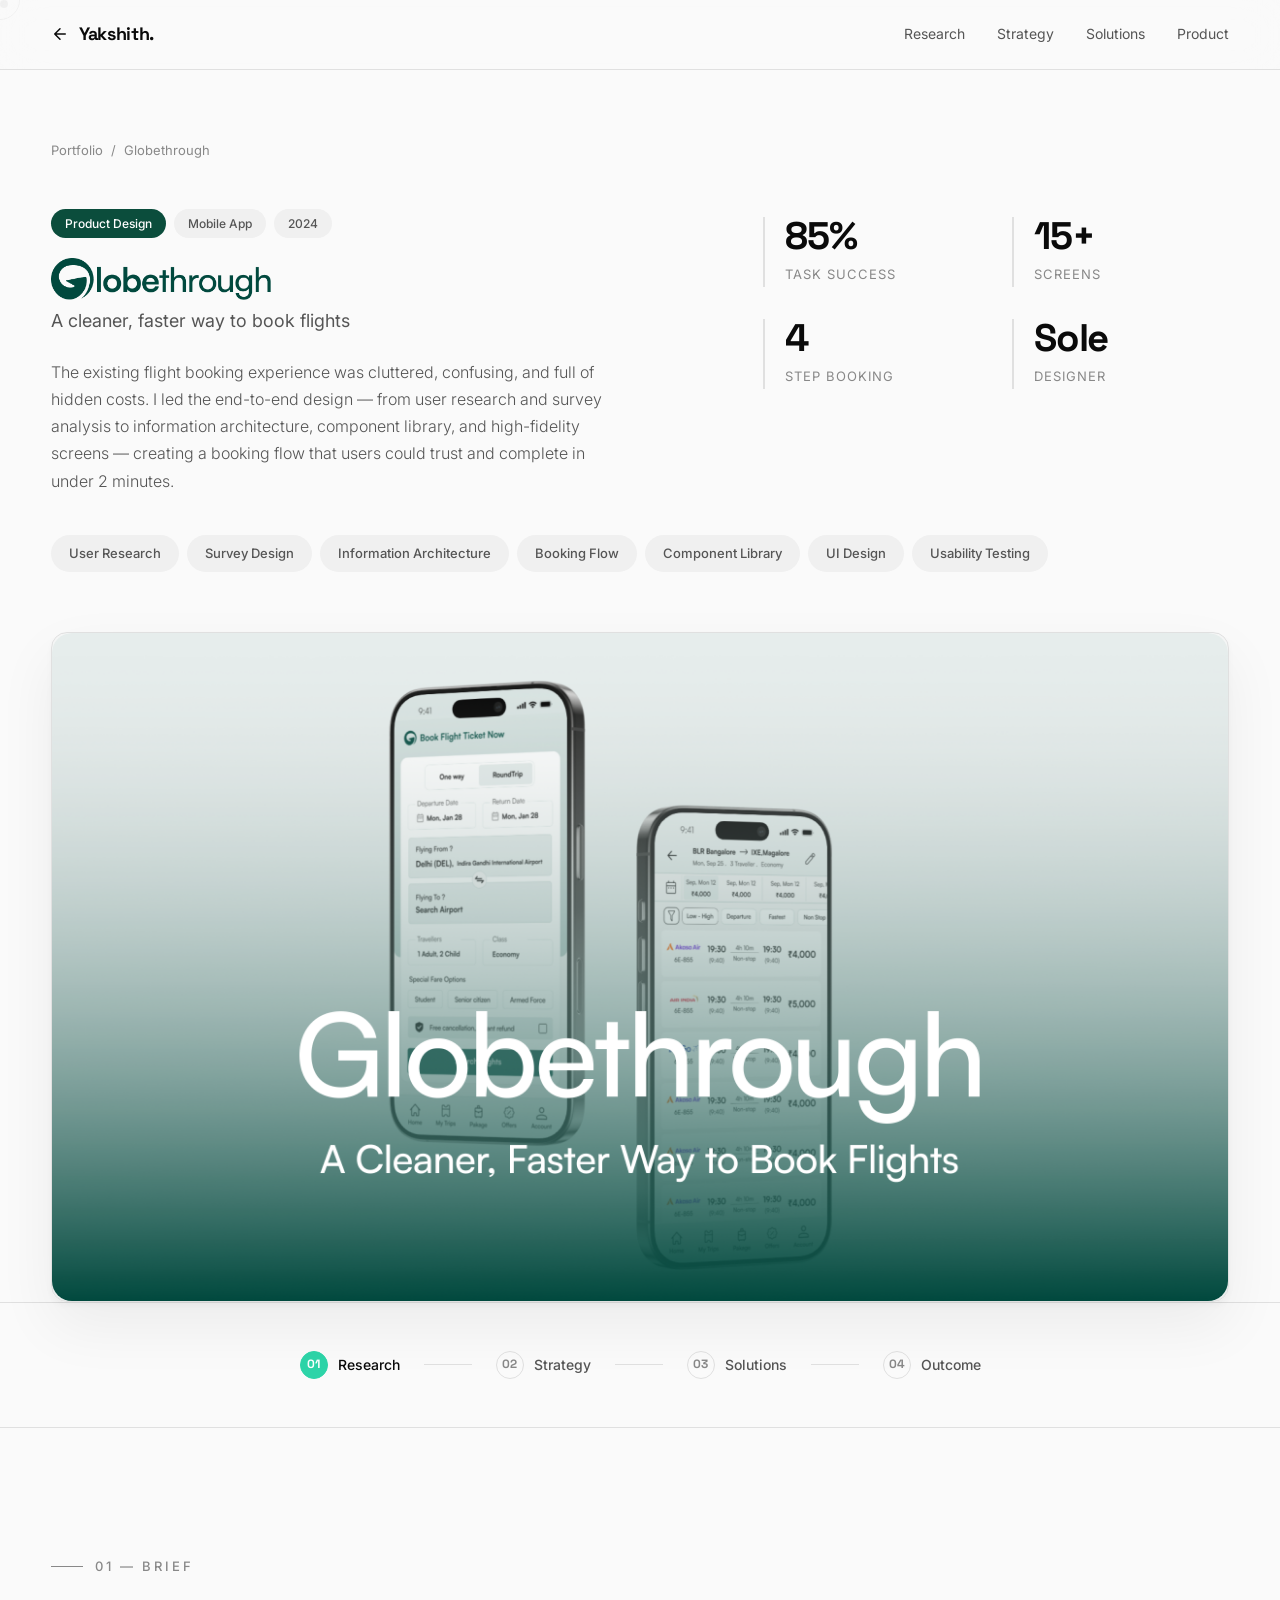
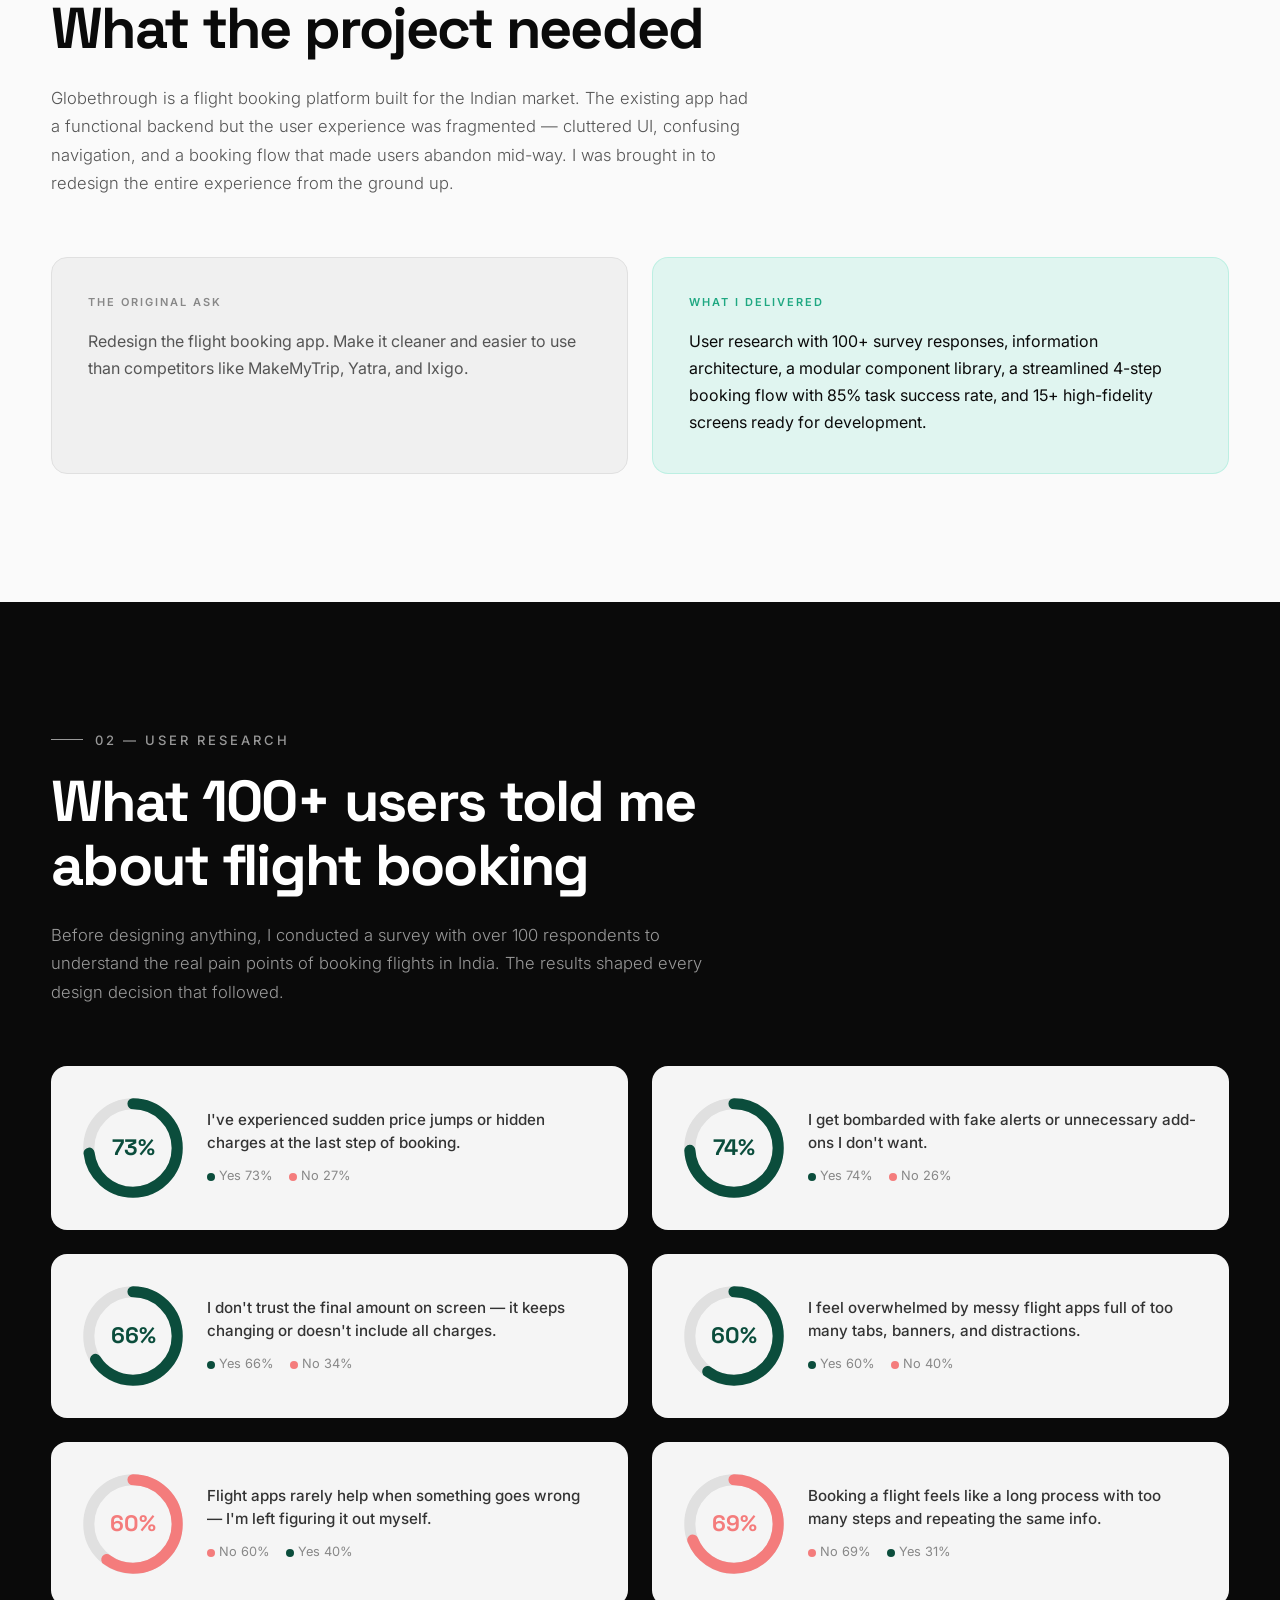
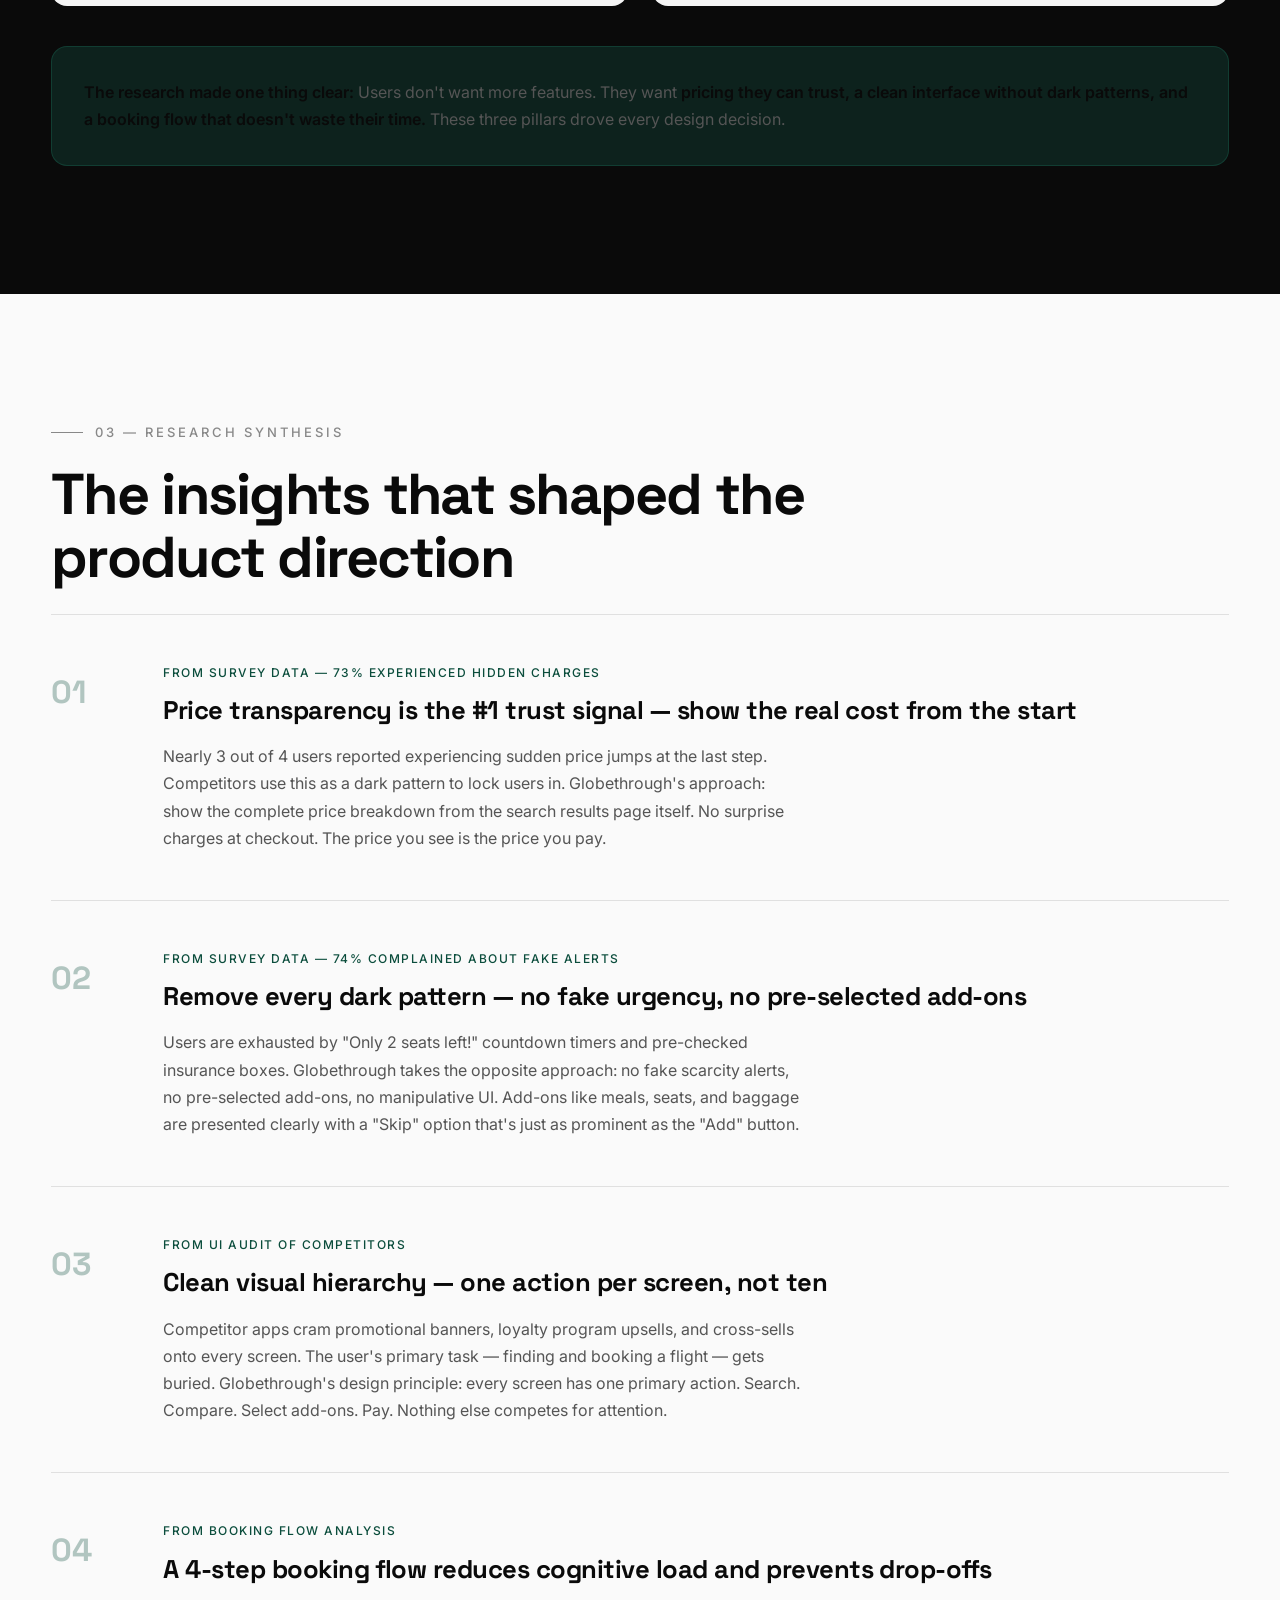
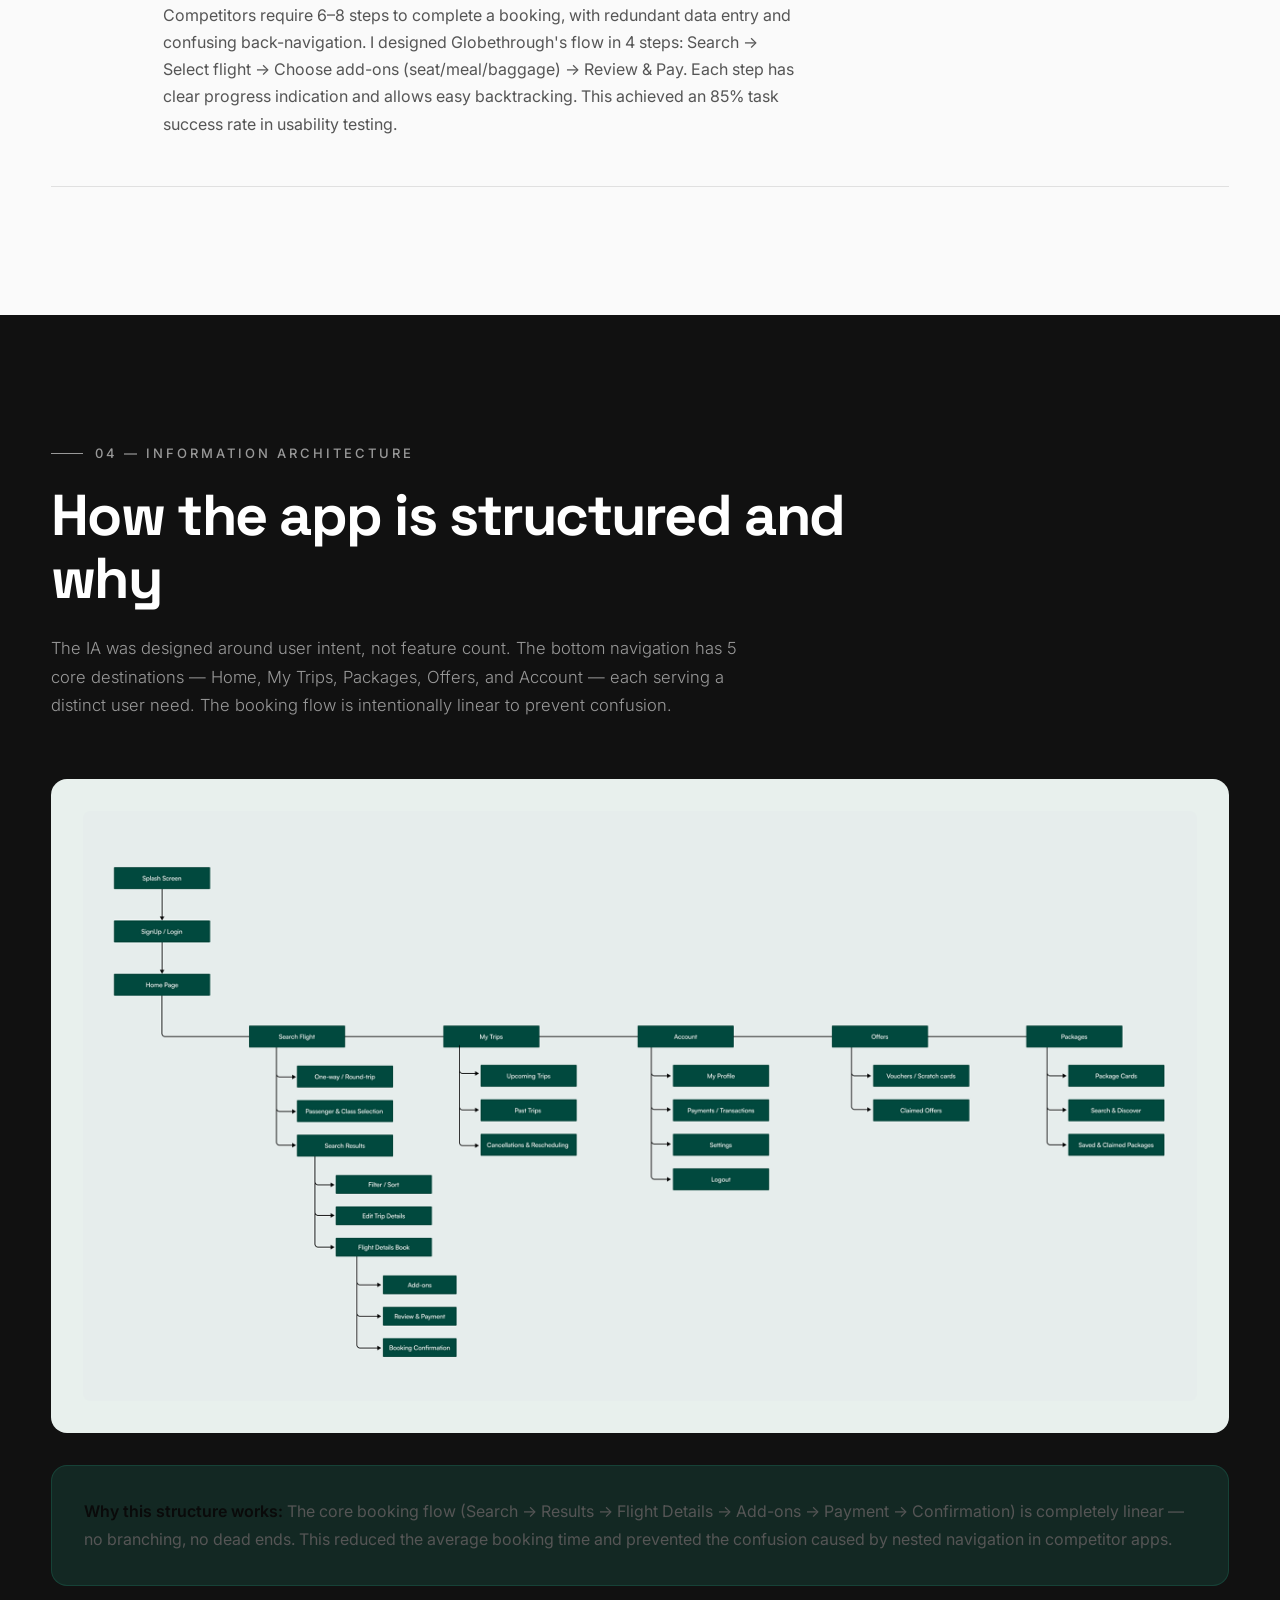
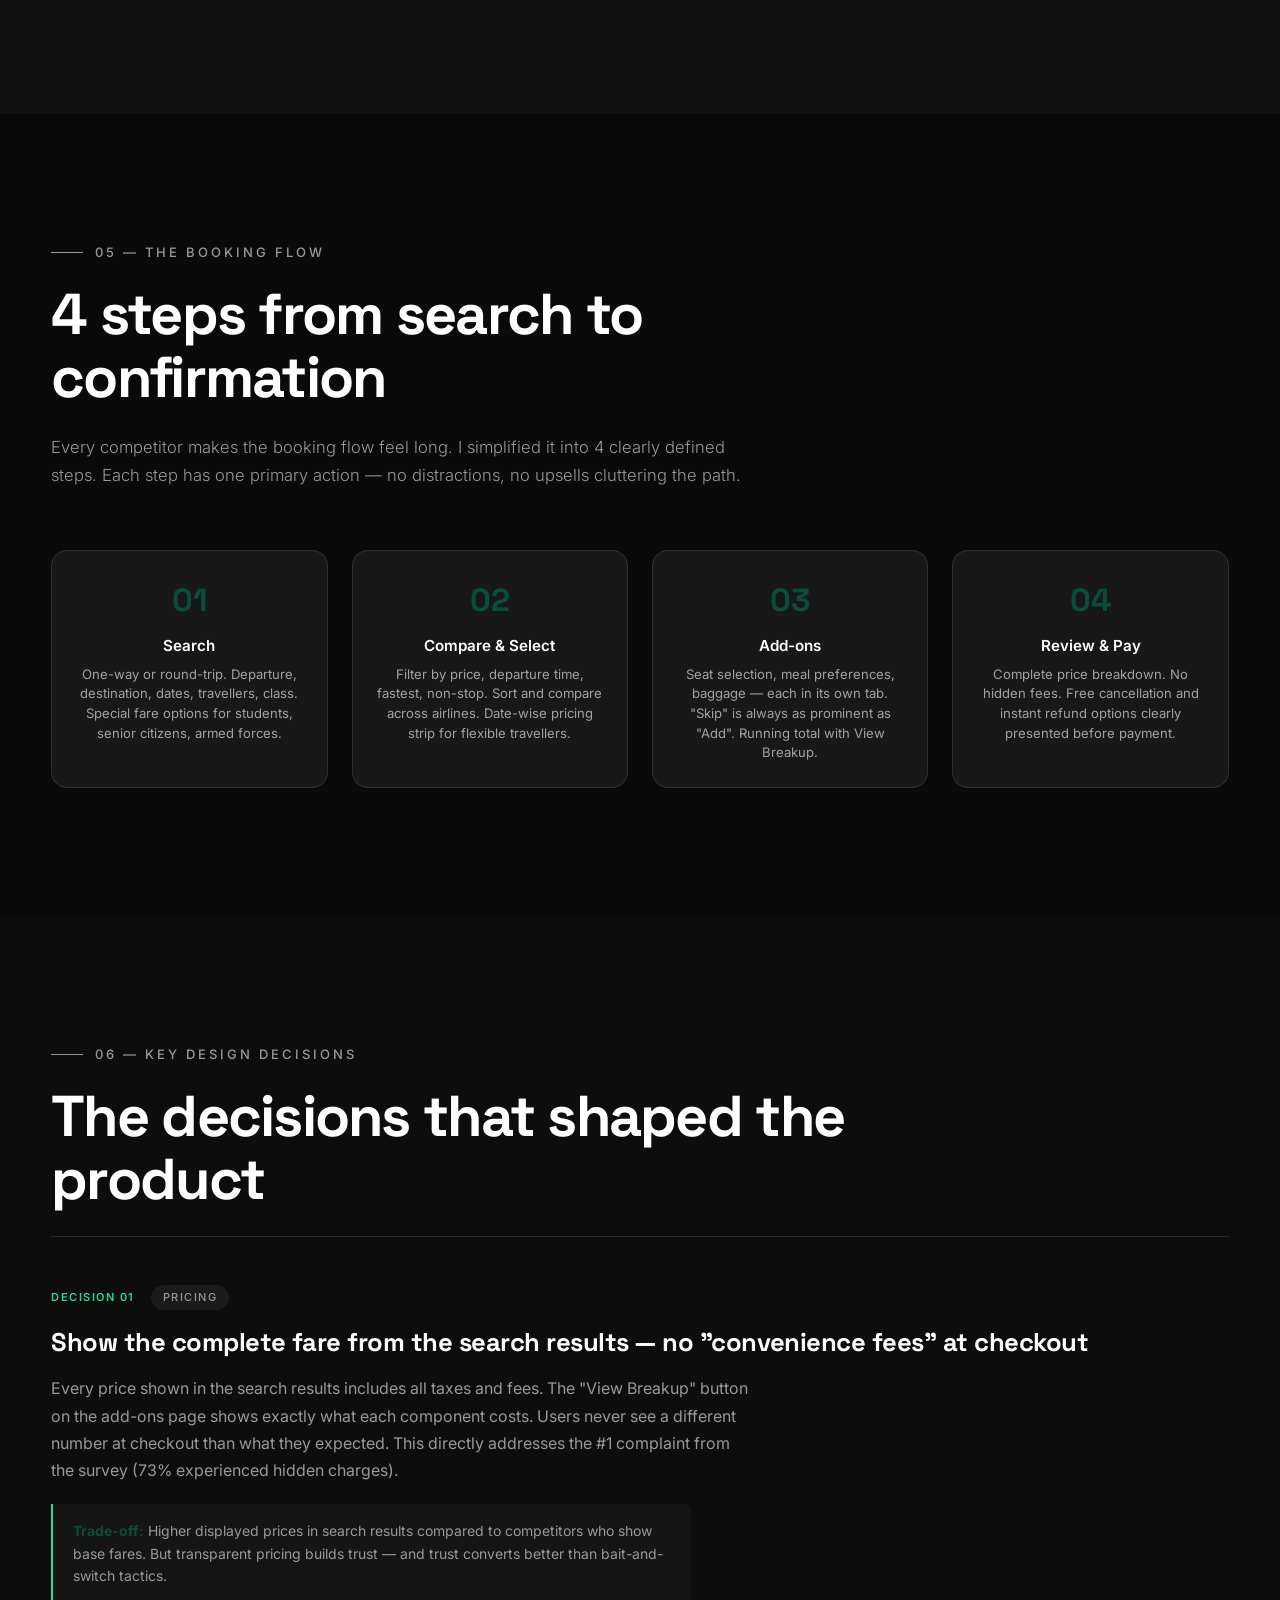
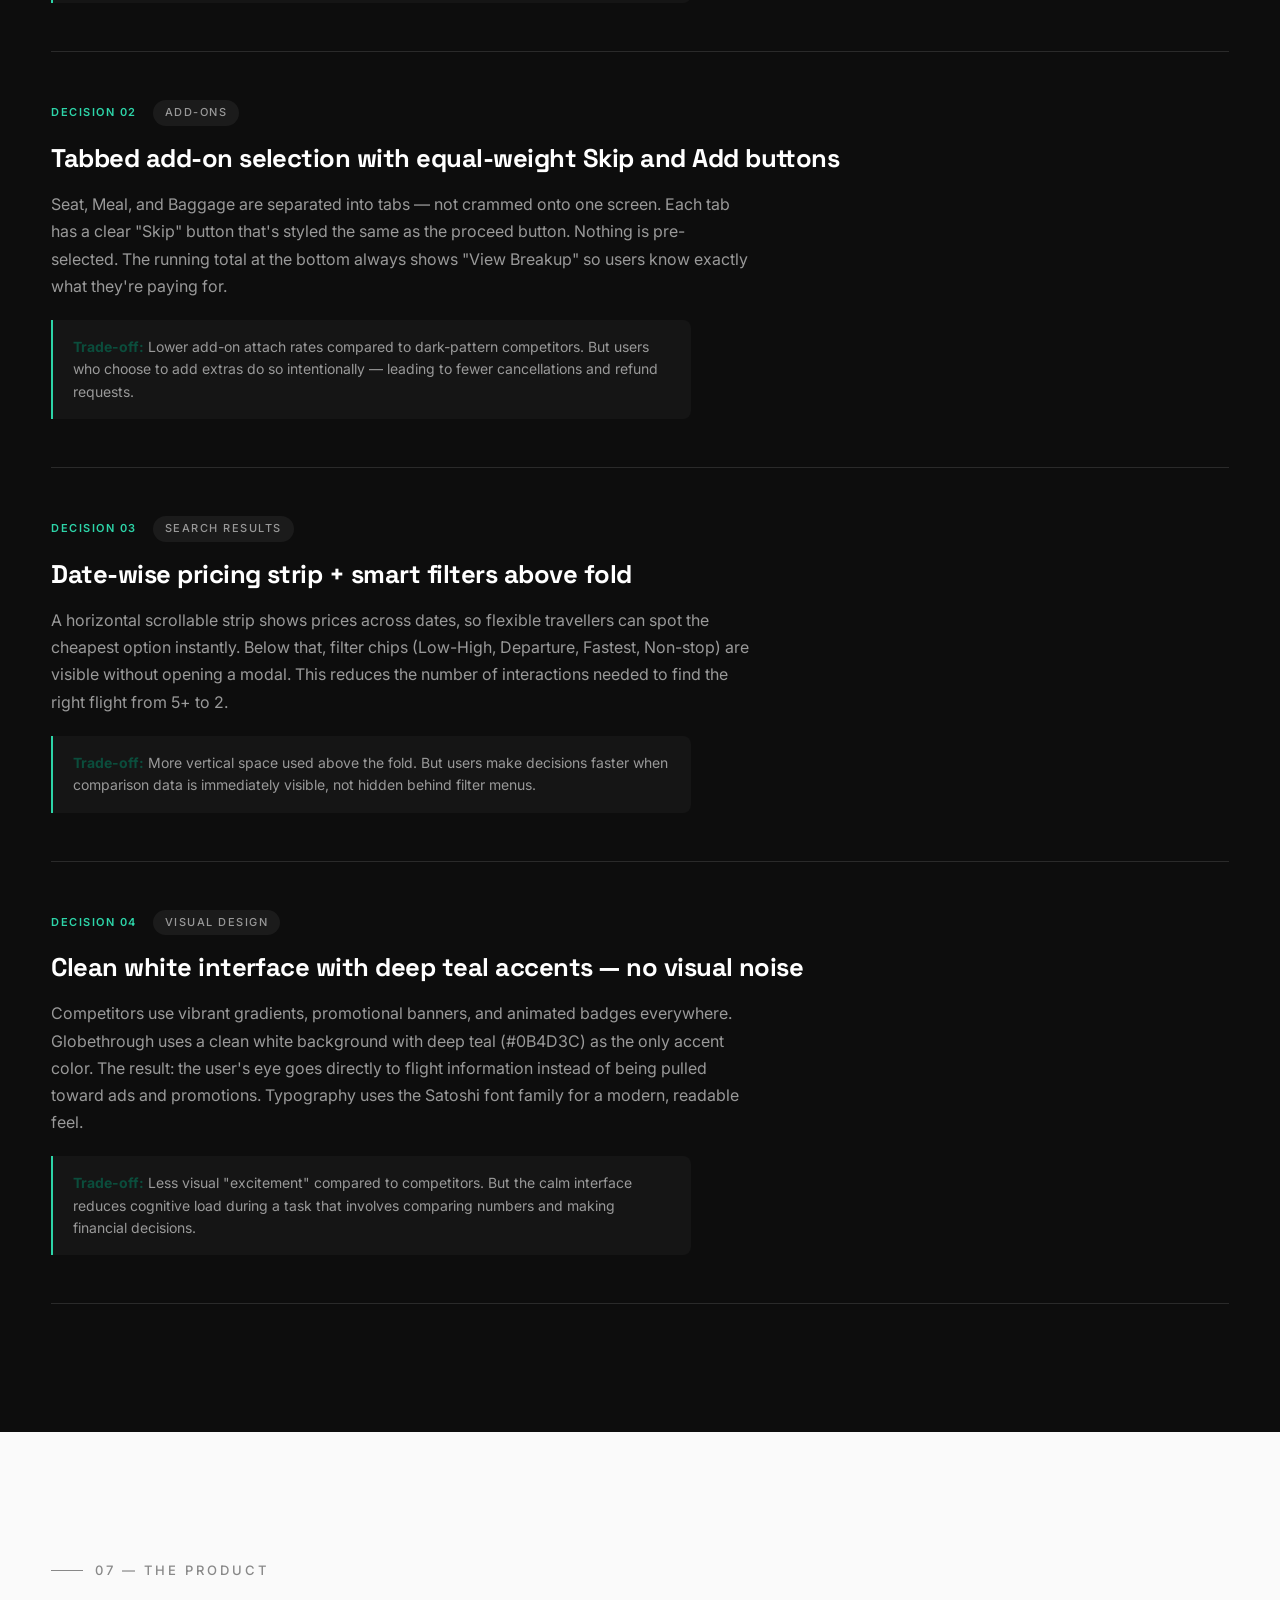
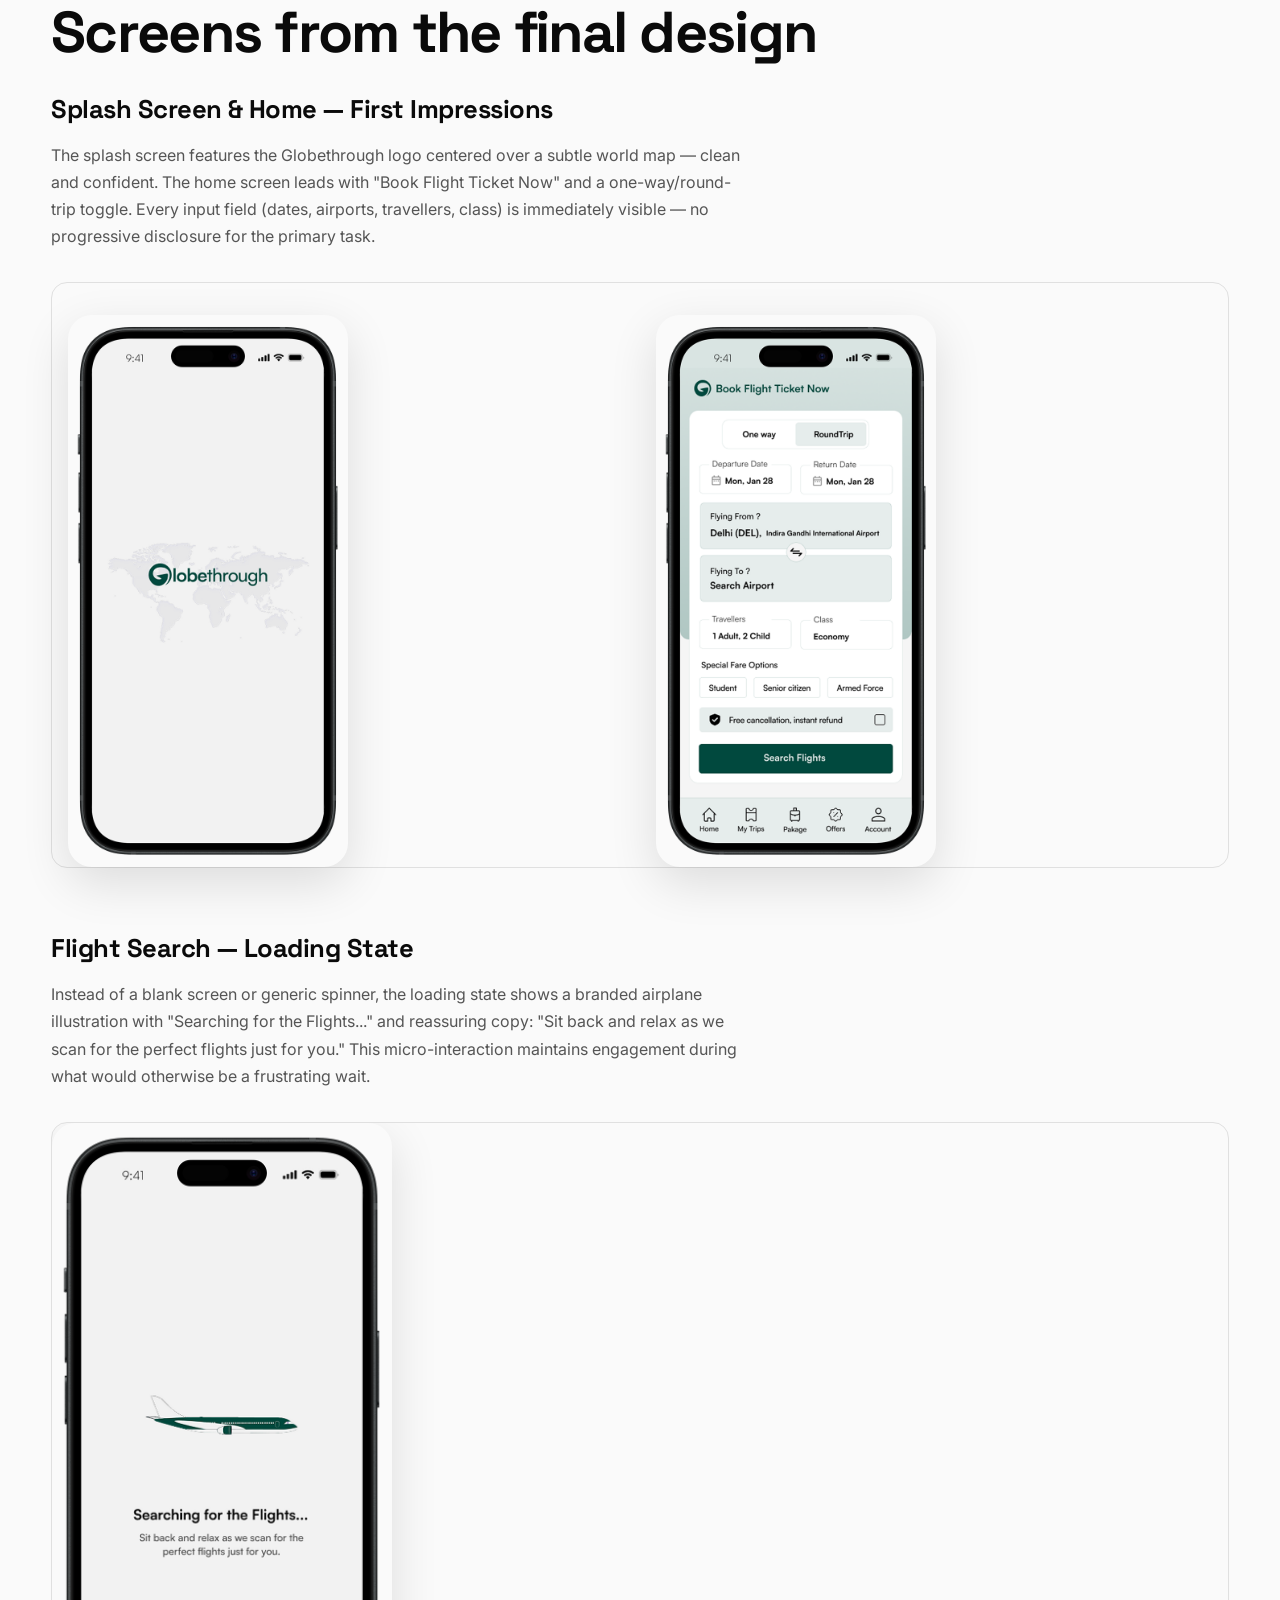
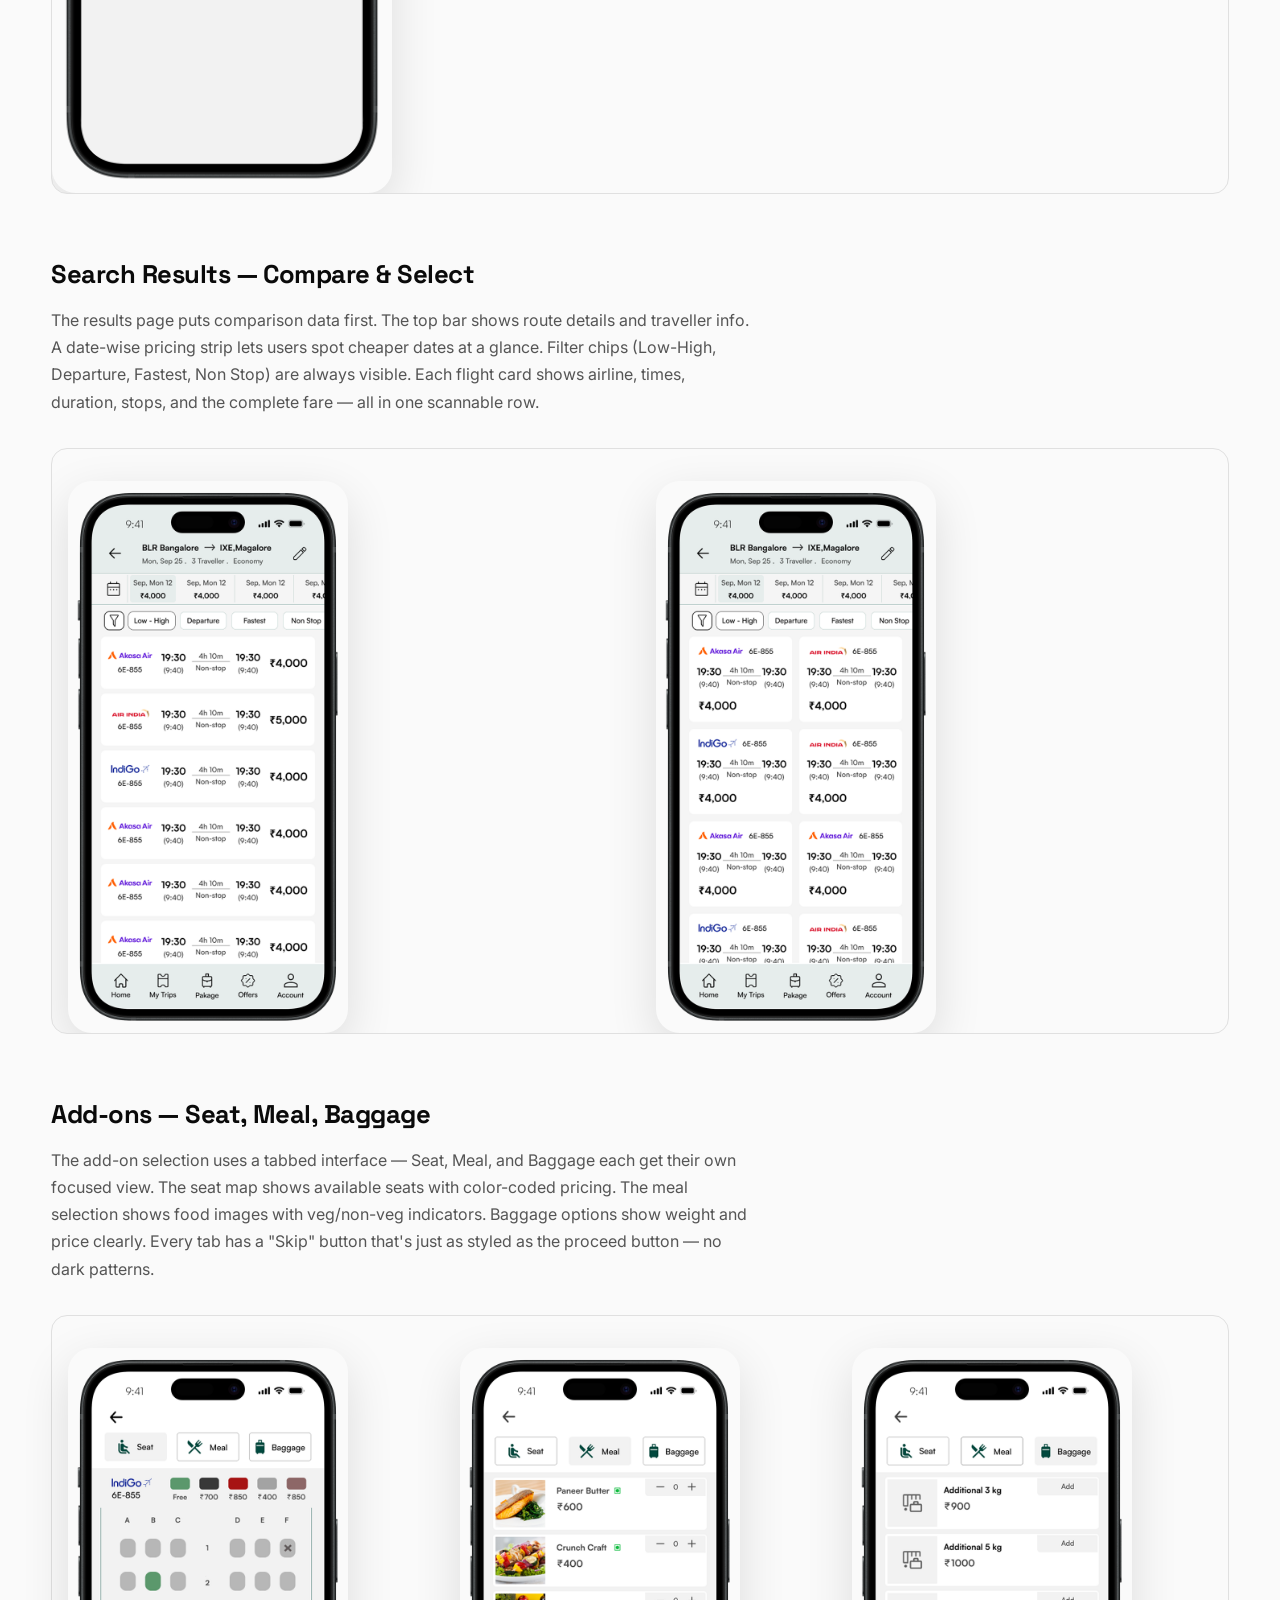
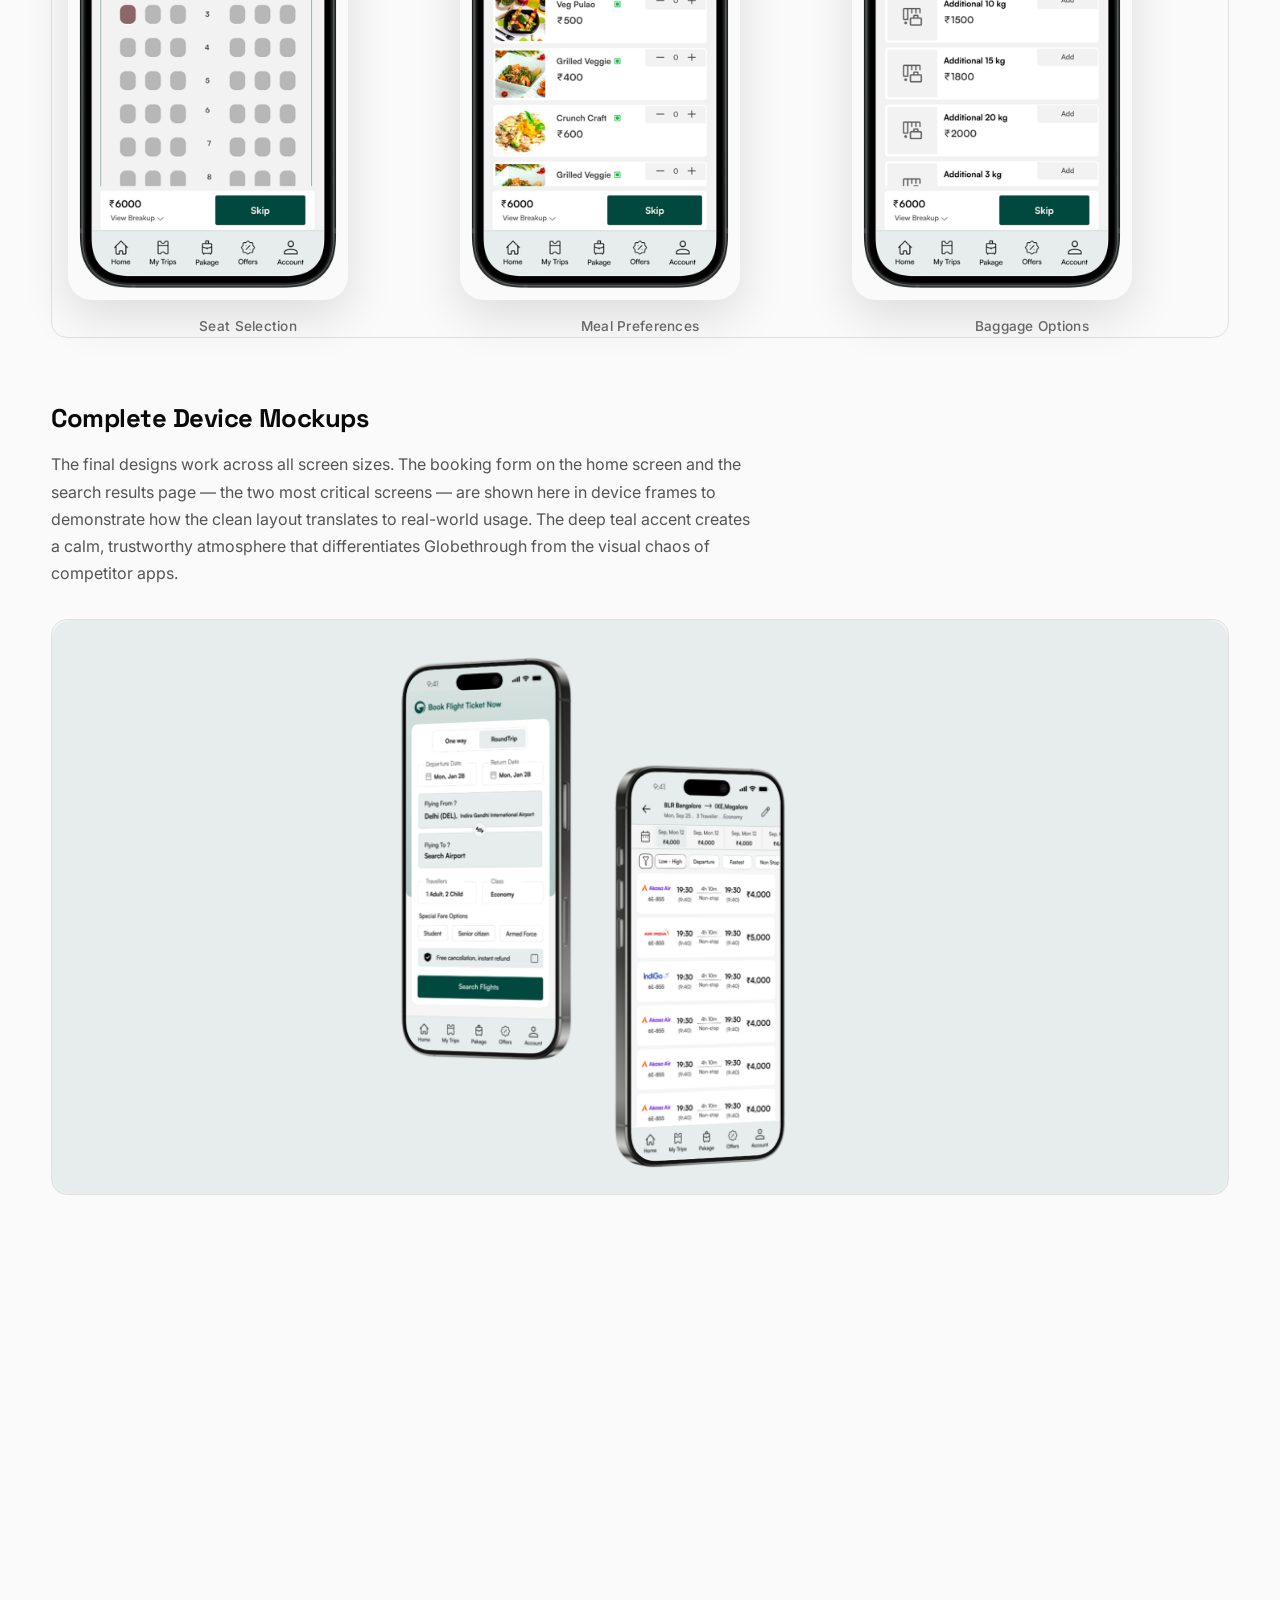
<file: globethrough.html>
<!DOCTYPE html>
<html lang="en">

<head>
  <meta charset="UTF-8">
  <meta name="viewport" content="width=device-width, initial-scale=1.0">
  <title>Globethrough — Case Study | Yakshith</title>
  <meta name="description"
    content="Globethrough case study — A cleaner, faster way to book flights. End-to-end UX redesign of a flight booking app with research-led decisions.">
  <meta name="keywords" content="Globethrough, Case Study, Product Design, Flight Booking, UX Design, Yakshith">
  <meta name="author" content="Yakshith">

  <link rel="preconnect" href="https://fonts.googleapis.com">
  <link rel="preconnect" href="https://fonts.gstatic.com" crossorigin>
  <link
    href="https://fonts.googleapis.com/css2?family=Inter:wght@300;400;500;600&family=Space+Grotesk:wght@400;500;600;700&display=swap"
    rel="stylesheet">

  <link rel="stylesheet" href="style.css">
  <style>
    /* ═══ GLOBETHROUGH-SPECIFIC OVERRIDES ═══ */
    .cs-hero__logo--gt {
      max-width: 220px;
      height: auto;
      margin-bottom: 0.5rem;
    }

    .cs-hero__title--hidden {
      display: none;
    }

    /* Globethrough brand color overrides */
    .gt-accent {
      color: #0B4D3C;
    }

    .cs-hero__tag--gt {
      background: #0B4D3C;
      color: #fff;
    }

    /* ═══ USER RESEARCH SURVEY — Custom Built Charts ═══ */
    .gt-survey {
      display: grid;
      grid-template-columns: repeat(2, 1fr);
      gap: 1.5rem;
      margin-top: 2.5rem;
    }

    @media (max-width: 768px) {
      .gt-survey {
        grid-template-columns: 1fr;
      }
    }

    .gt-survey__card {
      background: #f5f5f5;
      border-radius: 16px;
      padding: 2rem;
      display: flex;
      align-items: center;
      gap: 1.5rem;
      transition: transform 0.3s ease, box-shadow 0.3s ease;
      overflow: visible;
    }

    .gt-survey__card:hover {
      transform: translateY(-4px);
      box-shadow: 0 12px 32px rgba(0, 0, 0, 0.08);
    }

    .gt-survey__chart {
      flex-shrink: 0;
      width: 100px;
      height: 100px;
      position: relative;
      overflow: visible;
    }

    .gt-survey__chart svg {
      width: 100%;
      height: 100%;
      transform: rotate(-90deg);
      overflow: visible;
    }

    .gt-survey__chart-bg {
      fill: none;
      stroke: #e0e0e0;
      stroke-width: 4;
    }

    .gt-survey__chart-fill {
      fill: none;
      stroke-width: 4;
      stroke-linecap: round;
      transition: stroke-dashoffset 1.5s ease;
    }

    .gt-survey__chart-fill--yes {
      stroke: #0B4D3C;
    }

    .gt-survey__chart-fill--no {
      stroke: #F47C7C;
    }

    .gt-survey__pct {
      position: absolute;
      top: 50%;
      left: 50%;
      transform: translate(-50%, -50%);
      font-family: 'Space Grotesk', sans-serif;
      font-size: 1.4rem;
      font-weight: 700;
      color: #0B4D3C;
    }

    .gt-survey__info {
      flex: 1;
    }

    .gt-survey__question {
      font-size: 0.95rem;
      line-height: 1.5;
      color: #333;
      font-weight: 500;
    }

    .gt-survey__legend {
      display: flex;
      gap: 1rem;
      margin-top: 0.75rem;
      font-size: 0.8rem;
      color: #888;
    }

    .gt-survey__legend span {
      display: flex;
      align-items: center;
      gap: 4px;
    }

    .gt-survey__legend-dot {
      width: 8px;
      height: 8px;
      border-radius: 50%;
      display: inline-block;
    }

    .gt-survey__legend-dot--yes {
      background: #0B4D3C;
    }

    .gt-survey__legend-dot--no {
      background: #F47C7C;
    }

    /* ═══ MOBILE MOCKUP SHOWCASE ═══ */
    .gt-mockup-row {
      display: grid;
      grid-template-columns: repeat(3, 1fr);
      gap: 2rem;
      margin-top: 2rem;
      padding: 0 1rem;
      overflow: visible;
    }

    @media (max-width: 768px) {
      .gt-mockup-row {
        grid-template-columns: 1fr;
        gap: 1.5rem;
      }
    }

    .gt-mockup {
      text-align: center;
    }

    .gt-mockup img {
      width: 100%;
      max-width: 280px;
      border-radius: 24px;
      box-shadow: 0 16px 48px rgba(0, 0, 0, 0.12);
      transition: transform 0.4s ease, box-shadow 0.4s ease;
    }

    .gt-mockup img:hover {
      transform: translateY(-8px) scale(1.02);
      box-shadow: 0 24px 64px rgba(0, 0, 0, 0.18);
    }

    .gt-mockup__label {
      margin-top: 1rem;
      font-size: 0.85rem;
      font-weight: 500;
      color: #666;
      letter-spacing: 0.02em;
    }

    /* ═══ DUAL MOCKUP HERO IMAGE ═══ */
    .gt-hero-image {
      border-radius: 20px;
      overflow: hidden;
      box-shadow: 0 20px 60px rgba(11, 77, 60, 0.15);
    }

    .gt-hero-image img {
      width: 100%;
      display: block;
    }

    /* ═══ IA DIAGRAM ═══ */
    .gt-ia-image {
      margin-top: 2rem;
      border-radius: 16px;
      overflow: hidden;
      background: #e8f0ed;
      padding: 2rem;
    }

    .gt-ia-image img {
      width: 100%;
      display: block;
      border-radius: 8px;
    }

    /* ═══ ADD-ONS FLOW ═══ */
    .gt-addons-grid {
      display: grid;
      grid-template-columns: repeat(3, 1fr);
      gap: 2rem;
      margin-top: 2rem;
    }

    @media (max-width: 768px) {
      .gt-addons-grid {
        grid-template-columns: 1fr;
      }
    }

    .gt-addon-card {
      background: #f8f8f8;
      border-radius: 16px;
      padding: 1.5rem;
      text-align: center;
    }

    .gt-addon-card img {
      width: 100%;
      max-width: 260px;
      border-radius: 16px;
      box-shadow: 0 8px 24px rgba(0, 0, 0, 0.1);
      margin-bottom: 1rem;
    }

    .gt-addon-card h4 {
      font-size: 0.95rem;
      font-weight: 600;
      color: #1a1a1a;
    }

    .gt-addon-card p {
      font-size: 0.82rem;
      color: #888;
      margin-top: 0.3rem;
    }

    /* ═══ DESIGN SYSTEM SHOWCASE ═══ */
    .gt-ds-image {
      margin-top: 2rem;
      border-radius: 16px;
      overflow: hidden;
      background: #f5f5f5;
      padding: 2rem;
    }

    .gt-ds-image img {
      width: 100%;
      display: block;
      border-radius: 8px;
    }

    /* ═══ BOOKING FLOW STEPS ═══ */
    .gt-flow {
      display: grid;
      grid-template-columns: repeat(4, 1fr);
      gap: 1.5rem;
      margin-top: 2.5rem;
    }

    @media (max-width: 900px) {
      .gt-flow {
        grid-template-columns: repeat(2, 1fr);
      }
    }

    @media (max-width: 560px) {
      .gt-flow {
        grid-template-columns: 1fr;
      }
    }

    .gt-flow__step {
      background: rgba(255, 255, 255, 0.06);
      border: 1px solid rgba(255, 255, 255, 0.1);
      border-radius: 16px;
      padding: 1.5rem;
      text-align: center;
      transition: transform 0.3s ease, border-color 0.3s ease;
    }

    .gt-flow__step:hover {
      transform: translateY(-4px);
      border-color: #0B4D3C;
    }

    .gt-flow__step-num {
      font-family: 'Space Grotesk', sans-serif;
      font-size: 2rem;
      font-weight: 700;
      color: #0B4D3C;
      margin-bottom: 0.5rem;
    }

    .gt-flow__step-title {
      font-size: 0.95rem;
      font-weight: 600;
      color: #fff;
      margin-bottom: 0.4rem;
    }

    .gt-flow__step-desc {
      font-size: 0.82rem;
      color: rgba(255, 255, 255, 0.6);
      line-height: 1.5;
    }

    /* ═══ SCREEN PAIR — Side by Side Mockups ═══ */
    .gt-screen-pair {
      display: grid;
      grid-template-columns: 1fr 1fr;
      gap: 2rem;
      margin-top: 2rem;
      padding: 0 1rem;
      overflow: visible;
    }

    @media (max-width: 768px) {
      .gt-screen-pair {
        grid-template-columns: 1fr;
        padding: 0;
      }
    }

    .gt-screen-pair__item {
      text-align: center;
      overflow: visible;
    }

    .gt-screen-pair__item img {
      width: 100%;
      max-width: 280px;
      border-radius: 24px;
      box-shadow: 0 16px 48px rgba(0, 0, 0, 0.12);
    }
    /* ═══ CONTRAST FIX — Insights on light backgrounds ═══ */
    /* The shared .cs-insight styles assume dark bg. Override for light sections. */
    .cs-section:not(.cs-section--dark) .cs-insight {
      border-bottom: 1px solid var(--border-color);
    }
    .cs-section:not(.cs-section--dark) .cs-insight:first-child {
      border-top: 1px solid var(--border-color);
    }
    .cs-section:not(.cs-section--dark) .cs-insight__num {
      color: #0B4D3C;
      opacity: 0.3;
    }
    .cs-section:not(.cs-section--dark) .cs-insight__source {
      color: #0B4D3C;
    }
    .cs-section:not(.cs-section--dark) .cs-insight__content h3 {
      color: var(--text-primary);
    }
    .cs-section:not(.cs-section--dark) .cs-insight__content p {
      color: var(--text-secondary);
    }

    /* ═══ CONTRAST FIX — Decisions on dark backgrounds should stay accessible ═══ */
    .cs-section--dark .cs-decision__tradeoff strong {
      color: #0B4D3C;
    }
  </style>
</head>

<body class="cs-body">

  <!-- Page Loader -->
  <div class="page-loader" id="pageLoader">
    <span class="page-loader__text">Globethrough.</span>
  </div>

  <!-- Custom Cursor -->
  <div class="cursor-dot" id="cursorDot"></div>
  <div class="cursor-ring" id="cursorRing"></div>

  <!-- ═══ CASE STUDY NAV ═══ -->
  <nav class="cs-nav" id="nav">
    <div class="container">
      <div class="cs-nav__inner">
        <a href="index.html" class="cs-nav__back">
          <svg xmlns="http://www.w3.org/2000/svg" width="18" height="18" viewBox="0 0 24 24" fill="none"
            stroke="currentColor" stroke-width="2" stroke-linecap="round" stroke-linejoin="round">
            <path d="M19 12H5M12 19l-7-7 7-7" />
          </svg>
          Yakshith.
        </a>
        <div class="cs-nav__links">
          <a href="#research" class="cs-nav__link">Research</a>
          <a href="#strategy" class="cs-nav__link">Strategy</a>
          <a href="#solutions" class="cs-nav__link">Solutions</a>
          <a href="#product" class="cs-nav__link">Product</a>
        </div>
        <button class="nav__mobile-toggle" id="mobileToggle" aria-label="Toggle menu">
          <span></span><span></span><span></span>
        </button>
      </div>
    </div>
  </nav>

  <!-- Mobile Menu -->
  <div class="mobile-menu" id="mobileMenu">
    <a href="#research">Research</a>
    <a href="#strategy">Strategy</a>
    <a href="#solutions">Solutions</a>
    <a href="#product">Product</a>
    <a href="index.html" class="mobile-menu__resume">
      <svg xmlns="http://www.w3.org/2000/svg" width="20" height="20" viewBox="0 0 24 24" fill="none"
        stroke="currentColor" stroke-width="2" stroke-linecap="round" stroke-linejoin="round">
        <path d="M19 12H5M12 19l-7-7 7-7" />
      </svg>
      Back to Portfolio
    </a>
  </div>

  <!-- ═══ HERO ═══ -->
  <section class="cs-hero">
    <div class="container">
      <div class="cs-hero__breadcrumb reveal">
        <a href="index.html">Portfolio</a>
        <span>/</span>
        <span>Globethrough</span>
      </div>

      <div class="cs-hero__header">
        <div class="cs-hero__text">
          <div class="cs-hero__meta reveal">
            <span class="cs-hero__tag cs-hero__tag--gt">Product Design</span>
            <span class="cs-hero__tag">Mobile App</span>
            <span class="cs-hero__tag">2024</span>
          </div>
          <img src="assets/globethrough/logo.png" alt="Globethrough Logo"
            class="cs-hero__logo cs-hero__logo--gt reveal reveal-delay-1">
          <h1 class="cs-hero__title cs-hero__title--hidden">Globethrough</h1>
          <p class="cs-hero__subtitle reveal reveal-delay-2">A cleaner, faster way to book flights</p>
          <p class="cs-hero__desc reveal reveal-delay-3">
            The existing flight booking experience was cluttered, confusing, and full of hidden costs. I led the
            end-to-end design — from user research and survey analysis to information architecture, component library,
            and high-fidelity screens — creating a booking flow that users could trust and complete in under 2 minutes.
          </p>
        </div>
        <div class="cs-hero__stats reveal reveal-delay-2">
          <div class="cs-hero__stat">
            <span class="cs-hero__stat-value">85%</span>
            <span class="cs-hero__stat-label">Task Success</span>
          </div>
          <div class="cs-hero__stat">
            <span class="cs-hero__stat-value">15+</span>
            <span class="cs-hero__stat-label">Screens</span>
          </div>
          <div class="cs-hero__stat">
            <span class="cs-hero__stat-value">4</span>
            <span class="cs-hero__stat-label">Step Booking</span>
          </div>
          <div class="cs-hero__stat">
            <span class="cs-hero__stat-value">Sole</span>
            <span class="cs-hero__stat-label">Designer</span>
          </div>
        </div>
      </div>

      <div class="cs-hero__skills reveal reveal-delay-3">
        <span>User Research</span>
        <span>Survey Design</span>
        <span>Information Architecture</span>
        <span>Booking Flow</span>
        <span>Component Library</span>
        <span>UI Design</span>
        <span>Usability Testing</span>
      </div>

      <!-- Hero Image -->
      <div class="cs-hero__image reveal reveal-delay-4">
        <div class="gt-hero-image">
          <img src="assets/globethrough/hero-mockup.png" alt="Globethrough — Flight Booking App Mockups"
            loading="eager">
        </div>
      </div>
    </div>
  </section>

  <!-- ═══ PROCESS STRIP ═══ -->
  <section class="cs-process">
    <div class="container">
      <div class="cs-process__track">
        <div class="cs-process__step cs-process__step--active">
          <span class="cs-process__num">01</span>
          <span class="cs-process__name">Research</span>
        </div>
        <div class="cs-process__line"></div>
        <div class="cs-process__step">
          <span class="cs-process__num">02</span>
          <span class="cs-process__name">Strategy</span>
        </div>
        <div class="cs-process__line"></div>
        <div class="cs-process__step">
          <span class="cs-process__num">03</span>
          <span class="cs-process__name">Solutions</span>
        </div>
        <div class="cs-process__line"></div>
        <div class="cs-process__step">
          <span class="cs-process__num">04</span>
          <span class="cs-process__name">Outcome</span>
        </div>
      </div>
    </div>
  </section>

  <!-- ═══ 01 — BRIEF ═══ -->
  <section class="cs-section" id="brief">
    <div class="container">
      <div class="cs-section__label reveal">01 — Brief</div>
      <h2 class="cs-section__title reveal reveal-delay-1">What the project needed</h2>
      <p class="cs-section__intro reveal reveal-delay-2">
        Globethrough is a flight booking platform built for the Indian market. The existing app had a functional backend
        but the user experience was fragmented — cluttered UI, confusing navigation, and a booking flow that made users
        abandon mid-way. I was brought in to redesign the entire experience from the ground up.
      </p>

      <div class="cs-brief__grid reveal">
        <div class="cs-brief__card">
          <span class="cs-brief__card-label">The original ask</span>
          <p>Redesign the flight booking app. Make it cleaner and easier to use than competitors like MakeMyTrip, Yatra,
            and Ixigo.</p>
        </div>
        <div class="cs-brief__card cs-brief__card--accent">
          <span class="cs-brief__card-label">What I delivered</span>
          <p>User research with 100+ survey responses, information architecture, a modular component library, a
            streamlined 4-step booking flow with 85% task success rate, and 15+ high-fidelity screens ready for
            development.</p>
        </div>
      </div>
    </div>
  </section>

  <!-- ═══ 02 — USER RESEARCH ═══ -->
  <section class="cs-section cs-section--dark" id="research">
    <div class="container">
      <div class="cs-section__label cs-section__label--light reveal">02 — User research</div>
      <h2 class="cs-section__title cs-section__title--light reveal reveal-delay-1">What 100+ users told me about flight
        booking</h2>
      <p class="cs-section__intro cs-section__intro--light reveal reveal-delay-2">
        Before designing anything, I conducted a survey with over 100 respondents to understand the real pain points of
        booking flights in India. The results shaped every design decision that followed.
      </p>

      <!-- Custom-Built Survey Results -->
      <div class="gt-survey reveal">
        <!-- Card 1 -->
        <div class="gt-survey__card">
          <div class="gt-survey__chart">
            <svg viewBox="0 0 36 36">
              <circle class="gt-survey__chart-bg" cx="18" cy="18" r="15.915" />
              <circle class="gt-survey__chart-fill gt-survey__chart-fill--yes" cx="18" cy="18" r="15.915"
                stroke-dasharray="73 27" />
            </svg>
            <span class="gt-survey__pct">73%</span>
          </div>
          <div class="gt-survey__info">
            <p class="gt-survey__question">I've experienced sudden price jumps or hidden charges at the last step of
              booking.</p>
            <div class="gt-survey__legend">
              <span><span class="gt-survey__legend-dot gt-survey__legend-dot--yes"></span>Yes 73%</span>
              <span><span class="gt-survey__legend-dot gt-survey__legend-dot--no"></span>No 27%</span>
            </div>
          </div>
        </div>

        <!-- Card 2 -->
        <div class="gt-survey__card">
          <div class="gt-survey__chart">
            <svg viewBox="0 0 36 36">
              <circle class="gt-survey__chart-bg" cx="18" cy="18" r="15.915" />
              <circle class="gt-survey__chart-fill gt-survey__chart-fill--yes" cx="18" cy="18" r="15.915"
                stroke-dasharray="74 26" />
            </svg>
            <span class="gt-survey__pct">74%</span>
          </div>
          <div class="gt-survey__info">
            <p class="gt-survey__question">I get bombarded with fake alerts or unnecessary add-ons I don't want.</p>
            <div class="gt-survey__legend">
              <span><span class="gt-survey__legend-dot gt-survey__legend-dot--yes"></span>Yes 74%</span>
              <span><span class="gt-survey__legend-dot gt-survey__legend-dot--no"></span>No 26%</span>
            </div>
          </div>
        </div>

        <!-- Card 3 -->
        <div class="gt-survey__card">
          <div class="gt-survey__chart">
            <svg viewBox="0 0 36 36">
              <circle class="gt-survey__chart-bg" cx="18" cy="18" r="15.915" />
              <circle class="gt-survey__chart-fill gt-survey__chart-fill--yes" cx="18" cy="18" r="15.915"
                stroke-dasharray="66 34" />
            </svg>
            <span class="gt-survey__pct">66%</span>
          </div>
          <div class="gt-survey__info">
            <p class="gt-survey__question">I don't trust the final amount on screen — it keeps changing or doesn't
              include all charges.</p>
            <div class="gt-survey__legend">
              <span><span class="gt-survey__legend-dot gt-survey__legend-dot--yes"></span>Yes 66%</span>
              <span><span class="gt-survey__legend-dot gt-survey__legend-dot--no"></span>No 34%</span>
            </div>
          </div>
        </div>

        <!-- Card 4 -->
        <div class="gt-survey__card">
          <div class="gt-survey__chart">
            <svg viewBox="0 0 36 36">
              <circle class="gt-survey__chart-bg" cx="18" cy="18" r="15.915" />
              <circle class="gt-survey__chart-fill gt-survey__chart-fill--yes" cx="18" cy="18" r="15.915"
                stroke-dasharray="60 40" />
            </svg>
            <span class="gt-survey__pct">60%</span>
          </div>
          <div class="gt-survey__info">
            <p class="gt-survey__question">I feel overwhelmed by messy flight apps full of too many tabs, banners, and
              distractions.</p>
            <div class="gt-survey__legend">
              <span><span class="gt-survey__legend-dot gt-survey__legend-dot--yes"></span>Yes 60%</span>
              <span><span class="gt-survey__legend-dot gt-survey__legend-dot--no"></span>No 40%</span>
            </div>
          </div>
        </div>

        <!-- Card 5 -->
        <div class="gt-survey__card">
          <div class="gt-survey__chart">
            <svg viewBox="0 0 36 36">
              <circle class="gt-survey__chart-bg" cx="18" cy="18" r="15.915" />
              <circle class="gt-survey__chart-fill gt-survey__chart-fill--no" cx="18" cy="18" r="15.915"
                stroke-dasharray="60 40" />
            </svg>
            <span class="gt-survey__pct" style="color: #F47C7C;">60%</span>
          </div>
          <div class="gt-survey__info">
            <p class="gt-survey__question">Flight apps rarely help when something goes wrong — I'm left figuring it out
              myself.</p>
            <div class="gt-survey__legend">
              <span><span class="gt-survey__legend-dot gt-survey__legend-dot--no"></span>No 60%</span>
              <span><span class="gt-survey__legend-dot gt-survey__legend-dot--yes"></span>Yes 40%</span>
            </div>
          </div>
        </div>

        <!-- Card 6 -->
        <div class="gt-survey__card">
          <div class="gt-survey__chart">
            <svg viewBox="0 0 36 36">
              <circle class="gt-survey__chart-bg" cx="18" cy="18" r="15.915" />
              <circle class="gt-survey__chart-fill gt-survey__chart-fill--no" cx="18" cy="18" r="15.915"
                stroke-dasharray="69 31" />
            </svg>
            <span class="gt-survey__pct" style="color: #F47C7C;">69%</span>
          </div>
          <div class="gt-survey__info">
            <p class="gt-survey__question">Booking a flight feels like a long process with too many steps and repeating
              the same info.</p>
            <div class="gt-survey__legend">
              <span><span class="gt-survey__legend-dot gt-survey__legend-dot--no"></span>No 69%</span>
              <span><span class="gt-survey__legend-dot gt-survey__legend-dot--yes"></span>Yes 31%</span>
            </div>
          </div>
        </div>
      </div>

      <!-- Key takeaway -->
      <div class="cs-callout cs-callout--compact reveal" style="margin-top: 2.5rem;">
        <p class="cs-callout__text"><strong>The research made one thing clear:</strong> Users don't want more features.
          They want <strong>pricing they can trust, a clean interface without dark patterns, and a booking flow that
            doesn't waste their time.</strong> These three pillars drove every design decision.</p>
      </div>
    </div>
  </section>

  <!-- ═══ 03 — RESEARCH SYNTHESIS ═══ -->
  <section class="cs-section" id="strategy">
    <div class="container">
      <div class="cs-section__label reveal">03 — Research synthesis</div>
      <h2 class="cs-section__title reveal reveal-delay-1">The insights that shaped the product direction</h2>

      <div class="cs-insights__list">
        <div class="cs-insight reveal">
          <div class="cs-insight__num">01</div>
          <div class="cs-insight__content">
            <span class="cs-insight__source">From survey data — 73% experienced hidden charges</span>
            <h3>Price transparency is the #1 trust signal — show the real cost from the start</h3>
            <p>Nearly 3 out of 4 users reported experiencing sudden price jumps at the last step. Competitors use this
              as a dark pattern to lock users in. Globethrough's approach: show the complete price breakdown from the
              search results page itself. No surprise charges at checkout. The price you see is the price you pay.</p>
          </div>
        </div>

        <div class="cs-insight reveal">
          <div class="cs-insight__num">02</div>
          <div class="cs-insight__content">
            <span class="cs-insight__source">From survey data — 74% complained about fake alerts</span>
            <h3>Remove every dark pattern — no fake urgency, no pre-selected add-ons</h3>
            <p>Users are exhausted by "Only 2 seats left!" countdown timers and pre-checked insurance boxes.
              Globethrough takes the opposite approach: no fake scarcity alerts, no pre-selected add-ons, no
              manipulative UI. Add-ons like meals, seats, and baggage are presented clearly with a "Skip" option that's
              just as prominent as the "Add" button.</p>
          </div>
        </div>

        <div class="cs-insight reveal">
          <div class="cs-insight__num">03</div>
          <div class="cs-insight__content">
            <span class="cs-insight__source">From UI audit of competitors</span>
            <h3>Clean visual hierarchy — one action per screen, not ten</h3>
            <p>Competitor apps cram promotional banners, loyalty program upsells, and cross-sells onto every screen. The
              user's primary task — finding and booking a flight — gets buried. Globethrough's design principle: every
              screen has one primary action. Search. Compare. Select add-ons. Pay. Nothing else competes for attention.
            </p>
          </div>
        </div>

        <div class="cs-insight reveal">
          <div class="cs-insight__num">04</div>
          <div class="cs-insight__content">
            <span class="cs-insight__source">From booking flow analysis</span>
            <h3>A 4-step booking flow reduces cognitive load and prevents drop-offs</h3>
            <p>Competitors require 6–8 steps to complete a booking, with redundant data entry and confusing
              back-navigation. I designed Globethrough's flow in 4 steps: Search → Select flight → Choose add-ons
              (seat/meal/baggage) → Review & Pay. Each step has clear progress indication and allows easy backtracking.
              This achieved an 85% task success rate in usability testing.</p>
          </div>
        </div>
      </div>
    </div>
  </section>

  <!-- ═══ 04 — INFORMATION ARCHITECTURE ═══ -->
  <section class="cs-section cs-section--dark" style="background: #111;">
    <div class="container">
      <div class="cs-section__label cs-section__label--light reveal">04 — Information architecture</div>
      <h2 class="cs-section__title cs-section__title--light reveal reveal-delay-1">How the app is structured and why
      </h2>
      <p class="cs-section__intro cs-section__intro--light reveal reveal-delay-2">
        The IA was designed around user intent, not feature count. The bottom navigation has 5 core destinations — Home,
        My Trips, Packages, Offers, and Account — each serving a distinct user need. The booking flow is intentionally
        linear to prevent confusion.
      </p>

      <div class="gt-ia-image reveal">
        <img src="assets/globethrough/ia-diagram.png" alt="Globethrough — Information Architecture Diagram"
          loading="lazy">
      </div>

      <div class="cs-callout cs-callout--compact reveal" style="margin-top: 2rem;">
        <p class="cs-callout__text"><strong>Why this structure works:</strong> The core booking flow (Search → Results →
          Flight Details → Add-ons → Payment → Confirmation) is completely linear — no branching, no dead ends. This
          reduced the average booking time and prevented the confusion caused by nested navigation in competitor apps.
        </p>
      </div>
    </div>
  </section>

  <!-- ═══ 05 — THE BOOKING FLOW ═══ -->
  <section class="cs-section cs-section--dark" id="solutions" style="background: #0a0a0a;">
    <div class="container">
      <div class="cs-section__label cs-section__label--light reveal">05 — The booking flow</div>
      <h2 class="cs-section__title cs-section__title--light reveal reveal-delay-1">4 steps from search to confirmation
      </h2>
      <p class="cs-section__intro cs-section__intro--light reveal reveal-delay-2">
        Every competitor makes the booking flow feel long. I simplified it into 4 clearly defined steps. Each step has
        one primary action — no distractions, no upsells cluttering the path.
      </p>

      <div class="gt-flow reveal">
        <div class="gt-flow__step">
          <div class="gt-flow__step-num">01</div>
          <div class="gt-flow__step-title">Search</div>
          <div class="gt-flow__step-desc">One-way or round-trip. Departure, destination, dates, travellers, class.
            Special fare options for students, senior citizens, armed forces.</div>
        </div>
        <div class="gt-flow__step">
          <div class="gt-flow__step-num">02</div>
          <div class="gt-flow__step-title">Compare & Select</div>
          <div class="gt-flow__step-desc">Filter by price, departure time, fastest, non-stop. Sort and compare across
            airlines. Date-wise pricing strip for flexible travellers.</div>
        </div>
        <div class="gt-flow__step">
          <div class="gt-flow__step-num">03</div>
          <div class="gt-flow__step-title">Add-ons</div>
          <div class="gt-flow__step-desc">Seat selection, meal preferences, baggage — each in its own tab. "Skip" is
            always as prominent as "Add". Running total with View Breakup.</div>
        </div>
        <div class="gt-flow__step">
          <div class="gt-flow__step-num">04</div>
          <div class="gt-flow__step-title">Review & Pay</div>
          <div class="gt-flow__step-desc">Complete price breakdown. No hidden fees. Free cancellation and instant refund
            options clearly presented before payment.</div>
        </div>
      </div>
    </div>
  </section>

  <!-- ═══ 06 — KEY DESIGN DECISIONS ═══ -->
  <section class="cs-section cs-section--dark" style="background: #0d0d0d;">
    <div class="container">
      <div class="cs-section__label cs-section__label--light reveal">06 — Key design decisions</div>
      <h2 class="cs-section__title cs-section__title--light reveal reveal-delay-1">The decisions that shaped the product
      </h2>

      <div class="cs-decisions__list">
        <div class="cs-decision reveal">
          <div class="cs-decision__header">
            <span class="cs-decision__num">Decision 01</span>
            <span class="cs-decision__topic">Pricing</span>
          </div>
          <h3>Show the complete fare from the search results — no "convenience fees" at checkout</h3>
          <p>Every price shown in the search results includes all taxes and fees. The "View Breakup" button on the
            add-ons page shows exactly what each component costs. Users never see a different number at checkout than
            what they expected. This directly addresses the #1 complaint from the survey (73% experienced hidden
            charges).</p>
          <div class="cs-decision__tradeoff">
            <strong>Trade-off:</strong> Higher displayed prices in search results compared to competitors who show base
            fares. But transparent pricing builds trust — and trust converts better than bait-and-switch tactics.
          </div>
        </div>

        <div class="cs-decision reveal">
          <div class="cs-decision__header">
            <span class="cs-decision__num">Decision 02</span>
            <span class="cs-decision__topic">Add-ons</span>
          </div>
          <h3>Tabbed add-on selection with equal-weight Skip and Add buttons</h3>
          <p>Seat, Meal, and Baggage are separated into tabs — not crammed onto one screen. Each tab has a clear "Skip"
            button that's styled the same as the proceed button. Nothing is pre-selected. The running total at the
            bottom always shows "View Breakup" so users know exactly what they're paying for.</p>
          <div class="cs-decision__tradeoff">
            <strong>Trade-off:</strong> Lower add-on attach rates compared to dark-pattern competitors. But users who
            choose to add extras do so intentionally — leading to fewer cancellations and refund requests.
          </div>
        </div>

        <div class="cs-decision reveal">
          <div class="cs-decision__header">
            <span class="cs-decision__num">Decision 03</span>
            <span class="cs-decision__topic">Search Results</span>
          </div>
          <h3>Date-wise pricing strip + smart filters above fold</h3>
          <p>A horizontal scrollable strip shows prices across dates, so flexible travellers can spot the cheapest
            option instantly. Below that, filter chips (Low-High, Departure, Fastest, Non-stop) are visible without
            opening a modal. This reduces the number of interactions needed to find the right flight from 5+ to 2.</p>
          <div class="cs-decision__tradeoff">
            <strong>Trade-off:</strong> More vertical space used above the fold. But users make decisions faster when
            comparison data is immediately visible, not hidden behind filter menus.
          </div>
        </div>

        <div class="cs-decision reveal">
          <div class="cs-decision__header">
            <span class="cs-decision__num">Decision 04</span>
            <span class="cs-decision__topic">Visual Design</span>
          </div>
          <h3>Clean white interface with deep teal accents — no visual noise</h3>
          <p>Competitors use vibrant gradients, promotional banners, and animated badges everywhere. Globethrough uses a
            clean white background with deep teal (#0B4D3C) as the only accent color. The result: the user's eye goes
            directly to flight information instead of being pulled toward ads and promotions. Typography uses the
            Satoshi font family for a modern, readable feel.</p>
          <div class="cs-decision__tradeoff">
            <strong>Trade-off:</strong> Less visual "excitement" compared to competitors. But the calm interface reduces
            cognitive load during a task that involves comparing numbers and making financial decisions.
          </div>
        </div>
      </div>
    </div>
  </section>

  <!-- ═══ 07 — THE PRODUCT ═══ -->
  <section class="cs-section" id="product">
    <div class="container">
      <div class="cs-section__label reveal">07 — The product</div>
      <h2 class="cs-section__title reveal reveal-delay-1">Screens from the final design</h2>

      <!-- Screen 1: Splash + Home -->
      <div class="cs-screen reveal">
        <div class="cs-screen__info">
          <h3 class="cs-screen__title">Splash Screen & Home — First Impressions</h3>
          <p class="cs-screen__desc">The splash screen features the Globethrough logo centered over a subtle world map —
            clean and confident. The home screen leads with "Book Flight Ticket Now" and a one-way/round-trip toggle.
            Every input field (dates, airports, travellers, class) is immediately visible — no progressive disclosure
            for the primary task.</p>
        </div>
        <div class="cs-screen__image" style="overflow: visible;">
          <div class="gt-screen-pair">
            <div class="gt-screen-pair__item">
              <img src="assets/globethrough/screen-splash.png" alt="Globethrough Splash Screen" loading="lazy">
            </div>
            <div class="gt-screen-pair__item">
              <img src="assets/globethrough/screen-home.png" alt="Globethrough Home — Book Flight" loading="lazy">
            </div>
          </div>
        </div>
      </div>

      <!-- Screen 2: Search Loading -->
      <div class="cs-screen reveal">
        <div class="cs-screen__info">
          <h3 class="cs-screen__title">Flight Search — Loading State</h3>
          <p class="cs-screen__desc">Instead of a blank screen or generic spinner, the loading state shows a branded
            airplane illustration with "Searching for the Flights..." and reassuring copy: "Sit back and relax as we
            scan for the perfect flights just for you." This micro-interaction maintains engagement during what would
            otherwise be a frustrating wait.</p>
        </div>
        <div class="cs-screen__image">
          <div style="text-align: center;">
            <img src="assets/globethrough/screen-loading.png" alt="Globethrough Flight Search Loading" loading="lazy"
              style="max-width: 340px; border-radius: 24px; box-shadow: 0 16px 48px rgba(0,0,0,0.12);">
          </div>
        </div>
      </div>

      <!-- Screen 3: Search Results -->
      <div class="cs-screen reveal">
        <div class="cs-screen__info">
          <h3 class="cs-screen__title">Search Results — Compare & Select</h3>
          <p class="cs-screen__desc">The results page puts comparison data first. The top bar shows route details and
            traveller info. A date-wise pricing strip lets users spot cheaper dates at a glance. Filter chips (Low-High,
            Departure, Fastest, Non Stop) are always visible. Each flight card shows airline, times, duration, stops,
            and the complete fare — all in one scannable row.</p>
        </div>
        <div class="cs-screen__image">
          <div class="gt-screen-pair">
            <div class="gt-screen-pair__item">
              <img src="assets/globethrough/screen-search.png" alt="Globethrough Search Results — List View"
                loading="lazy">
            </div>
            <div class="gt-screen-pair__item">
              <img src="assets/globethrough/screen-flights.png" alt="Globethrough Search Results — Grid View"
                loading="lazy">
            </div>
          </div>
        </div>
      </div>

      <!-- Screen 4: Add-ons -->
      <div class="cs-screen reveal">
        <div class="cs-screen__info">
          <h3 class="cs-screen__title">Add-ons — Seat, Meal, Baggage</h3>
          <p class="cs-screen__desc">The add-on selection uses a tabbed interface — Seat, Meal, and Baggage each get
            their own focused view. The seat map shows available seats with color-coded pricing. The meal selection
            shows food images with veg/non-veg indicators. Baggage options show weight and price clearly. Every tab has
            a "Skip" button that's just as styled as the proceed button — no dark patterns.</p>
        </div>
        <div class="cs-screen__image" style="overflow: visible;">
          <div class="gt-mockup-row">
            <div class="gt-mockup">
              <img src="assets/globethrough/screen-seat.png" alt="Seat Selection" loading="lazy">
              <div class="gt-mockup__label">Seat Selection</div>
            </div>
            <div class="gt-mockup">
              <img src="assets/globethrough/screen-meal.png" alt="Meal Selection" loading="lazy">
              <div class="gt-mockup__label">Meal Preferences</div>
            </div>
            <div class="gt-mockup">
              <img src="assets/globethrough/screen-baggage.png" alt="Baggage Add-on" loading="lazy">
              <div class="gt-mockup__label">Baggage Options</div>
            </div>
          </div>
        </div>
      </div>

      <!-- Screen 5: Dual Mockup -->
      <div class="cs-screen reveal">
        <div class="cs-screen__info">
          <h3 class="cs-screen__title">Complete Device Mockups</h3>
          <p class="cs-screen__desc">The final designs work across all screen sizes. The booking form on the home screen
            and the search results page — the two most critical screens — are shown here in device frames to demonstrate
            how the clean layout translates to real-world usage. The deep teal accent creates a calm, trustworthy
            atmosphere that differentiates Globethrough from the visual chaos of competitor apps.</p>
        </div>
        <div class="cs-screen__image">
          <div class="gt-hero-image">
            <img src="assets/globethrough/screen-dual.png" alt="Globethrough — Complete Device Mockups" loading="lazy">
          </div>
        </div>
      </div>

      <!-- Screen 6: Design System -->
      <div class="cs-screen reveal">
        <div class="cs-screen__info">
          <h3 class="cs-screen__title">Design System — Component Library</h3>
          <p class="cs-screen__desc">A unified component library ensures consistency across every screen. The system
            includes button variants (primary filled, secondary outlined), typography scale (Satoshi font family at
            18/16/14px with defined weights), bottom navigation states, input fields with date pickers, search bars, and
            flight cards. Every component is documented with spacing and sizing specs for developer handoff.</p>
        </div>
        <div class="cs-screen__image">
          <div class="gt-ds-image">
            <img src="assets/globethrough/design-system.png" alt="Globethrough — Design System Components"
              loading="lazy">
          </div>
        </div>
      </div>
    </div>
  </section>

  <!-- ═══ 08 — OUTCOME ═══ -->
  <section class="cs-section cs-section--dark cs-outcome" id="outcome">
    <div class="container">
      <div class="cs-section__label cs-section__label--light reveal">08 — Outcome</div>
      <h2 class="cs-section__title cs-section__title--light reveal reveal-delay-1">What the redesign achieved</h2>
      <p class="cs-section__intro cs-section__intro--light reveal reveal-delay-2">
        The redesign transformed a cluttered, confusing booking experience into a clean, trustworthy flow. Every design
        decision was backed by real user data — not assumptions or industry trends.
      </p>

      <div class="cs-outcome__stats reveal">
        <div class="cs-outcome__stat">
          <span class="cs-outcome__stat-value">85%</span>
          <span class="cs-outcome__stat-label">Task success rate in usability testing — up from ~50% on the previous
            design</span>
        </div>
        <div class="cs-outcome__stat">
          <span class="cs-outcome__stat-value">15+</span>
          <span class="cs-outcome__stat-label">High-fidelity screens designed and ready for developer handoff</span>
        </div>
        <div class="cs-outcome__stat">
          <span class="cs-outcome__stat-value">4</span>
          <span class="cs-outcome__stat-label">Step booking flow — reduced from 6–8 steps in the original design</span>
        </div>
      </div>

      <div class="cs-outcome__results reveal">
        <div class="cs-outcome__result">
          <h3>From cluttered to clean</h3>
          <p>The original app tried to do everything on every screen — promotions, loyalty programs, cross-sells. The
            redesign gives each screen one job. Users can now search, compare, and book a flight without being
            distracted by content that doesn't serve their immediate task.</p>
        </div>
        <div class="cs-outcome__result">
          <h3>Research-led, not trend-led</h3>
          <p>Every decision — from the transparent pricing to the un-dark-patterned add-ons to the 4-step flow — came
            directly from what 100+ real users told us about their frustrations with existing flight booking apps. This
            isn't a redesign based on "what looks good" — it's based on what users actually need.</p>
        </div>
      </div>

      <div class="cs-outcome__quote reveal">
        <p>The app's job is to get you from "I need a flight" to "Booked" — cleanly, honestly, and fast.</p>
        <span>That was the core design principle. Every screen, every interaction, every design decision came back to
          this idea. No dark patterns. No hidden fees. Just a booking experience you can trust.</span>
      </div>
    </div>
  </section>

  <!-- ═══ NEXT PROJECT / CTA ═══ -->
  <section class="cs-next">
    <div class="container">
      <div class="cs-next__inner reveal">
        <span class="cs-next__label">Next project</span>
        <a href="novastyles.html" class="cs-next__link">
          NovaStyles — Interior Design Platform
          <svg xmlns="http://www.w3.org/2000/svg" width="24" height="24" viewBox="0 0 24 24" fill="none"
            stroke="currentColor" stroke-width="2" stroke-linecap="round" stroke-linejoin="round">
            <path d="M5 12h14M12 5l7 7-7 7" />
          </svg>
        </a>
      </div>
    </div>
  </section>

  <!-- ═══ FOOTER ═══ -->
  <footer class="footer">
    <div class="container">
      <span class="footer__text">© 2025 Yakshith. Designed with intention.</span>
      <a href="#" class="footer__back-top" onclick="window.scrollTo({top:0,behavior:'smooth'});return false;">
        Back to top
        <svg xmlns="http://www.w3.org/2000/svg" width="14" height="14" viewBox="0 0 24 24" fill="none"
          stroke="currentColor" stroke-width="2" stroke-linecap="round" stroke-linejoin="round">
          <path d="M12 19V5M5 12l7-7 7 7" />
        </svg>
      </a>
    </div>
  </footer>

  <script src="script.js"></script>
</body>

</html>
</file>
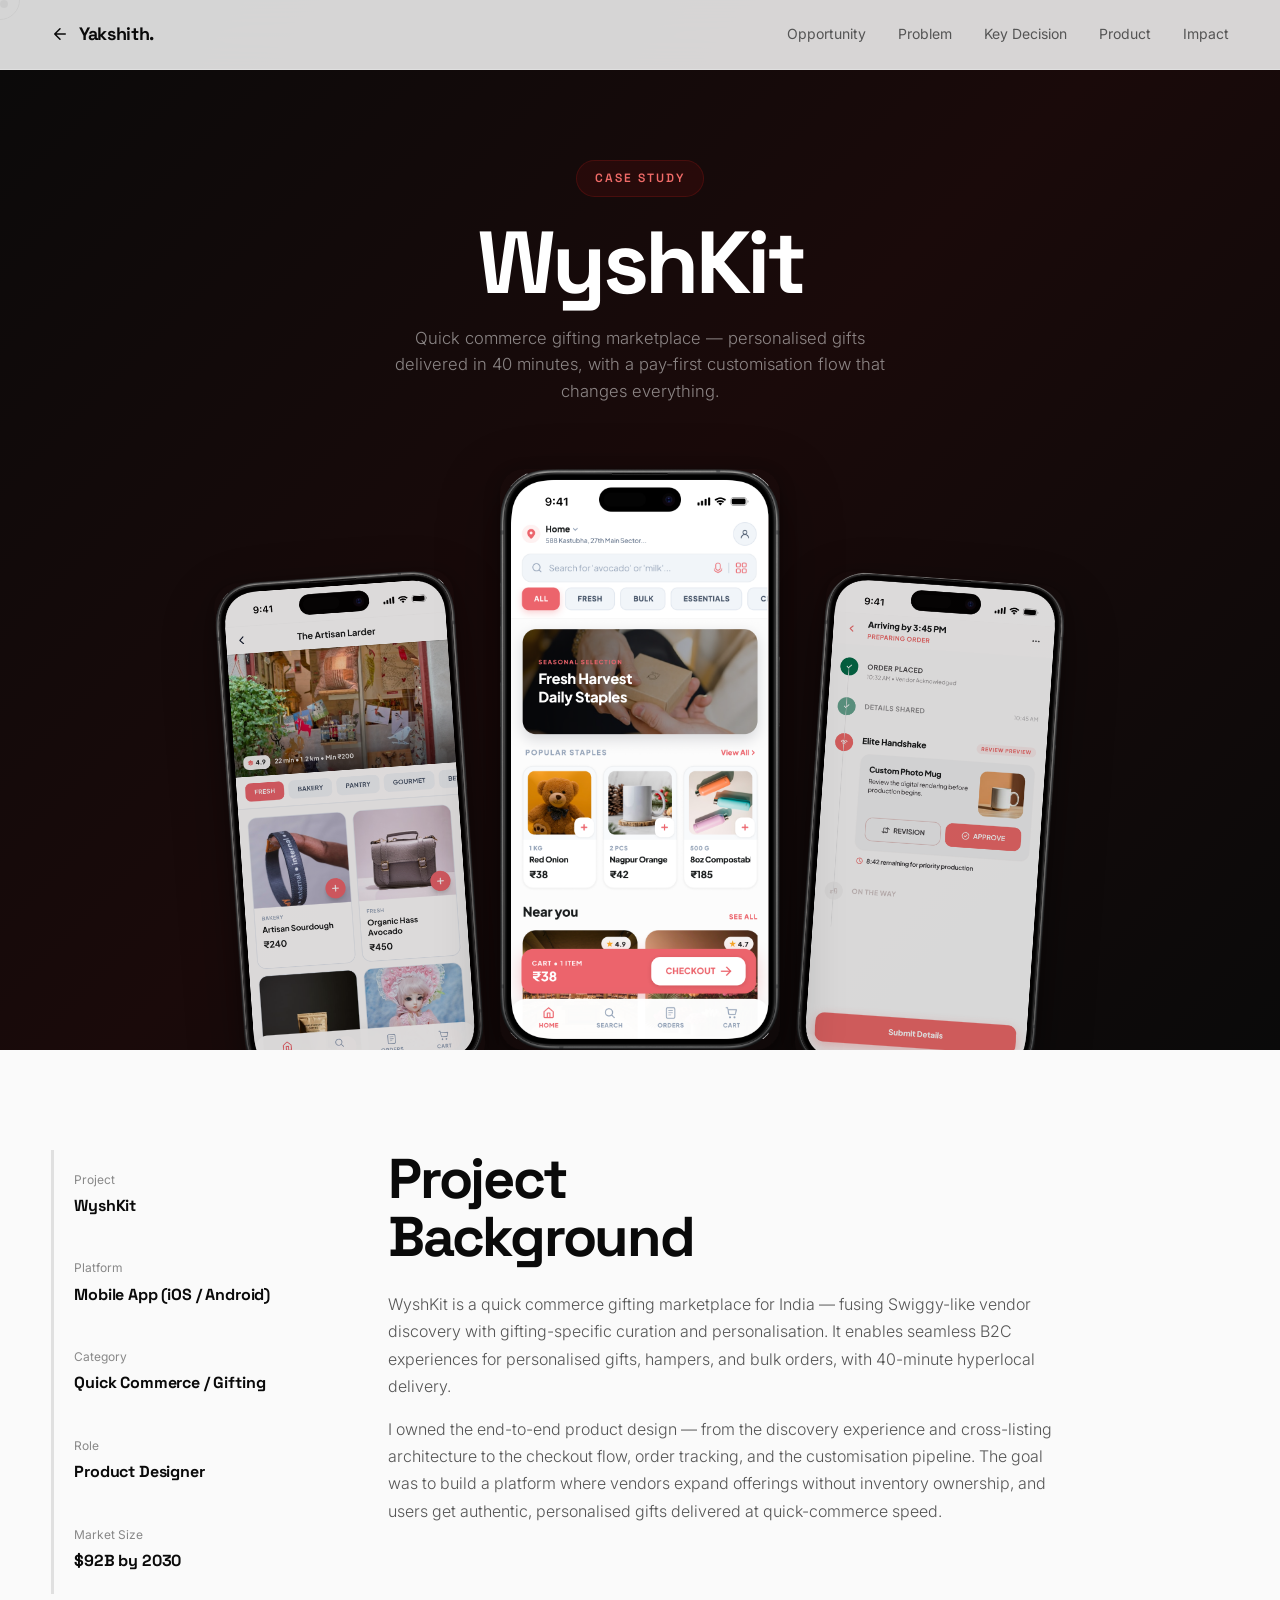
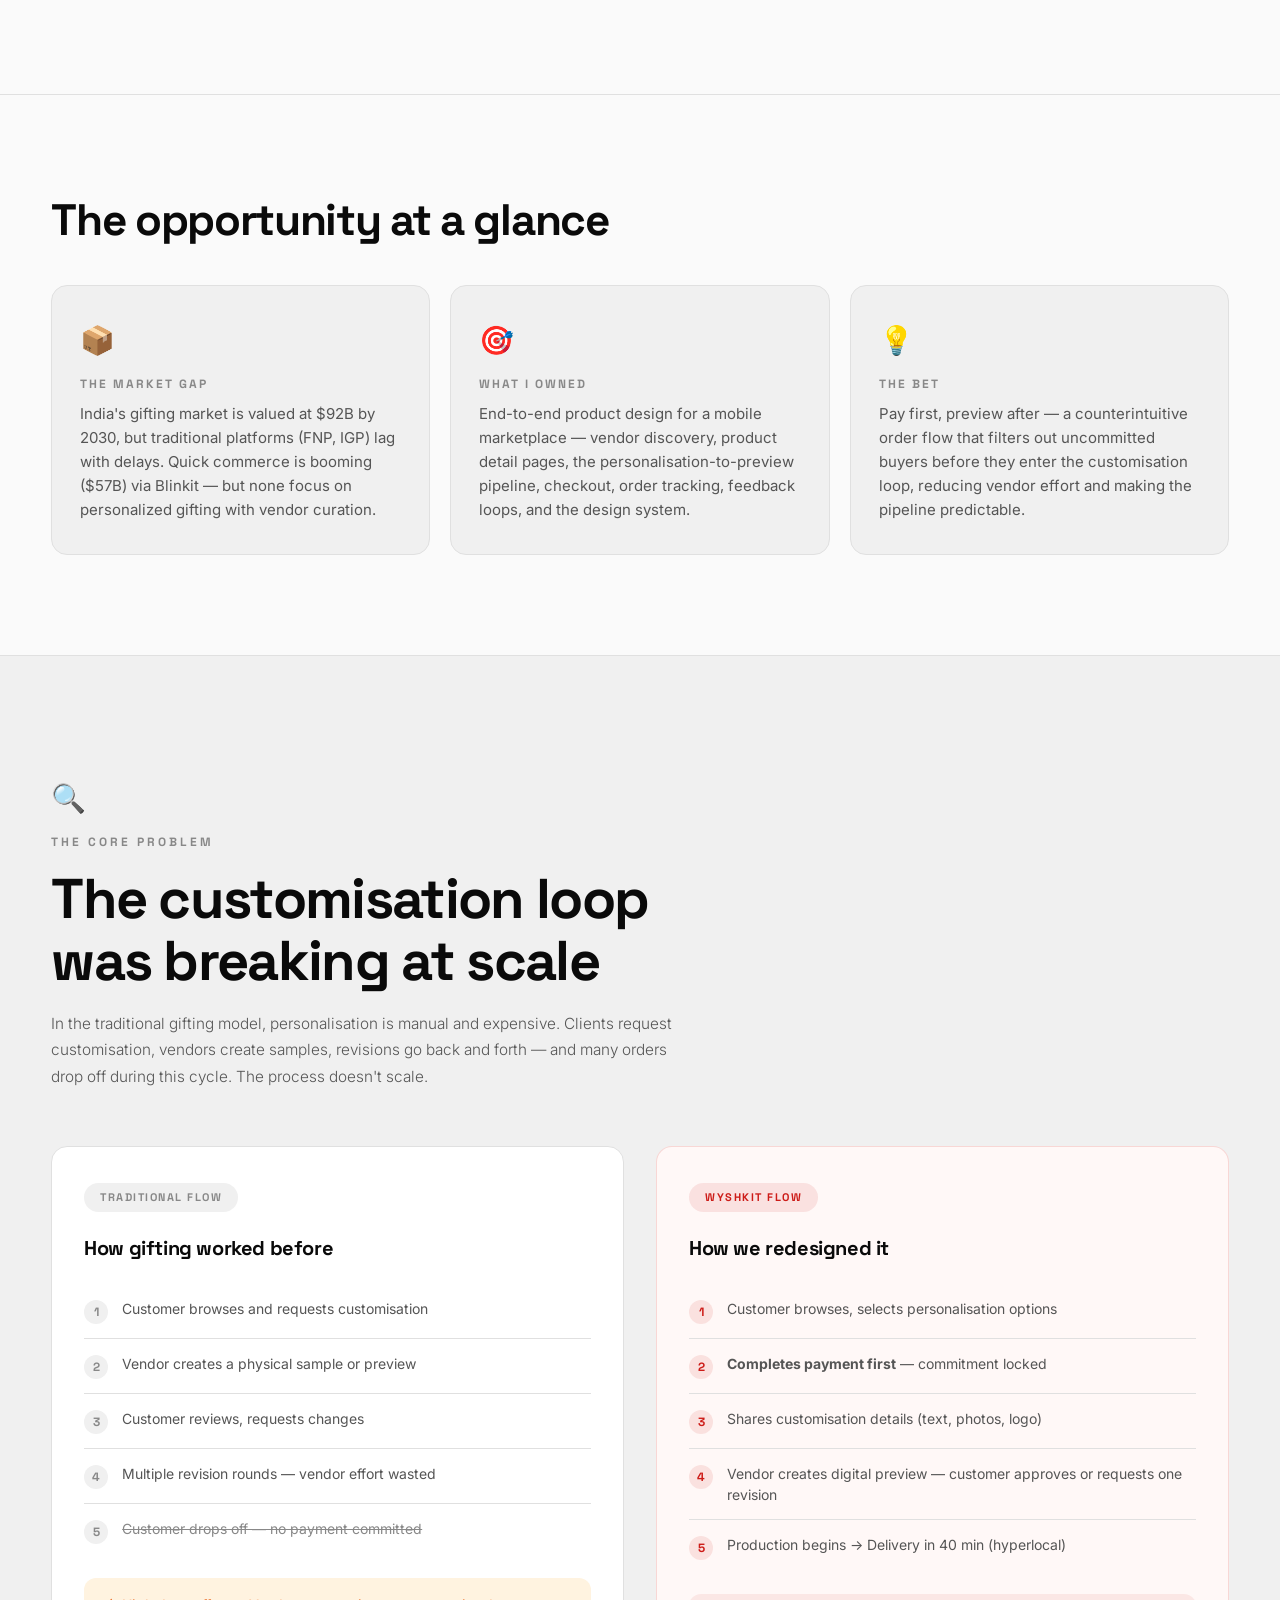
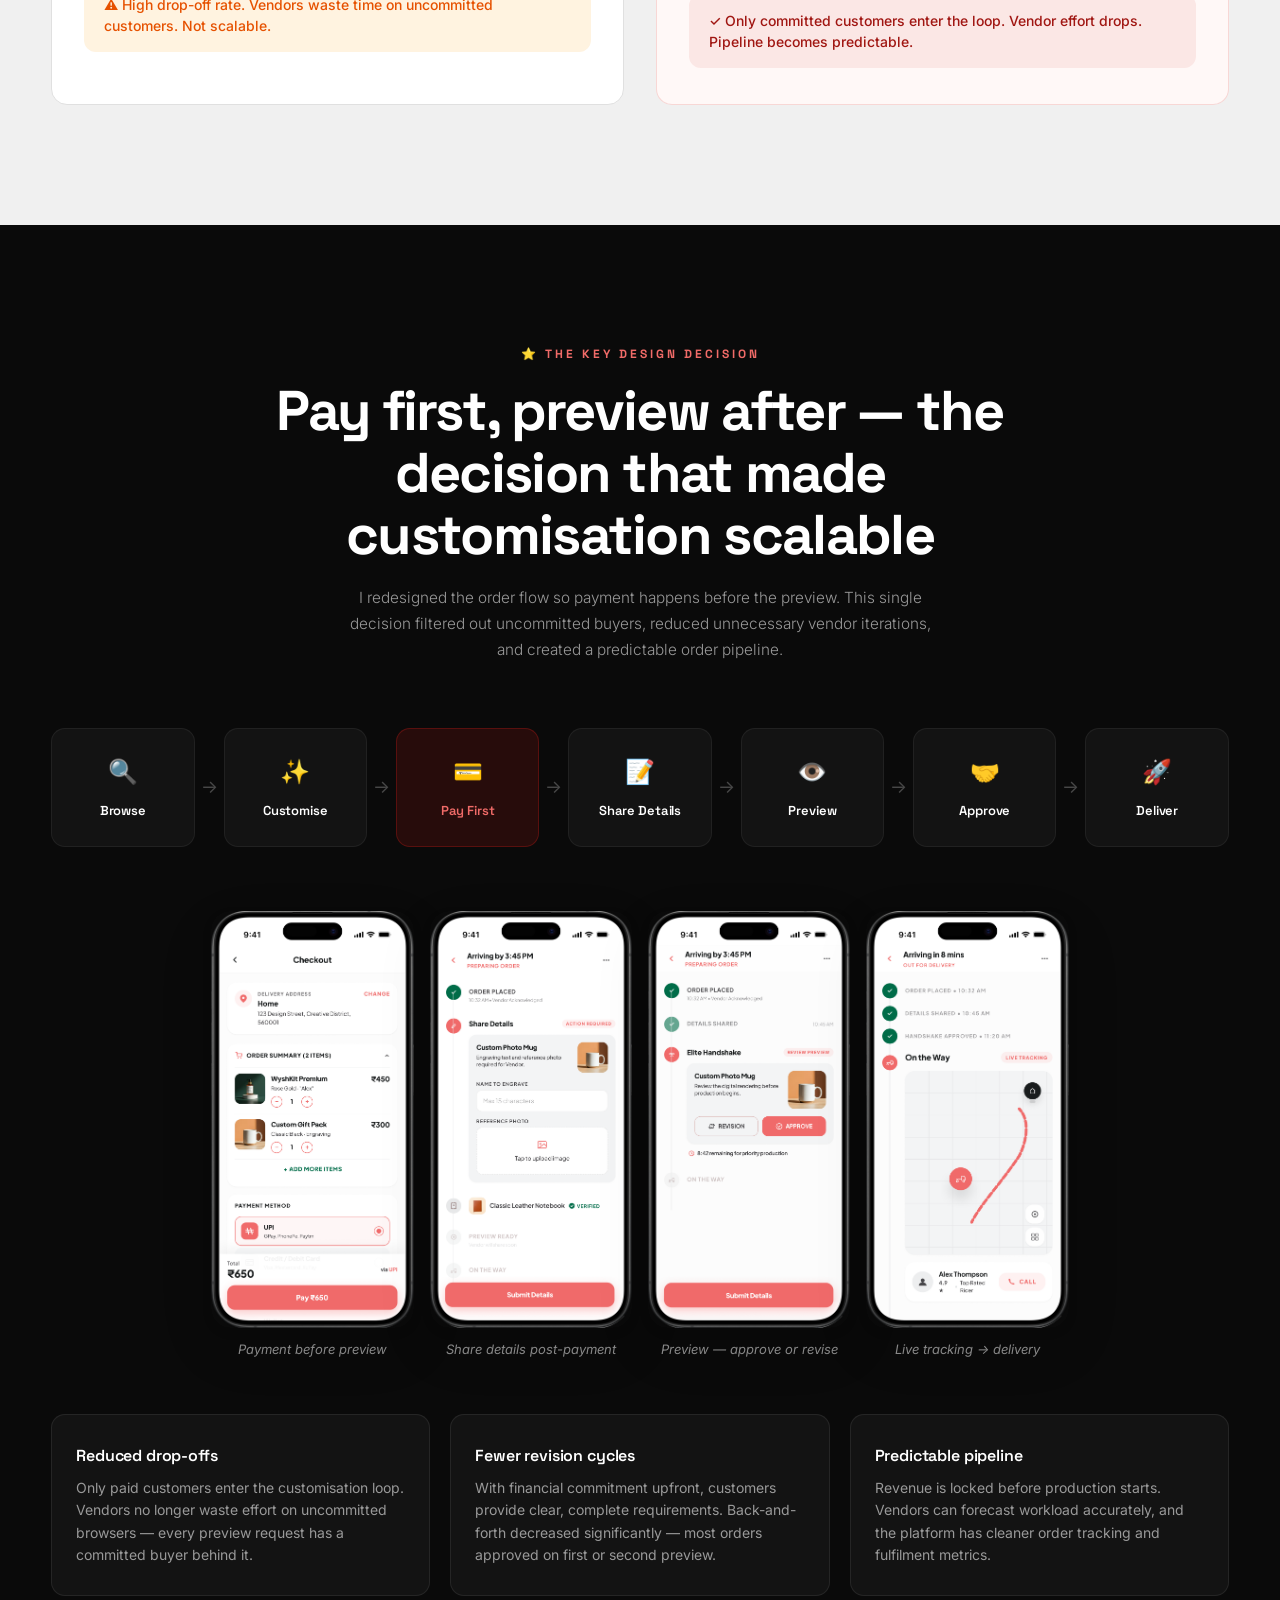
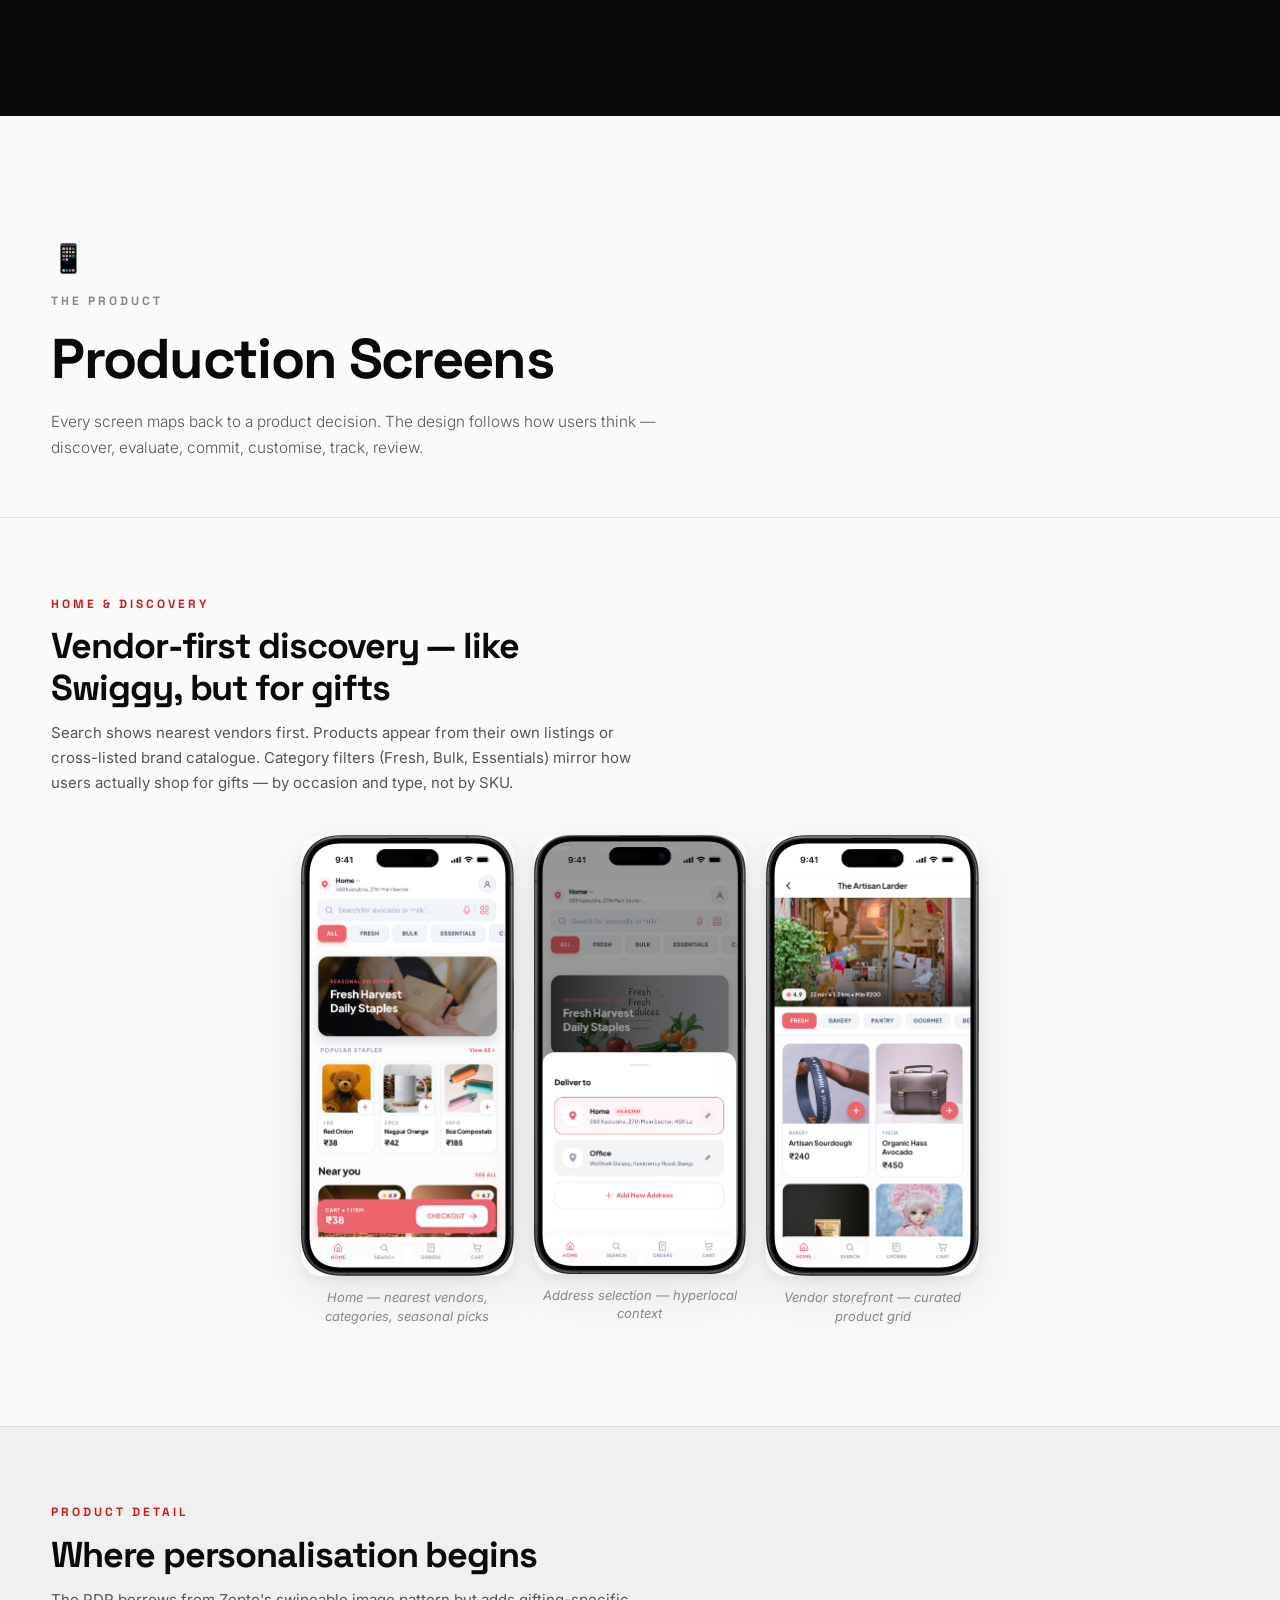
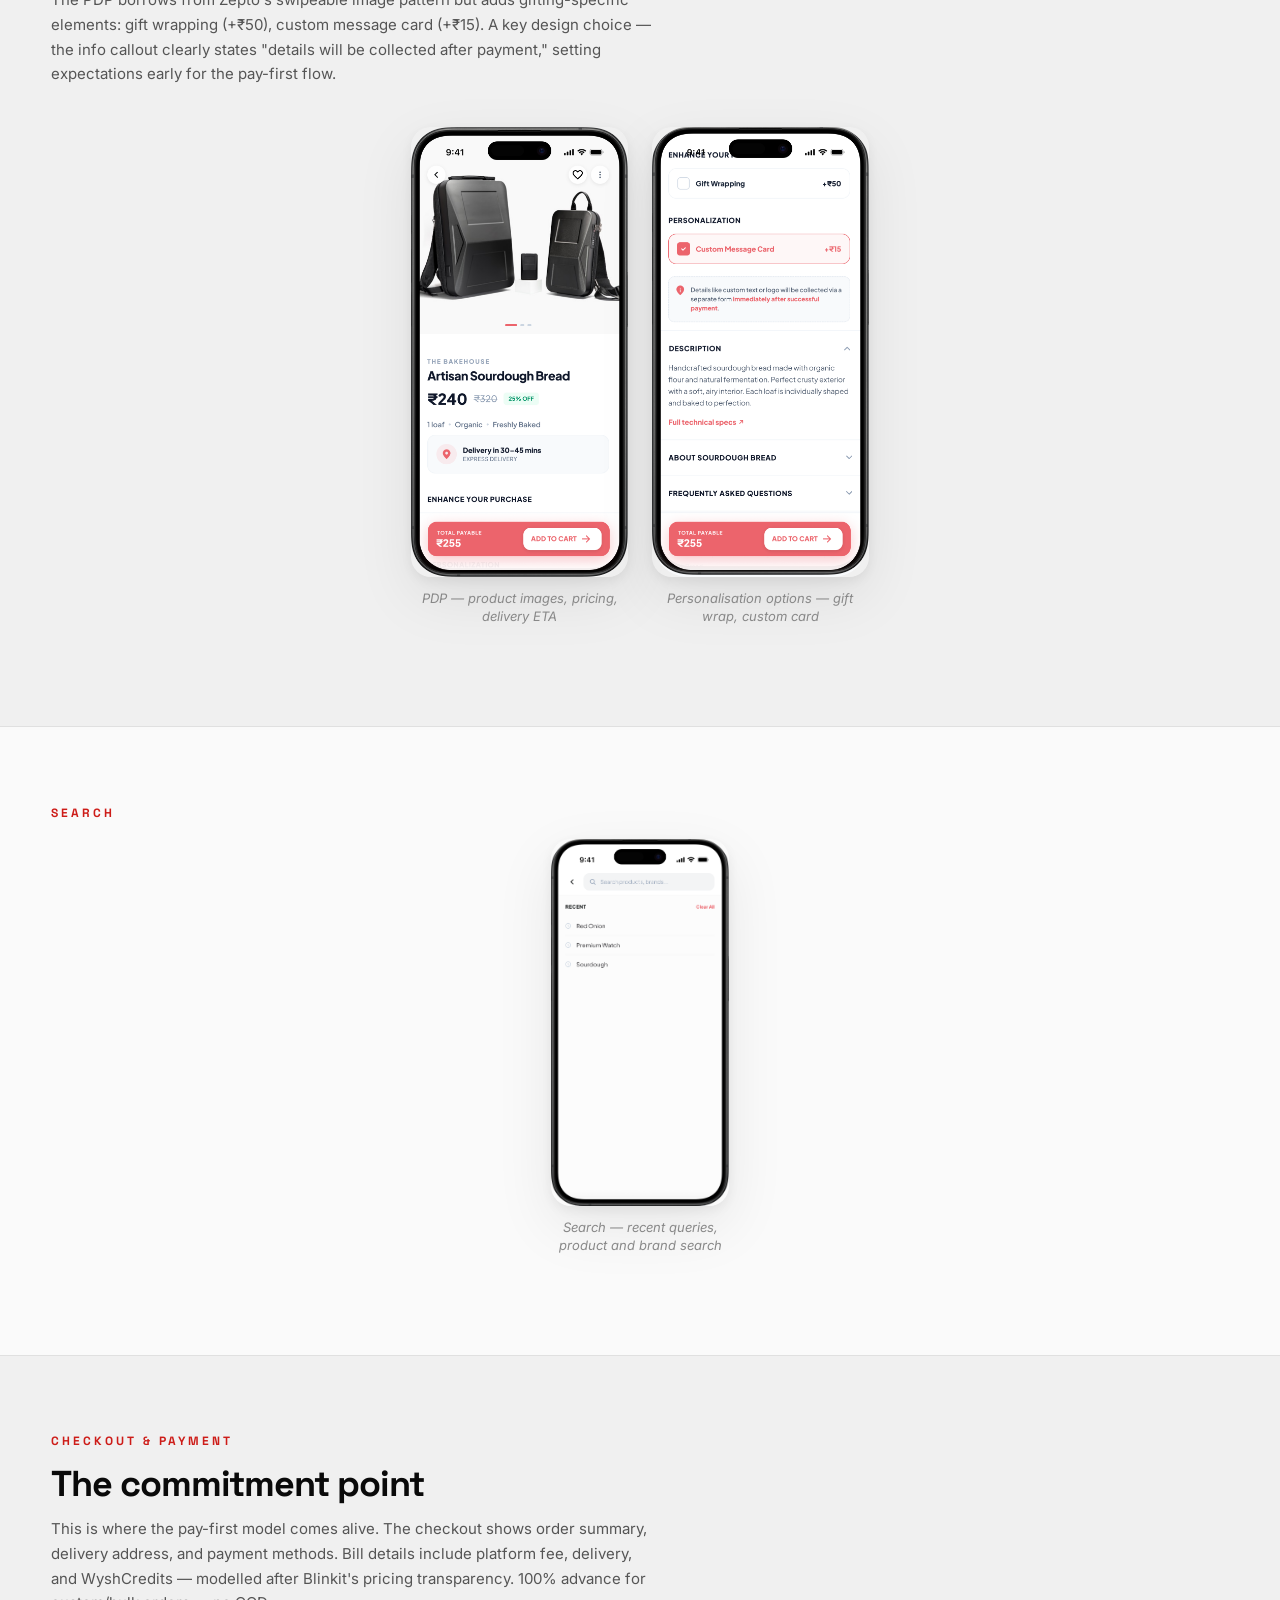
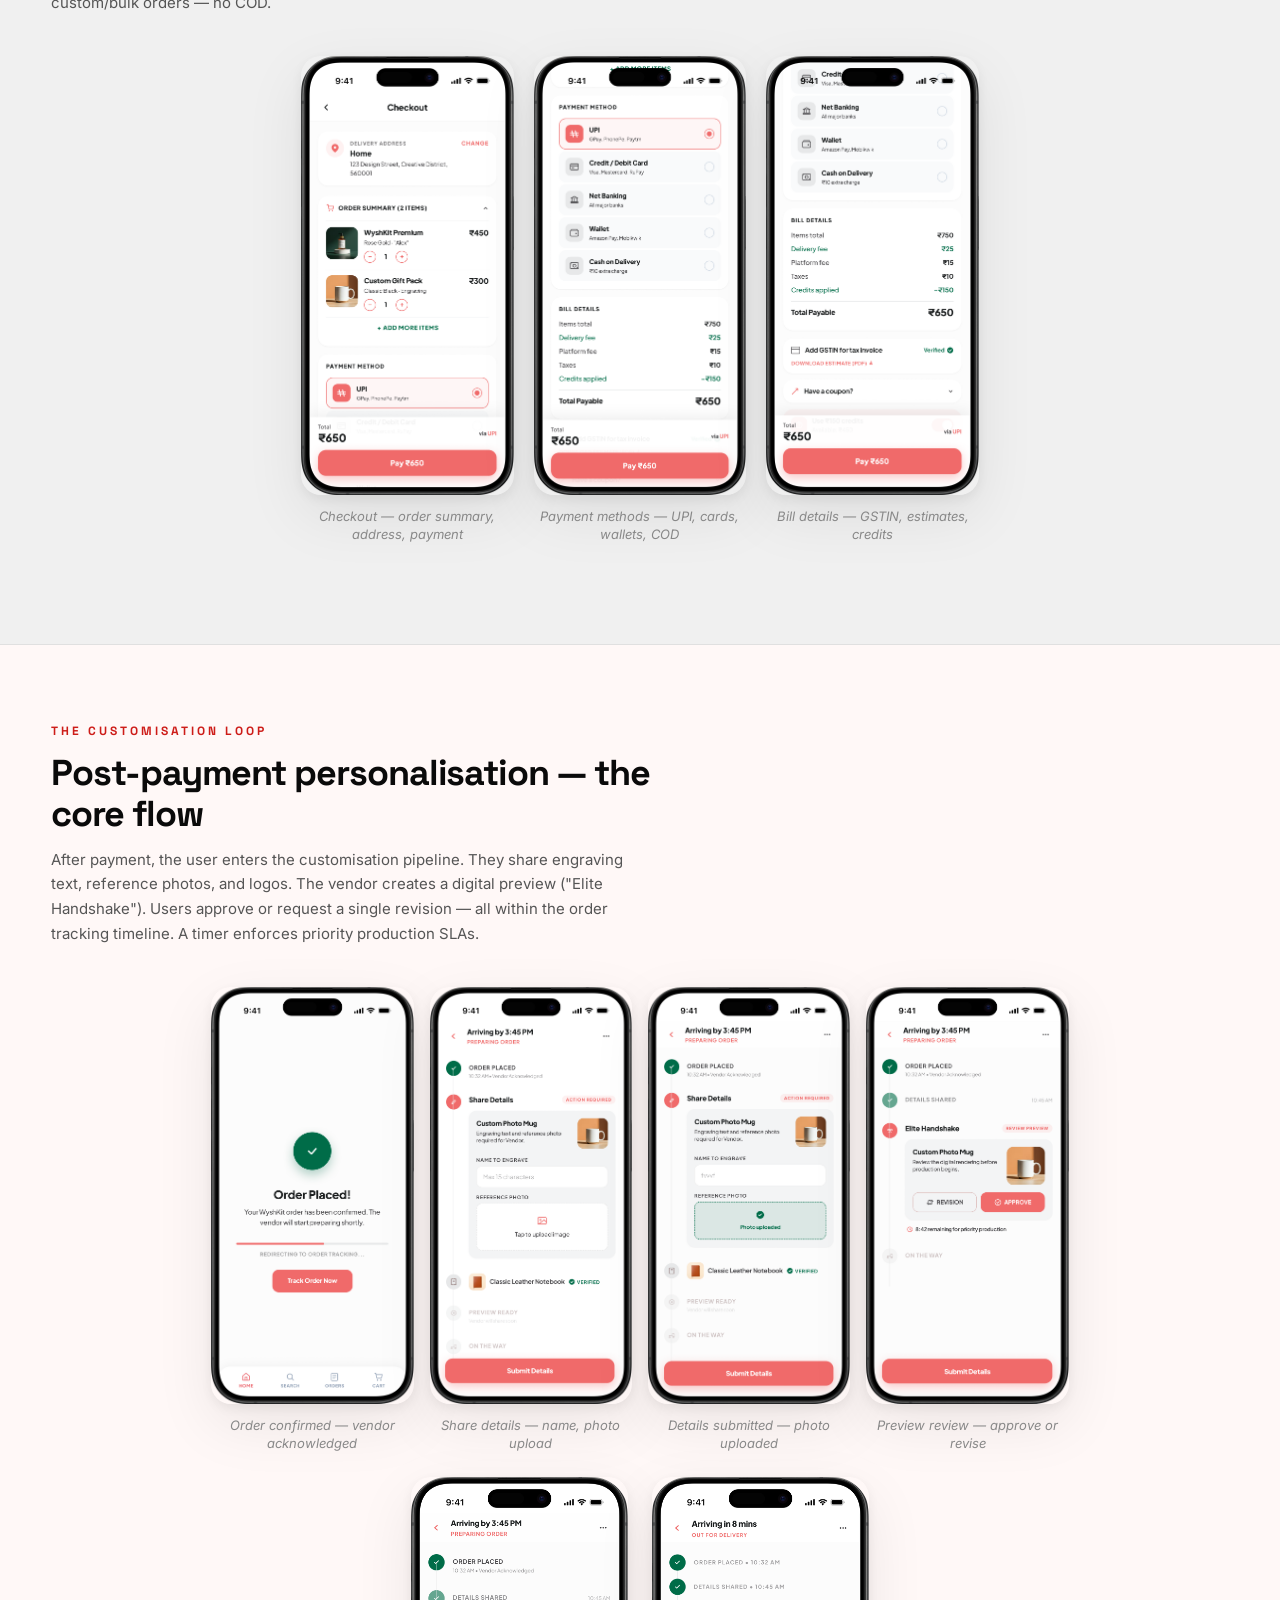
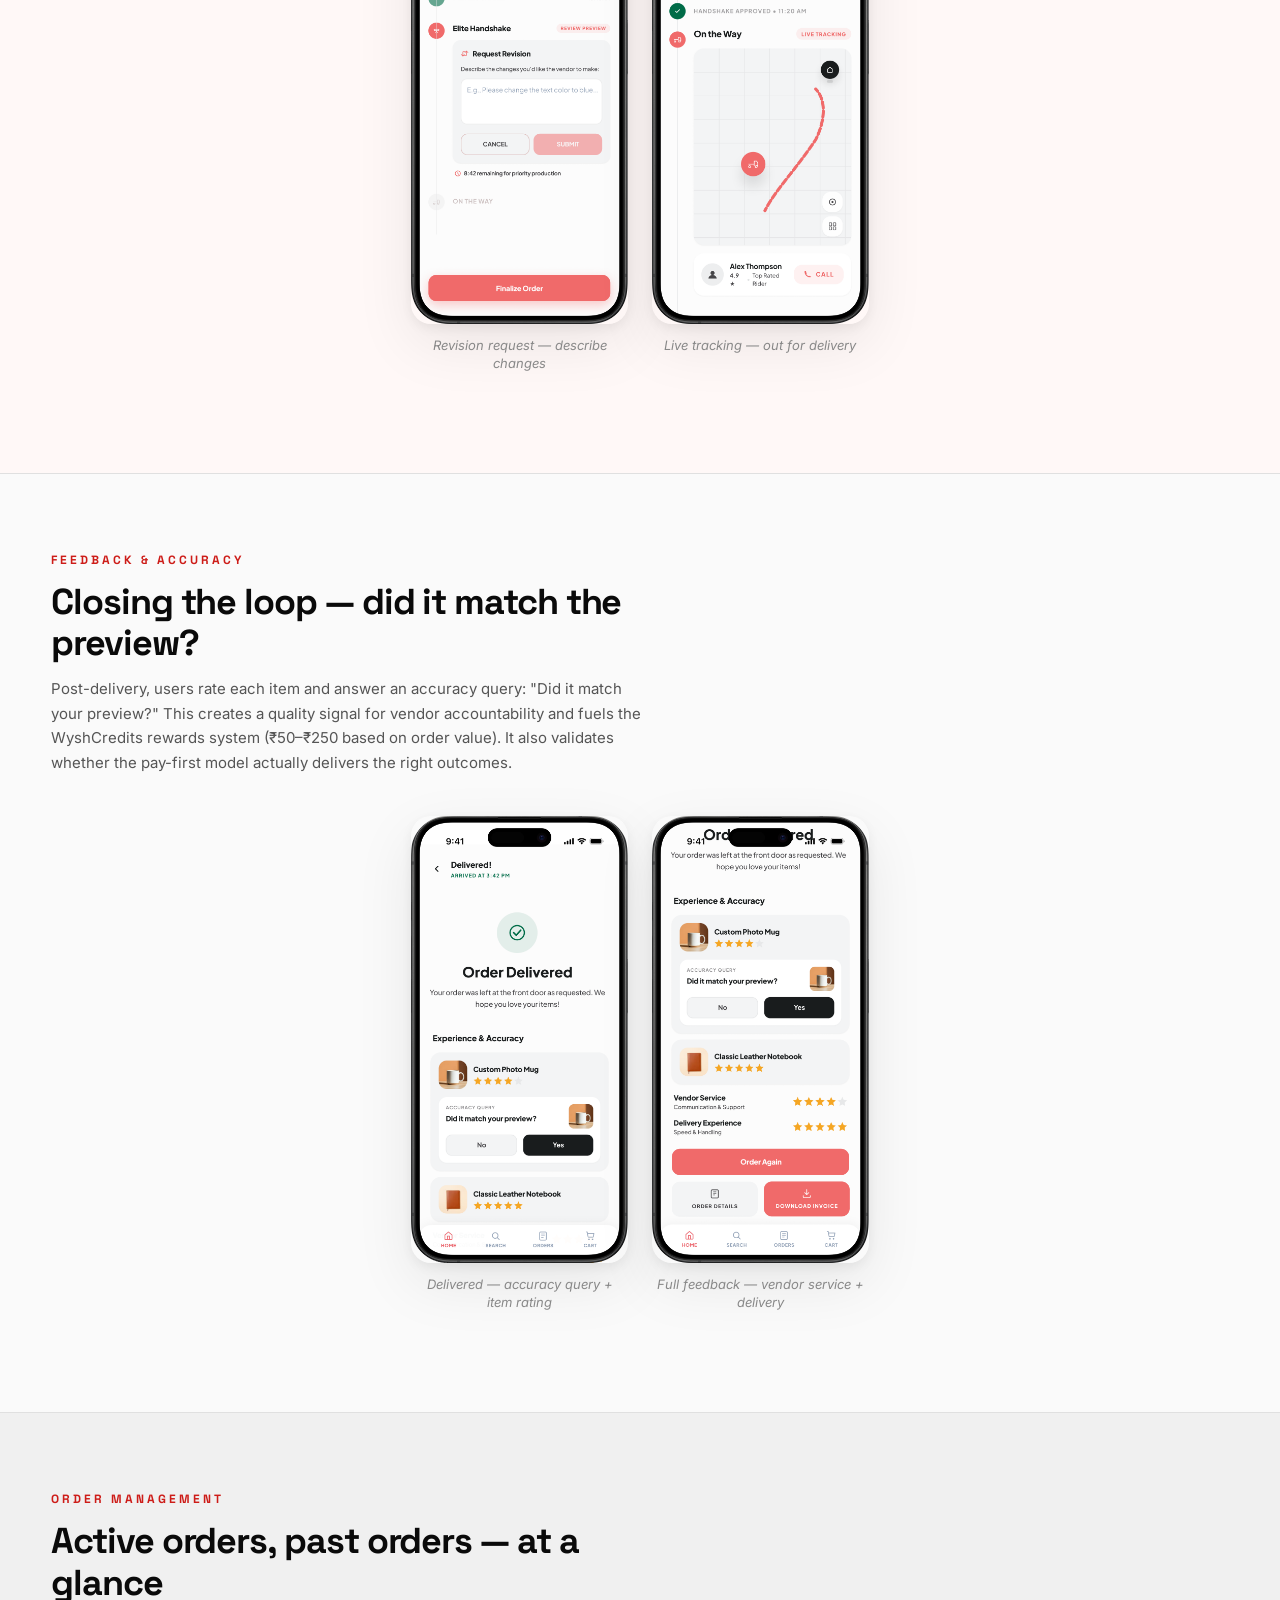
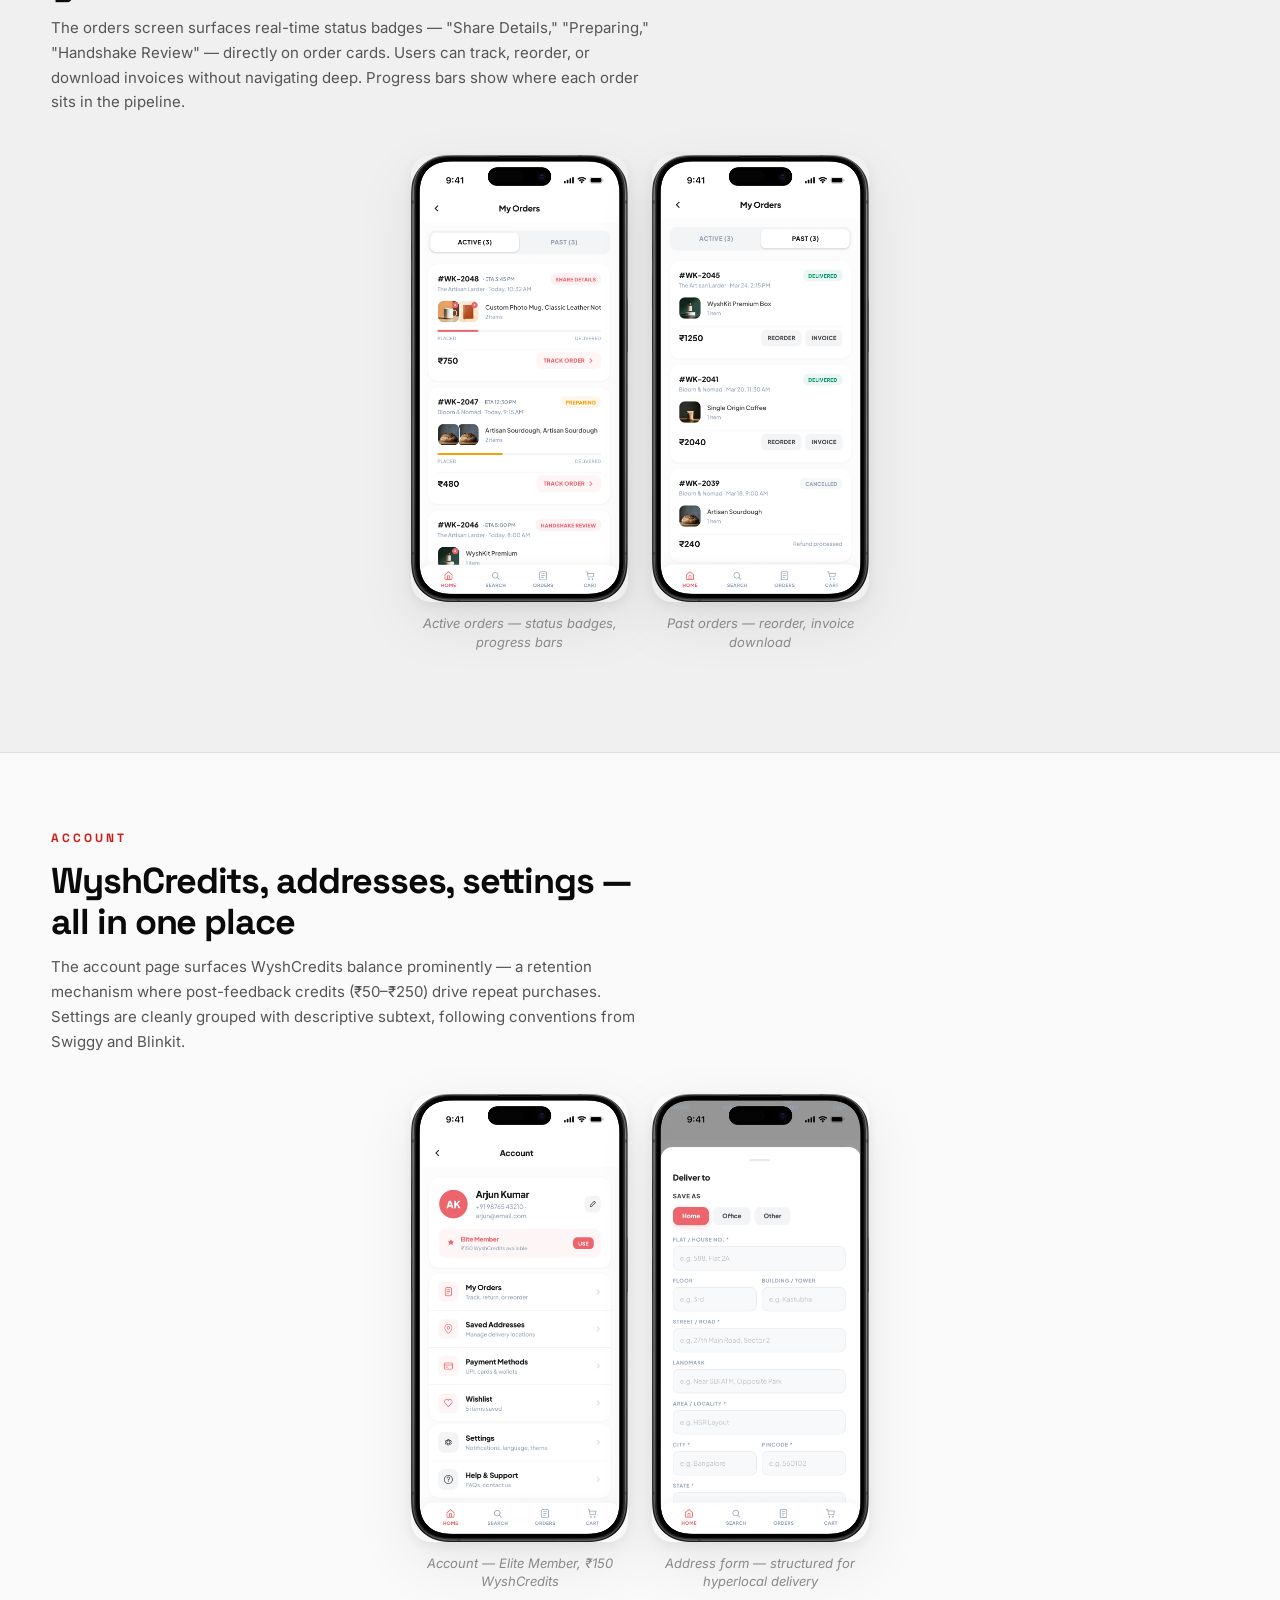
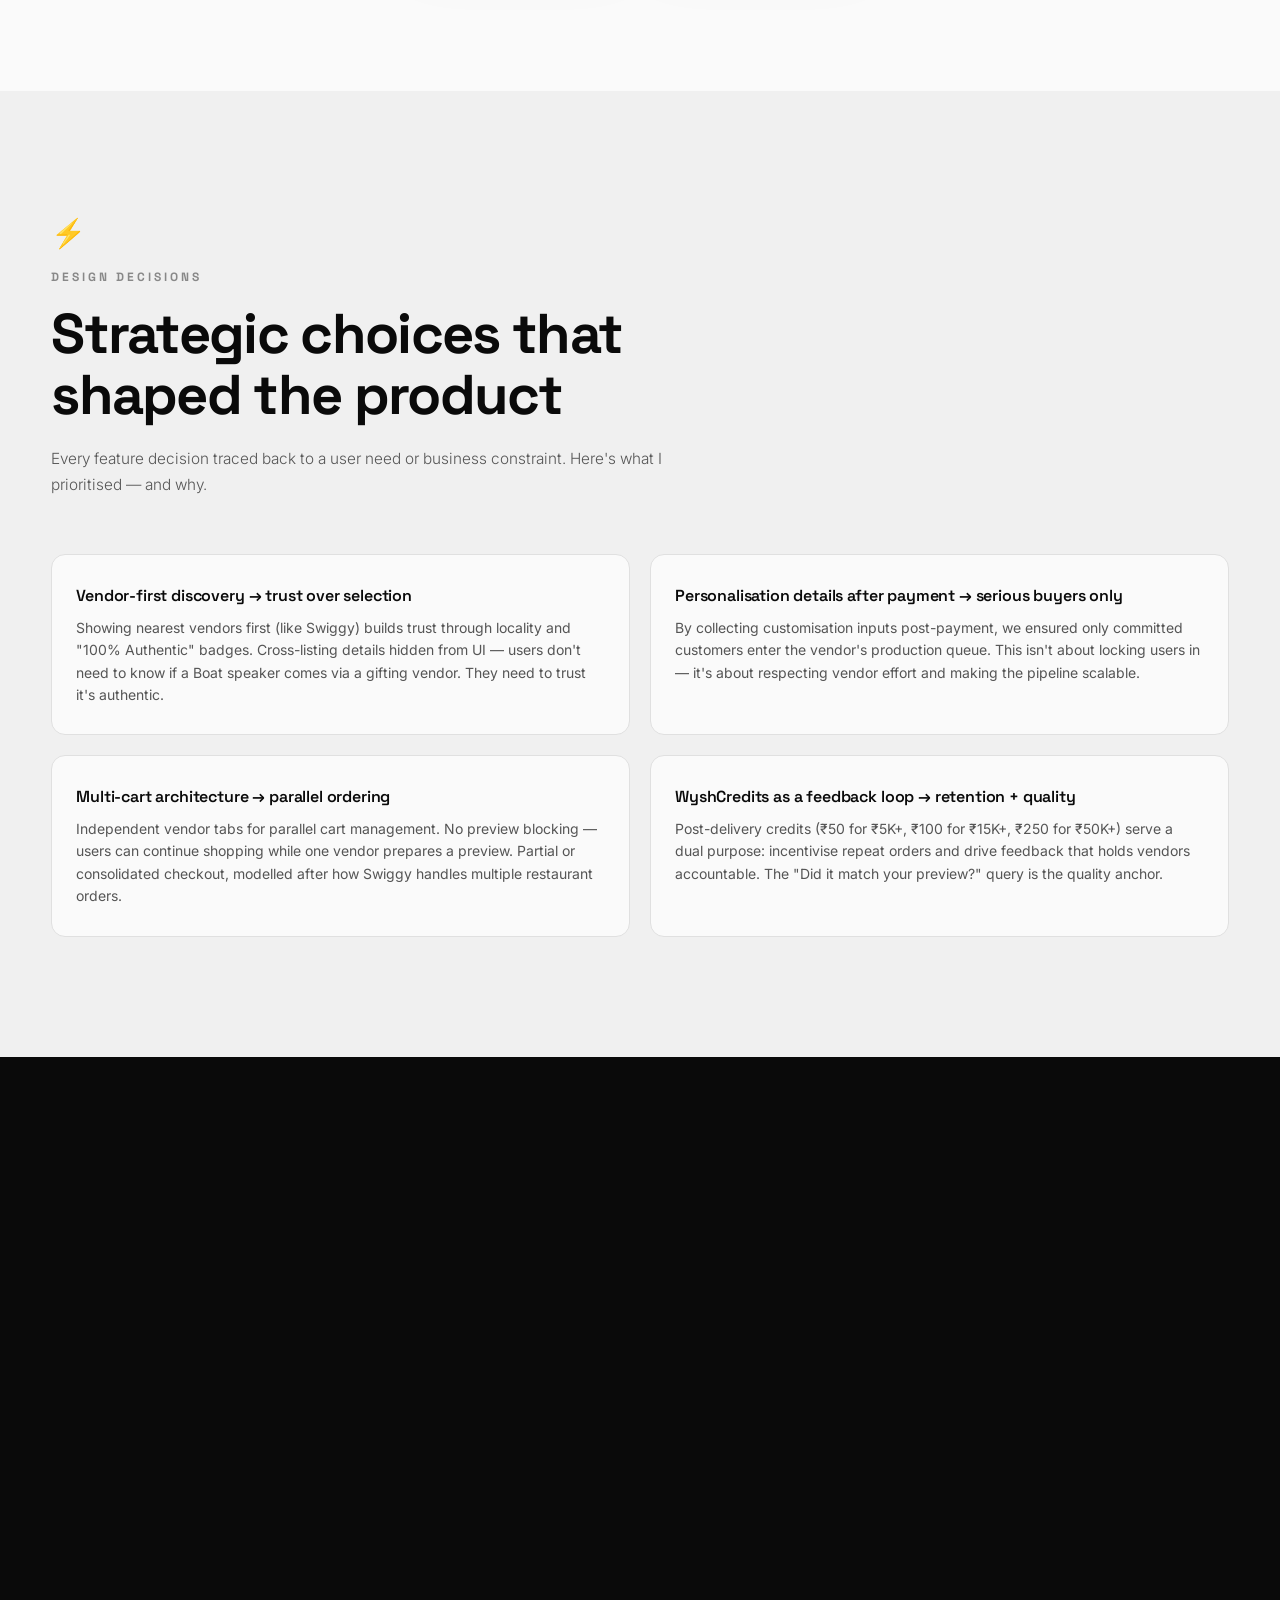
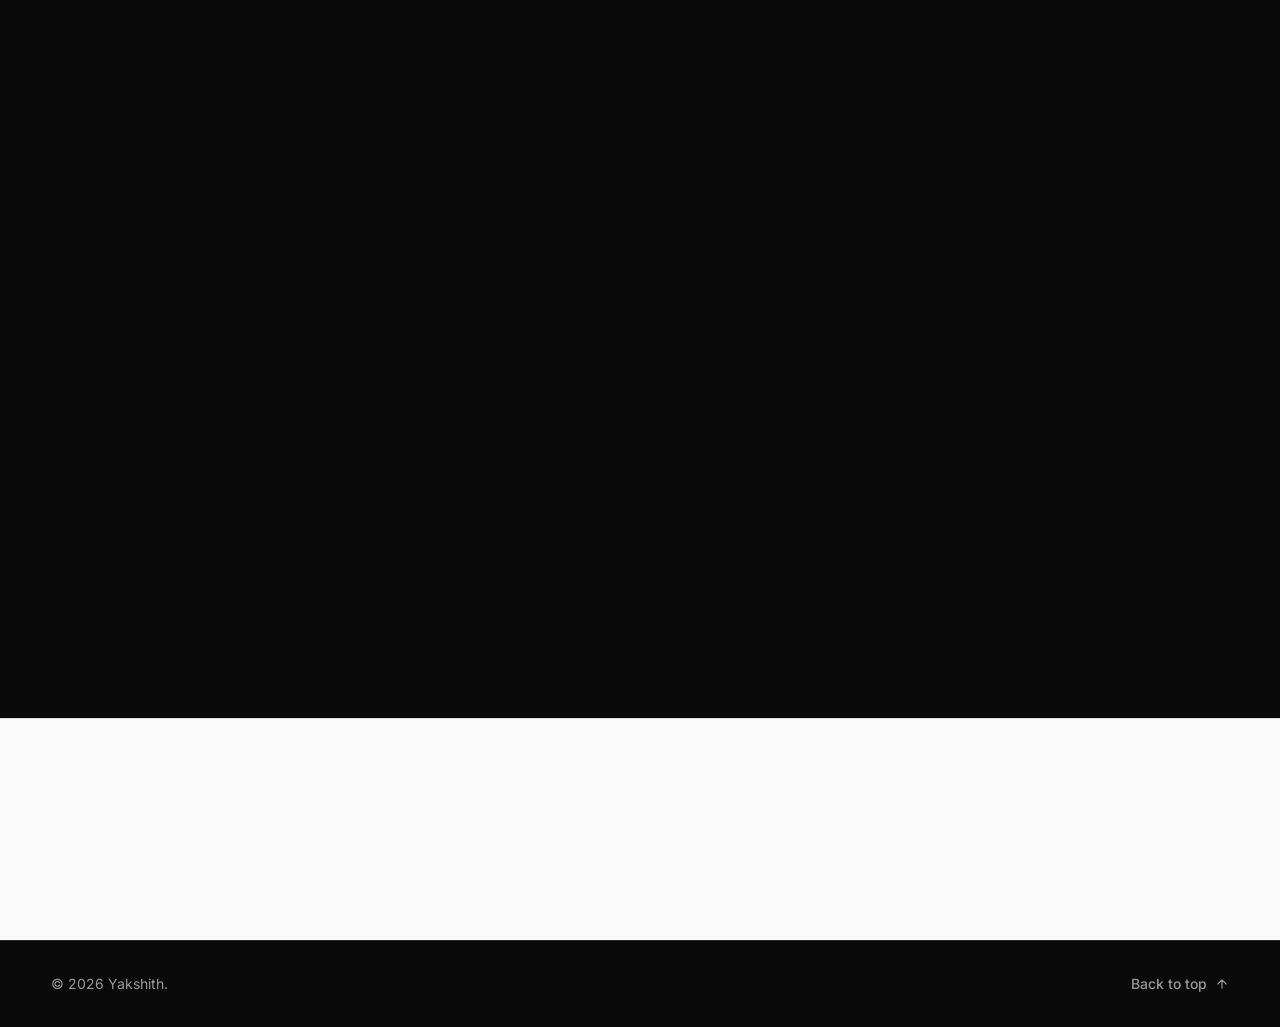
<file: wyshkit.html>
<!DOCTYPE html>
<html lang="en">
<head>
  <meta charset="UTF-8">
  <meta name="viewport" content="width=device-width, initial-scale=1.0">
  <title>WyshKit — Case Study | Yakshith</title>
  <meta name="description" content="WyshKit case study — a quick commerce gifting marketplace for India. Redesigned the order flow with a pay-first, preview-after model that reduced drop-offs and made customization scalable.">
  <meta name="keywords" content="WyshKit, Case Study, Product Design, Mobile App, Quick Commerce, Gifting, UX Design, Yakshith">
  <meta name="author" content="Yakshith">

  <link rel="preconnect" href="https://fonts.googleapis.com">
  <link rel="preconnect" href="https://fonts.gstatic.com" crossorigin>
  <link href="https://fonts.googleapis.com/css2?family=Inter:wght@300;400;500;600&family=Space+Grotesk:wght@400;500;600;700&display=swap" rel="stylesheet">

  <link rel="stylesheet" href="style.css">
  <link rel="stylesheet" href="wyshkit-cs.css">
</head>
<body class="cs-body wk-body">

  <!-- Page Loader -->
  <div class="page-loader" id="pageLoader">
    <span class="page-loader__text">WyshKit.</span>
  </div>

  <!-- Custom Cursor -->
  <div class="cursor-dot" id="cursorDot"></div>
  <div class="cursor-ring" id="cursorRing"></div>

  <!-- ═══ CASE STUDY NAV ═══ -->
  <nav class="cs-nav" id="nav">
    <div class="container">
      <div class="cs-nav__inner">
        <a href="index.html" class="cs-nav__back">
          <svg xmlns="http://www.w3.org/2000/svg" width="18" height="18" viewBox="0 0 24 24" fill="none" stroke="currentColor" stroke-width="2" stroke-linecap="round" stroke-linejoin="round"><path d="M19 12H5M12 19l-7-7 7-7"/></svg>
          Yakshith.
        </a>
        <div class="cs-nav__links">
          <a href="#opportunity" class="cs-nav__link">Opportunity</a>
          <a href="#problem" class="cs-nav__link">Problem</a>
          <a href="#decision" class="cs-nav__link">Key Decision</a>
          <a href="#product" class="cs-nav__link">Product</a>
          <a href="#impact" class="cs-nav__link">Impact</a>
        </div>
        <button class="nav__mobile-toggle" id="mobileToggle" aria-label="Toggle menu">
          <span></span><span></span><span></span>
        </button>
      </div>
    </div>
  </nav>

  <!-- Mobile Menu -->
  <div class="mobile-menu" id="mobileMenu">
    <a href="#opportunity">Opportunity</a>
    <a href="#problem">Problem</a>
    <a href="#decision">Key Decision</a>
    <a href="#product">Product</a>
    <a href="#impact">Impact</a>
    <a href="index.html" class="mobile-menu__resume">
      <svg xmlns="http://www.w3.org/2000/svg" width="20" height="20" viewBox="0 0 24 24" fill="none" stroke="currentColor" stroke-width="2" stroke-linecap="round" stroke-linejoin="round"><path d="M19 12H5M12 19l-7-7 7-7"/></svg>
      Back to Portfolio
    </a>
  </div>

  <!-- ═══ HERO — DARK COMPOSITE ═══ -->
  <section class="wk-hero">
    <div class="wk-hero__inner">
      <div class="wk-hero__text">
        <span class="wk-hero__badge">Case Study</span>
        <h1 class="wk-hero__title">WyshKit</h1>
        <p class="wk-hero__subtitle">Quick commerce gifting marketplace — personalised gifts delivered in 40 minutes, with a pay-first customisation flow that changes everything.</p>
      </div>
      <div class="wk-hero__screens">
        <div class="wk-hero__phone wk-hero__phone--left">
          <img src="assets/Wyshkit/Frame 564.png" alt="WyshKit vendor storefront" loading="eager">
        </div>
        <div class="wk-hero__phone wk-hero__phone--center">
          <img src="assets/Wyshkit/Frame 563.png" alt="WyshKit home screen" loading="eager">
        </div>
        <div class="wk-hero__phone wk-hero__phone--right">
          <img src="assets/Wyshkit/Frame 573.png" alt="WyshKit preview review" loading="eager">
        </div>
      </div>
    </div>
  </section>

  <!-- ═══ PROJECT BACKGROUND ═══ -->
  <section class="cs-background">
    <div class="container">
      <div class="cs-background__layout">
        <!-- Left sidebar: Project metadata -->
        <div class="cs-background__meta reveal">
          <div class="cs-background__meta-item">
            <span class="cs-background__meta-label">Project</span>
            <span class="cs-background__meta-value">WyshKit</span>
          </div>
          <div class="cs-background__meta-item">
            <span class="cs-background__meta-label">Platform</span>
            <span class="cs-background__meta-value">Mobile App (iOS / Android)</span>
          </div>
          <div class="cs-background__meta-item">
            <span class="cs-background__meta-label">Category</span>
            <span class="cs-background__meta-value">Quick Commerce / Gifting</span>
          </div>
          <div class="cs-background__meta-item">
            <span class="cs-background__meta-label">Role</span>
            <span class="cs-background__meta-value">Product Designer</span>
          </div>
          <div class="cs-background__meta-item">
            <span class="cs-background__meta-label">Market Size</span>
            <span class="cs-background__meta-value">$92B by 2030</span>
          </div>
        </div>
        <!-- Right: Project Background content -->
        <div class="cs-background__content reveal reveal-delay-1">
          <h2 class="cs-background__title">Project<br>Background</h2>
          <div class="cs-background__text">
            <p>WyshKit is a quick commerce gifting marketplace for India — fusing Swiggy-like vendor discovery with gifting-specific curation and personalisation. It enables seamless B2C experiences for personalised gifts, hampers, and bulk orders, with 40-minute hyperlocal delivery.</p>
            <p>I owned the end-to-end product design — from the discovery experience and cross-listing architecture to the checkout flow, order tracking, and the customisation pipeline. The goal was to build a platform where vendors expand offerings without inventory ownership, and users get authentic, personalised gifts delivered at quick-commerce speed.</p>
          </div>
        </div>
      </div>
    </div>
  </section>

  <!-- ═══ THE OPPORTUNITY ═══ -->
  <section class="wk-glance" id="opportunity">
    <div class="container">
      <h2 class="wk-glance__heading reveal">The opportunity at a glance</h2>
      <div class="wk-glance__cards reveal reveal-delay-1">
        <div class="wk-glance__card">
          <span class="wk-glance__emoji">📦</span>
          <span class="wk-glance__card-label">THE MARKET GAP</span>
          <p>India's gifting market is valued at $92B by 2030, but traditional platforms (FNP, IGP) lag with delays. Quick commerce is booming ($57B) via Blinkit — but none focus on personalized gifting with vendor curation.</p>
        </div>
        <div class="wk-glance__card">
          <span class="wk-glance__emoji">🎯</span>
          <span class="wk-glance__card-label">WHAT I OWNED</span>
          <p>End-to-end product design for a mobile marketplace — vendor discovery, product detail pages, the personalisation-to-preview pipeline, checkout, order tracking, feedback loops, and the design system.</p>
        </div>
        <div class="wk-glance__card">
          <span class="wk-glance__emoji">💡</span>
          <span class="wk-glance__card-label">THE BET</span>
          <p>Pay first, preview after — a counterintuitive order flow that filters out uncommitted buyers before they enter the customisation loop, reducing vendor effort and making the pipeline predictable.</p>
        </div>
      </div>
    </div>
  </section>

  <!-- ═══ THE CORE PROBLEM ═══ -->
  <section class="wk-problem" id="problem">
    <div class="container">
      <span class="wk-section__emoji reveal">🔍</span>
      <span class="wk-section__label reveal">THE CORE PROBLEM</span>
      <h2 class="wk-section__title reveal reveal-delay-1">The customisation loop<br>was breaking at scale</h2>
      <p class="wk-section__intro reveal reveal-delay-2">
        In the traditional gifting model, personalisation is manual and expensive. Clients request customisation, vendors create samples, revisions go back and forth — and many orders drop off during this cycle. The process doesn't scale.
      </p>

      <div class="wk-flows reveal">
        <!-- Before -->
        <div class="wk-flow wk-flow--before">
          <span class="wk-flow__badge wk-flow__badge--old">Traditional Flow</span>
          <h3 class="wk-flow__title">How gifting worked before</h3>
          <div class="wk-flow__steps">
            <div class="wk-flow__step">
              <span class="wk-flow__step-num">1</span>
              <span class="wk-flow__step-text">Customer browses and requests customisation</span>
            </div>
            <div class="wk-flow__step">
              <span class="wk-flow__step-num">2</span>
              <span class="wk-flow__step-text">Vendor creates a physical sample or preview</span>
            </div>
            <div class="wk-flow__step">
              <span class="wk-flow__step-num">3</span>
              <span class="wk-flow__step-text">Customer reviews, requests changes</span>
            </div>
            <div class="wk-flow__step">
              <span class="wk-flow__step-num">4</span>
              <span class="wk-flow__step-text">Multiple revision rounds — vendor effort wasted</span>
            </div>
            <div class="wk-flow__step wk-flow__step--strike">
              <span class="wk-flow__step-num">5</span>
              <span class="wk-flow__step-text">Customer drops off — no payment committed</span>
            </div>
          </div>
          <div class="wk-flow__result">
            ⚠️ High drop-off rate. Vendors waste time on uncommitted customers. Not scalable.
          </div>
        </div>

        <!-- After -->
        <div class="wk-flow wk-flow--after">
          <span class="wk-flow__badge wk-flow__badge--new">WyshKit Flow</span>
          <h3 class="wk-flow__title">How we redesigned it</h3>
          <div class="wk-flow__steps">
            <div class="wk-flow__step">
              <span class="wk-flow__step-num">1</span>
              <span class="wk-flow__step-text">Customer browses, selects personalisation options</span>
            </div>
            <div class="wk-flow__step">
              <span class="wk-flow__step-num">2</span>
              <span class="wk-flow__step-text"><strong>Completes payment first</strong> — commitment locked</span>
            </div>
            <div class="wk-flow__step">
              <span class="wk-flow__step-num">3</span>
              <span class="wk-flow__step-text">Shares customisation details (text, photos, logo)</span>
            </div>
            <div class="wk-flow__step">
              <span class="wk-flow__step-num">4</span>
              <span class="wk-flow__step-text">Vendor creates digital preview — customer approves or requests one revision</span>
            </div>
            <div class="wk-flow__step">
              <span class="wk-flow__step-num">5</span>
              <span class="wk-flow__step-text">Production begins → Delivery in 40 min (hyperlocal)</span>
            </div>
          </div>
          <div class="wk-flow__result">
            ✓ Only committed customers enter the loop. Vendor effort drops. Pipeline becomes predictable.
          </div>
        </div>
      </div>
    </div>
  </section>

  <!-- ═══ THE DESIGN DECISION THAT CHANGED EVERYTHING ═══ -->
  <section class="wk-decision" id="decision">
    <div class="container">
      <div class="wk-decision__header reveal">
        <span class="wk-decision__label">⭐ The Key Design Decision</span>
        <h2 class="wk-decision__title">Pay first, preview after — the decision that made customisation scalable</h2>
        <p class="wk-decision__subtitle">
          I redesigned the order flow so payment happens before the preview. This single decision filtered out uncommitted buyers, reduced unnecessary vendor iterations, and created a predictable order pipeline.
        </p>
      </div>

      <!-- Flow Pipeline -->
      <div class="wk-pipeline reveal">
        <div class="wk-pipeline__step">
          <span class="wk-pipeline__icon">🔍</span>
          <span class="wk-pipeline__step-label">Browse</span>
        </div>
        <div class="wk-pipeline__arrow">→</div>
        <div class="wk-pipeline__step">
          <span class="wk-pipeline__icon">✨</span>
          <span class="wk-pipeline__step-label">Customise</span>
        </div>
        <div class="wk-pipeline__arrow">→</div>
        <div class="wk-pipeline__step wk-pipeline__step--highlight">
          <span class="wk-pipeline__icon">💳</span>
          <span class="wk-pipeline__step-label">Pay First</span>
        </div>
        <div class="wk-pipeline__arrow">→</div>
        <div class="wk-pipeline__step">
          <span class="wk-pipeline__icon">📝</span>
          <span class="wk-pipeline__step-label">Share Details</span>
        </div>
        <div class="wk-pipeline__arrow">→</div>
        <div class="wk-pipeline__step">
          <span class="wk-pipeline__icon">👁️</span>
          <span class="wk-pipeline__step-label">Preview</span>
        </div>
        <div class="wk-pipeline__arrow">→</div>
        <div class="wk-pipeline__step">
          <span class="wk-pipeline__icon">🤝</span>
          <span class="wk-pipeline__step-label">Approve</span>
        </div>
        <div class="wk-pipeline__arrow">→</div>
        <div class="wk-pipeline__step">
          <span class="wk-pipeline__icon">🚀</span>
          <span class="wk-pipeline__step-label">Deliver</span>
        </div>
      </div>

      <!-- Supporting Screens -->
      <div class="wk-screens wk-screens--quad wk-screens--center reveal">
        <div class="wk-screen">
          <img src="assets/Wyshkit/Frame 567.png" alt="Checkout — payment commitment" loading="lazy">
          <span class="wk-screen__caption">Payment before preview</span>
        </div>
        <div class="wk-screen">
          <img src="assets/Wyshkit/Frame 571.png" alt="Share customisation details" loading="lazy">
          <span class="wk-screen__caption">Share details post-payment</span>
        </div>
        <div class="wk-screen">
          <img src="assets/Wyshkit/Frame 573.png" alt="Preview review — approve or revise" loading="lazy">
          <span class="wk-screen__caption">Preview — approve or revise</span>
        </div>
        <div class="wk-screen">
          <img src="assets/Wyshkit/Frame 574.png" alt="Live delivery tracking" loading="lazy">
          <span class="wk-screen__caption">Live tracking → delivery</span>
        </div>
      </div>

      <!-- Impact Cards -->
      <div class="wk-decision__impact reveal">
        <div class="wk-decision__impact-card">
          <h4>Reduced drop-offs</h4>
          <p>Only paid customers enter the customisation loop. Vendors no longer waste effort on uncommitted browsers — every preview request has a committed buyer behind it.</p>
        </div>
        <div class="wk-decision__impact-card">
          <h4>Fewer revision cycles</h4>
          <p>With financial commitment upfront, customers provide clear, complete requirements. Back-and-forth decreased significantly — most orders approved on first or second preview.</p>
        </div>
        <div class="wk-decision__impact-card">
          <h4>Predictable pipeline</h4>
          <p>Revenue is locked before production starts. Vendors can forecast workload accurately, and the platform has cleaner order tracking and fulfilment metrics.</p>
        </div>
      </div>
    </div>
  </section>

  <!-- ═══ THE PRODUCT — VISUAL SHOWCASE ═══ -->
  <section class="wk-product" id="product">
    <div class="container">
      <span class="wk-section__emoji reveal">📱</span>
      <span class="wk-section__label reveal">THE PRODUCT</span>
      <h2 class="wk-section__title reveal reveal-delay-1">Production Screens</h2>
      <p class="wk-section__intro reveal reveal-delay-2">
        Every screen maps back to a product decision. The design follows how users think — discover, evaluate, commit, customise, track, review.
      </p>
    </div>

    <!-- ── Home & Discovery ── -->
    <div class="wk-showcase">
      <div class="container">
        <div class="wk-showcase__label reveal">Home & Discovery</div>
        <h3 class="wk-showcase__title reveal">Vendor-first discovery — like Swiggy, but for gifts</h3>
        <p class="wk-showcase__desc reveal">Search shows nearest vendors first. Products appear from their own listings or cross-listed brand catalogue. Category filters (Fresh, Bulk, Essentials) mirror how users actually shop for gifts — by occasion and type, not by SKU.</p>
      </div>
      <div class="wk-screens wk-screens--trio wk-screens--center reveal">
        <div class="wk-screen">
          <img src="assets/Wyshkit/Frame 563.png" alt="WyshKit Home — vendor-first discovery" loading="lazy">
          <span class="wk-screen__caption">Home — nearest vendors, categories, seasonal picks</span>
        </div>
        <div class="wk-screen">
          <img src="assets/Wyshkit/Frame 580.png" alt="Address selection bottom sheet" loading="lazy">
          <span class="wk-screen__caption">Address selection — hyperlocal context</span>
        </div>
        <div class="wk-screen">
          <img src="assets/Wyshkit/Frame 564.png" alt="Vendor storefront — The Artisan Larder" loading="lazy">
          <span class="wk-screen__caption">Vendor storefront — curated product grid</span>
        </div>
      </div>
    </div>

    <!-- ── Product Detail & Personalization ── -->
    <div class="wk-showcase wk-showcase--alt">
      <div class="container">
        <div class="wk-showcase__label reveal">Product Detail</div>
        <h3 class="wk-showcase__title reveal">Where personalisation begins</h3>
        <p class="wk-showcase__desc reveal">The PDP borrows from Zepto's swipeable image pattern but adds gifting-specific elements: gift wrapping (+₹50), custom message card (+₹15). A key design choice — the info callout clearly states "details will be collected after payment," setting expectations early for the pay-first flow.</p>
      </div>
      <div class="wk-screens wk-screens--duo wk-screens--center reveal">
        <div class="wk-screen">
          <img src="assets/Wyshkit/Frame 565.png" alt="Product detail — top section with images and pricing" loading="lazy">
          <span class="wk-screen__caption">PDP — product images, pricing, delivery ETA</span>
        </div>
        <div class="wk-screen">
          <img src="assets/Wyshkit/Frame 566.png" alt="Product detail — personalisation options and description" loading="lazy">
          <span class="wk-screen__caption">Personalisation options — gift wrap, custom card</span>
        </div>
      </div>
    </div>

    <!-- ── Search ── -->
    <div class="wk-showcase">
      <div class="container">
        <div class="wk-showcase__label reveal">Search</div>
      </div>
      <div class="wk-screens wk-screens--single wk-screens--center reveal">
        <div class="wk-screen">
          <img src="assets/Wyshkit/Frame 579.png" alt="Search — recent queries" loading="lazy">
          <span class="wk-screen__caption">Search — recent queries, product and brand search</span>
        </div>
      </div>
    </div>

    <!-- ── Checkout & Payment ── -->
    <div class="wk-showcase wk-showcase--alt">
      <div class="container">
        <div class="wk-showcase__label reveal">Checkout & Payment</div>
        <h3 class="wk-showcase__title reveal">The commitment point</h3>
        <p class="wk-showcase__desc reveal">This is where the pay-first model comes alive. The checkout shows order summary, delivery address, and payment methods. Bill details include platform fee, delivery, and WyshCredits — modelled after Blinkit's pricing transparency. 100% advance for custom/bulk orders — no COD.</p>
      </div>
      <div class="wk-screens wk-screens--trio wk-screens--center reveal">
        <div class="wk-screen">
          <img src="assets/Wyshkit/Frame 567.png" alt="Checkout — order summary and payment" loading="lazy">
          <span class="wk-screen__caption">Checkout — order summary, address, payment</span>
        </div>
        <div class="wk-screen">
          <img src="assets/Wyshkit/Frame 568.png" alt="Payment methods — UPI, cards, wallets, COD" loading="lazy">
          <span class="wk-screen__caption">Payment methods — UPI, cards, wallets, COD</span>
        </div>
        <div class="wk-screen">
          <img src="assets/Wyshkit/Frame 569.png" alt="Bill details — tax, fees, credits" loading="lazy">
          <span class="wk-screen__caption">Bill details — GSTIN, estimates, credits</span>
        </div>
      </div>
    </div>

    <!-- ── The Customization Loop ── -->
    <div class="wk-showcase wk-showcase--warm">
      <div class="container">
        <div class="wk-showcase__label reveal">The Customisation Loop</div>
        <h3 class="wk-showcase__title reveal">Post-payment personalisation — the core flow</h3>
        <p class="wk-showcase__desc reveal">After payment, the user enters the customisation pipeline. They share engraving text, reference photos, and logos. The vendor creates a digital preview ("Elite Handshake"). Users approve or request a single revision — all within the order tracking timeline. A timer enforces priority production SLAs.</p>
      </div>
      <div class="wk-screens wk-screens--quad wk-screens--center reveal">
        <div class="wk-screen">
          <img src="assets/Wyshkit/Frame 570.png" alt="Order placed confirmation" loading="lazy">
          <span class="wk-screen__caption">Order confirmed — vendor acknowledged</span>
        </div>
        <div class="wk-screen">
          <img src="assets/Wyshkit/Frame 571.png" alt="Share customisation details — empty state" loading="lazy">
          <span class="wk-screen__caption">Share details — name, photo upload</span>
        </div>
        <div class="wk-screen">
          <img src="assets/Wyshkit/Frame 572.png" alt="Share customisation details — filled state" loading="lazy">
          <span class="wk-screen__caption">Details submitted — photo uploaded</span>
        </div>
        <div class="wk-screen">
          <img src="assets/Wyshkit/Frame 573.png" alt="Preview review — approve or request revision" loading="lazy">
          <span class="wk-screen__caption">Preview review — approve or revise</span>
        </div>
      </div>
      <div class="wk-screens wk-screens--duo wk-screens--center reveal" style="margin-top: 8px;">
        <div class="wk-screen">
          <img src="assets/Wyshkit/Frame 578.png" alt="Request revision form" loading="lazy">
          <span class="wk-screen__caption">Revision request — describe changes</span>
        </div>
        <div class="wk-screen">
          <img src="assets/Wyshkit/Frame 574.png" alt="Live delivery tracking with map" loading="lazy">
          <span class="wk-screen__caption">Live tracking — out for delivery</span>
        </div>
      </div>
    </div>

    <!-- ── Post-Delivery & Feedback ── -->
    <div class="wk-showcase">
      <div class="container">
        <div class="wk-showcase__label reveal">Feedback & Accuracy</div>
        <h3 class="wk-showcase__title reveal">Closing the loop — did it match the preview?</h3>
        <p class="wk-showcase__desc reveal">Post-delivery, users rate each item and answer an accuracy query: "Did it match your preview?" This creates a quality signal for vendor accountability and fuels the WyshCredits rewards system (₹50–₹250 based on order value). It also validates whether the pay-first model actually delivers the right outcomes.</p>
      </div>
      <div class="wk-screens wk-screens--duo wk-screens--center reveal">
        <div class="wk-screen">
          <img src="assets/Wyshkit/Frame 575.png" alt="Order delivered — experience and accuracy rating" loading="lazy">
          <span class="wk-screen__caption">Delivered — accuracy query + item rating</span>
        </div>
        <div class="wk-screen">
          <img src="assets/Wyshkit/Frame 576.png" alt="Full feedback — vendor, delivery, accuracy" loading="lazy">
          <span class="wk-screen__caption">Full feedback — vendor service + delivery</span>
        </div>
      </div>
    </div>

    <!-- ── Orders Management ── -->
    <div class="wk-showcase wk-showcase--alt">
      <div class="container">
        <div class="wk-showcase__label reveal">Order Management</div>
        <h3 class="wk-showcase__title reveal">Active orders, past orders — at a glance</h3>
        <p class="wk-showcase__desc reveal">The orders screen surfaces real-time status badges — "Share Details," "Preparing," "Handshake Review" — directly on order cards. Users can track, reorder, or download invoices without navigating deep. Progress bars show where each order sits in the pipeline.</p>
      </div>
      <div class="wk-screens wk-screens--duo wk-screens--center reveal">
        <div class="wk-screen">
          <img src="assets/Wyshkit/Frame 583.png" alt="Active orders with status badges" loading="lazy">
          <span class="wk-screen__caption">Active orders — status badges, progress bars</span>
        </div>
        <div class="wk-screen">
          <img src="assets/Wyshkit/Frame 584.png" alt="Past orders — delivered, cancelled, refunded" loading="lazy">
          <span class="wk-screen__caption">Past orders — reorder, invoice download</span>
        </div>
      </div>
    </div>

    <!-- ── Account & Profile ── -->
    <div class="wk-showcase">
      <div class="container">
        <div class="wk-showcase__label reveal">Account</div>
        <h3 class="wk-showcase__title reveal">WyshCredits, addresses, settings — all in one place</h3>
        <p class="wk-showcase__desc reveal">The account page surfaces WyshCredits balance prominently — a retention mechanism where post-feedback credits (₹50–₹250) drive repeat purchases. Settings are cleanly grouped with descriptive subtext, following conventions from Swiggy and Blinkit.</p>
      </div>
      <div class="wk-screens wk-screens--duo wk-screens--center reveal">
        <div class="wk-screen">
          <img src="assets/Wyshkit/Frame 586.png" alt="Account page — profile, credits, settings" loading="lazy">
          <span class="wk-screen__caption">Account — Elite Member, ₹150 WyshCredits</span>
        </div>
        <div class="wk-screen">
          <img src="assets/Wyshkit/Frame 582.png" alt="Add new address form" loading="lazy">
          <span class="wk-screen__caption">Address form — structured for hyperlocal delivery</span>
        </div>
      </div>
    </div>
  </section>

  <!-- ═══ KEY DESIGN DECISIONS ═══ -->
  <section class="wk-section wk-section--alt" id="strategy">
    <div class="container">
      <span class="wk-section__emoji reveal">⚡</span>
      <span class="wk-section__label reveal">DESIGN DECISIONS</span>
      <h2 class="wk-section__title reveal reveal-delay-1">Strategic choices that<br>shaped the product</h2>
      <p class="wk-section__intro reveal reveal-delay-2">
        Every feature decision traced back to a user need or business constraint. Here's what I prioritised — and why.
      </p>

      <div class="wk-decisions reveal">
        <div class="wk-decisions__grid">
          <div class="wk-decisions__item">
            <strong>Vendor-first discovery → trust over selection</strong>
            <p>Showing nearest vendors first (like Swiggy) builds trust through locality and "100% Authentic" badges. Cross-listing details hidden from UI — users don't need to know if a Boat speaker comes via a gifting vendor. They need to trust it's authentic.</p>
          </div>
          <div class="wk-decisions__item">
            <strong>Personalisation details after payment → serious buyers only</strong>
            <p>By collecting customisation inputs post-payment, we ensured only committed customers enter the vendor's production queue. This isn't about locking users in — it's about respecting vendor effort and making the pipeline scalable.</p>
          </div>
          <div class="wk-decisions__item">
            <strong>Multi-cart architecture → parallel ordering</strong>
            <p>Independent vendor tabs for parallel cart management. No preview blocking — users can continue shopping while one vendor prepares a preview. Partial or consolidated checkout, modelled after how Swiggy handles multiple restaurant orders.</p>
          </div>
          <div class="wk-decisions__item">
            <strong>WyshCredits as a feedback loop → retention + quality</strong>
            <p>Post-delivery credits (₹50 for ₹5K+, ₹100 for ₹15K+, ₹250 for ₹50K+) serve a dual purpose: incentivise repeat orders and drive feedback that holds vendors accountable. The "Did it match your preview?" query is the quality anchor.</p>
          </div>
        </div>
      </div>
    </div>
  </section>

  <!-- ═══ IMPACT ═══ -->
  <section class="wk-section wk-section--dark" id="impact">
    <div class="container">
      <span class="wk-section__emoji reveal">📊</span>
      <span class="wk-section__label wk-section__label--light reveal">IMPACT & REFLECTION</span>
      <h2 class="wk-section__title wk-section__title--light reveal reveal-delay-1">What the Work Enabled</h2>
      <p class="wk-section__intro wk-section__intro--light reveal reveal-delay-2">
        The pay-first model wasn't just a design choice — it was an operational decision that reshaped how the business works. Here's what it enabled.
      </p>

      <div class="wk-impact__grid reveal">
        <div class="wk-impact__card">
          <h3>Streamlined operations</h3>
          <p>Vendors no longer invest effort in uncommitted customers. Every customisation request now has a paid order behind it — the production queue is clean and predictable.</p>
        </div>
        <div class="wk-impact__card">
          <h3>Reduced preview-stage drop-offs</h3>
          <p>By moving payment before the preview, the traditional drop-off point is eliminated. Customers who pay are invested — they complete the loop.</p>
        </div>
        <div class="wk-impact__card">
          <h3>Scalable customisation pipeline</h3>
          <p>The digital preview system (Elite Handshake) with structured approve/revise actions replaces manual back-and-forth. It works at any order volume — not just the first 10 vendors.</p>
        </div>
        <div class="wk-impact__card">
          <h3>Predictable order pipeline</h3>
          <p>Revenue is locked before production starts. Realistic success rates of 93–98% (comparable to Zomato's 95% order completion) with clear tracking of drop-offs from stock-outs (2–3%) or preview delays (1–2%).</p>
        </div>
      </div>

      <div class="wk-impact__quote reveal">
        <p>The smartest design decision was making payment the gateway to personalisation — not the other way around.</p>
        <span>This single choice made everything downstream predictable.</span>
      </div>
    </div>
  </section>

  <!-- ═══ NEXT PROJECT / CTA ═══ -->
  <section class="cs-next">
    <div class="container">
      <div class="cs-next__inner reveal">
        <span class="cs-next__label">Next project</span>
        <a href="index.html#work" class="cs-next__link">
          View all projects
          <svg xmlns="http://www.w3.org/2000/svg" width="24" height="24" viewBox="0 0 24 24" fill="none" stroke="currentColor" stroke-width="2" stroke-linecap="round" stroke-linejoin="round"><path d="M5 12h14M12 5l7 7-7 7"/></svg>
        </a>
      </div>
    </div>
  </section>

  <!-- ═══ FOOTER ═══ -->
  <footer class="footer">
    <div class="container">
      <span class="footer__text">© 2026 Yakshith.</span>
      <a href="#" class="footer__back-top" onclick="window.scrollTo({top:0,behavior:'smooth'});return false;">
        Back to top
        <svg xmlns="http://www.w3.org/2000/svg" width="14" height="14" viewBox="0 0 24 24" fill="none" stroke="currentColor" stroke-width="2" stroke-linecap="round" stroke-linejoin="round"><path d="M12 19V5M5 12l7-7 7 7"/></svg>
      </a>
    </div>
  </footer>

  <script src="script.js"></script>
</body>
</html>
</file>
<file: style.css>
/* ============================================
   YAKSHITH — PORTFOLIO v2
   Black & Grey, Bold Typography, Minimal
   ============================================ */

:root {
  --bg-primary: #FAFAFA;
  --bg-dark: #0A0A0A;
  --bg-card: #F0F0F0;
  --bg-card-dark: #141414;
  --text-primary: #0A0A0A;
  --text-secondary: #555555;
  --text-muted: #888888;
  --text-on-dark: #F5F5F5;
  --text-on-dark-muted: #999999;
  --border-color: #E0E0E0;
  --border-dark: #2A2A2A;
  --accent: #F97316;
  --accent-hover: #EA580C;
  --accent-glow: rgba(249, 115, 22, .15);
  --font-display: 'Space Grotesk', sans-serif;
  --font-body: 'Inter', sans-serif;
  --section-padding: clamp(80px, 10vw, 160px);
  --container-max: 1440px;
  --container-padding: clamp(20px, 4vw, 80px);
  --ease-out-expo: cubic-bezier(0.16, 1, 0.3, 1);
  --ease-out-quart: cubic-bezier(0.25, 1, 0.5, 1);
  --transition-smooth: 0.6s var(--ease-out-expo);
  --transition-fast: 0.3s var(--ease-out-quart);
}

*, *::before, *::after { margin:0; padding:0; box-sizing:border-box; }

html {
  scroll-behavior: smooth;
  font-size: 16px;
  -webkit-font-smoothing: antialiased;
  -moz-osx-font-smoothing: grayscale;
}

body {
  font-family: var(--font-body);
  font-weight: 400;
  color: var(--text-primary);
  background: var(--bg-primary);
  line-height: 1.6;
  overflow-x: hidden;
}

a { text-decoration:none; color:inherit; transition: opacity var(--transition-fast); }
a:hover { opacity: 0.7; }
img { max-width:100%; height:auto; display:block; }
ul, ol { list-style:none; }
button { border:none; background:none; cursor:pointer; font-family:inherit; }
::selection { background: var(--text-primary); color: var(--bg-primary); }

/* ── Cursor ── */
.cursor-dot {
  width:8px; height:8px;
  background: var(--text-primary);
  border-radius:50%;
  position:fixed; top:0; left:0;
  pointer-events:none; z-index:10000;
  mix-blend-mode: difference;
}
.cursor-ring {
  width:40px; height:40px;
  border:1.5px solid var(--text-primary);
  border-radius:50%;
  position:fixed; top:0; left:0;
  pointer-events:none; z-index:10000;
  transition: width .3s ease, height .3s ease, border .3s ease;
  mix-blend-mode: difference;
}
.cursor-ring.hover {
  width:60px; height:60px;
  border-color: var(--bg-primary);
  background: rgba(255,255,255,.1);
}

/* ── Layout ── */
.container {
  max-width: var(--container-max);
  margin: 0 auto;
  padding-left: var(--container-padding);
  padding-right: var(--container-padding);
}

/* ══════════════════════════════════════
   NAVIGATION
   ══════════════════════════════════════ */
.nav {
  position:fixed; top:0; left:0; right:0;
  z-index:1000; padding:24px 0;
  transition: all var(--transition-fast);
}
.nav.scrolled {
  background: rgba(250,250,250,.85);
  backdrop-filter: blur(20px);
  -webkit-backdrop-filter: blur(20px);
  padding:16px 0;
  border-bottom:1px solid var(--border-color);
}
.nav .container {
  display:flex; flex-direction:column;
}

/* Top row: logo + CTAs */
.nav__top {
  display: flex;
  align-items: center;
  justify-content: space-between;
  width: 100%;
}

/* Logo Wrapper + Popup */
.nav__logo-wrap {
  position: relative;
}
.nav__logo {
  display: inline-flex;
  align-items: center;
  line-height: 0;
}
.nav__logo:hover { opacity: 1; }
.nav__logo-icon {
  display: block;
  transition: transform var(--transition-fast);
}
.nav__logo:hover .nav__logo-icon {
  transform: scale(1.08);
}

/* Profile Popup on Logo Hover */
.nav__profile-popup {
  position: absolute;
  top: calc(100% + 12px);
  left: 0;
  width: 280px;
  background: #fff;
  border: 1px solid var(--border-color);
  border-radius: 16px;
  padding: 20px;
  box-shadow: 0 16px 48px rgba(0,0,0,.1), 0 2px 8px rgba(0,0,0,.04);
  opacity: 0;
  visibility: hidden;
  transform: translateY(8px);
  transition: all .25s var(--ease-out-quart);
  z-index: 1001;
  pointer-events: none;
}
.nav__logo-wrap:hover .nav__profile-popup {
  opacity: 1;
  visibility: visible;
  transform: translateY(0);
  pointer-events: auto;
}
.popup__header {
  display: flex;
  align-items: center;
  gap: 12px;
  margin-bottom: 16px;
  padding-bottom: 14px;
  border-bottom: 1px solid var(--border-color);
}
.popup__photo {
  width: 44px; height: 44px;
  border-radius: 50%;
  object-fit: cover;
  object-position: center top;
  filter: grayscale(100%);
  border: 1.5px solid var(--border-color);
}
.popup__info {
  display: flex;
  flex-direction: column;
}
.popup__name {
  font-family: var(--font-display);
  font-size: 15px;
  font-weight: 700;
  color: var(--text-primary);
  letter-spacing: -.02em;
}
.popup__role {
  font-size: 12px;
  font-weight: 400;
  color: var(--text-muted);
  margin-top: 1px;
}
.popup__details {
  display: flex;
  gap: 20px;
  margin-bottom: 14px;
}
.popup__detail {
  display: flex;
  flex-direction: column;
  gap: 2px;
}
.popup__detail-label {
  font-size: 10px;
  font-weight: 500;
  text-transform: uppercase;
  letter-spacing: 1.5px;
  color: var(--text-muted);
}
.popup__detail-value {
  font-size: 13px;
  font-weight: 600;
  color: var(--text-primary);
}
.popup__companies {
  padding-top: 14px;
  border-top: 1px solid var(--border-color);
}
.popup__companies-label {
  font-size: 10px;
  font-weight: 500;
  text-transform: uppercase;
  letter-spacing: 1.5px;
  color: var(--text-muted);
  display: block;
  margin-bottom: 8px;
}
.popup__company-tags {
  display: flex;
  flex-wrap: wrap;
  gap: 5px;
}
.popup__company-tags span {
  font-size: 11px;
  font-weight: 500;
  padding: 4px 10px;
  border-radius: 100px;
  background: var(--bg-card);
  color: var(--text-secondary);
}

.nav__ctas {
  display: flex;
  align-items: center;
  gap: 28px;
}
.nav__cta-link {
  font-size: 14px;
  font-weight: 400;
  color: var(--text-secondary);
  display: inline-flex;
  align-items: center;
  gap: 5px;
  transition: all var(--transition-fast);
}
.nav__cta-link:hover {
  opacity: 1;
  color: var(--text-primary);
}
.nav__cta-link svg {
  flex-shrink: 0;
  transition: transform var(--transition-fast);
}
.nav__cta-link:hover svg {
  transform: translate(2px, -2px);
}

/* Secondary row: section links — RIGHT-ALIGNED */
.nav__secondary {
  display: flex;
  align-items: center;
  justify-content: flex-end;
  margin-top: 12px;
  padding-top: 12px;
  border-top: 1px solid var(--border-color);
}
.nav__sec-spacer {
  flex: 1;
}
.nav__sec-links {
  display: flex;
  align-items: center;
  gap: 8px;
}
.nav__sec-dot {
  font-size: 14px;
  color: var(--text-muted);
  opacity: .4;
  user-select: none;
}
.nav__sec-link {
  font-size: 13px;
  font-weight: 400;
  color: var(--text-secondary);
  text-transform: none;
  letter-spacing: 0;
  padding: 4px 6px;
  transition: all var(--transition-fast);
  position: relative;
}
.nav__sec-link:hover {
  opacity: 1;
  color: var(--text-primary);
}

.nav__mobile-toggle {
  display:none; flex-direction:column; gap:6px; width:28px; padding:4px 0;
}
.nav__mobile-toggle span {
  display:block; width:100%; height:2px;
  background: var(--text-primary);
  transition: all var(--transition-fast);
}

/* Mobile Menu */
.mobile-menu {
  position:fixed; inset:0;
  background: var(--bg-primary);
  z-index:999;
  display: flex; flex-direction: column;
  justify-content: center; align-items: center;
  gap: 36px; opacity:0; pointer-events:none;
  transition: opacity var(--transition-fast);
}
.mobile-menu.active { opacity:1; pointer-events:all; }
.mobile-menu a {
  font-family: var(--font-display);
  font-size: clamp(28px, 6vw, 44px);
  font-weight:700; color: var(--text-primary);
}
.mobile-menu__resume {
  display: inline-flex !important;
  align-items: center; gap: 10px;
  font-size: clamp(18px, 3vw, 22px) !important;
  font-weight: 500 !important;
  padding: 14px 28px;
  border: 2px solid var(--text-primary);
  border-radius: 100px;
  margin-top: 12px;
}

/* ══════════════════════════════════════
   HERO SECTION
   ══════════════════════════════════════ */
.hero {
  min-height: 100vh;
  display: flex;
  flex-direction: column;
  justify-content: center;
  align-items: center;
  padding: 100px 0 0;
  position: relative;
  overflow: hidden;
}

.hero__content {
  flex: 1;
  display: flex;
  flex-direction: column;
  justify-content: center;
  align-items: center;
  padding: 0 var(--container-padding);
}

.hero__title-wrapper {
  position: relative;
  text-align: center;
  width: 100%;
}

.hero__title {
  font-family: var(--font-display);
  font-weight: 700;
  line-height: 0.9;
  letter-spacing: -0.04em;
  color: var(--text-primary);
  display: flex;
  flex-direction: column;
}

.hero__title-line1 {
  font-size: clamp(48px, 6vw, 96px);
  color: var(--text-primary);
  display: block;
  text-align: center;
  white-space: nowrap;
  opacity:0; transform:translateY(60px);
  animation: fadeInUp 1s var(--ease-out-expo) .5s forwards;
}

.hero__tagline {
  font-family: var(--font-body);
  font-size: clamp(14px, 1.2vw, 18px);
  font-weight: 400;
  color: var(--text-secondary);
  text-align: center;
  margin-top: 32px;
  letter-spacing: .3px;
  opacity:0; transform:translateY(20px);
  animation: fadeInUp .8s var(--ease-out-expo) 1s forwards;
}

/* Hero CTAs */
.hero__ctas {
  display: flex;
  align-items: center;
  justify-content: center;
  gap: 14px;
  margin-top: 32px;
  opacity:0; transform:translateY(20px);
  animation: fadeInUp .8s var(--ease-out-expo) 1.1s forwards;
}

.hero__cta-primary {
  display: inline-flex;
  align-items: center;
  gap: 8px;
  font-family: var(--font-display);
  font-size: 15px;
  font-weight: 600;
  color: #fff;
  background: var(--accent);
  padding: 14px 28px;
  border-radius: 100px;
  transition: all var(--transition-fast);
}
.hero__cta-primary:hover {
  opacity: 1;
  background: var(--accent-hover);
  transform: translateY(-2px);
  box-shadow: 0 8px 24px var(--accent-glow);
}
.hero__cta-primary svg {
  transition: transform var(--transition-fast);
}
.hero__cta-primary:hover svg {
  transform: translate(2px, -2px);
}

.hero__cta-whatsapp {
  display: inline-flex;
  align-items: center;
  justify-content: center;
  width: 48px;
  height: 48px;
  padding: 0;
  gap: 0;
  font-family: var(--font-display);
  font-size: 15px;
  font-weight: 600;
  color: var(--text-primary);
  background: transparent;
  border-radius: 50%;
  border: 1.5px solid var(--text-primary);
  transition: all var(--transition-fast);
}
.hero__cta-whatsapp:hover {
  opacity: 1;
  background: var(--text-primary);
  color: var(--bg-primary);
  transform: translateY(-2px);
}
.hero__cta-whatsapp svg {
  transition: transform var(--transition-fast);
}
.hero__cta-whatsapp:hover svg {
  fill: var(--bg-primary);
}
.hero__cta-whatsapp-text {
  display: none;
}

/* ── Marquee INSIDE Hero ── */
.hero__marquee {
  width: 100%;
  padding: 28px 0;
  border-top: 1px solid var(--border-color);
  overflow: hidden;
  margin-top: auto;
}

.marquee__track {
  display: flex;
  animation: marquee 30s linear infinite;
  width: max-content;
}

.marquee__content {
  display: flex; align-items: center;
  gap: 40px; padding-right: 40px;
  white-space: nowrap;
}

.marquee__item {
  font-family: var(--font-display);
  font-size: clamp(13px, 1.1vw, 16px);
  font-weight: 500;
  color: var(--text-secondary);
  text-transform: uppercase;
  letter-spacing: 2px;
}

.marquee__dot {
  width: 5px; height: 5px;
  border-radius: 50%;
  background: var(--text-muted);
  flex-shrink: 0;
}

@keyframes marquee {
  0% { transform: translateX(0); }
  100% { transform: translateX(-50%); }
}

@keyframes fadeInUp {
  to { opacity:1; transform:translateY(0); }
}

@keyframes photoCircleReveal {
  0% { opacity:0; transform: scale(.6); }
  100% { opacity:1; transform: scale(1); }
}

@keyframes fadeIn {
  to { opacity:1; }
}

/* ══════════════════════════════════════
   SECTION COMMONS
   ══════════════════════════════════════ */
.section {
  padding: var(--section-padding) 0;
}
.section__label {
  font-family: var(--font-body);
  font-size:13px; font-weight:500;
  text-transform:uppercase; letter-spacing:3px;
  color: var(--text-muted);
  margin-bottom:20px;
  display:flex; align-items:center; gap:16px;
}
.section__label::before {
  content:''; width:40px; height:1px;
  background: var(--text-muted);
}
.section__label--light { color: var(--text-on-dark-muted); }
.section__label--light::before { background: var(--text-on-dark-muted); }

.section__heading {
  font-family: var(--font-display);
  font-size: clamp(36px, 5vw, 72px);
  font-weight:700; letter-spacing:-.03em;
  line-height:1.1; margin-bottom:32px;
}

/* ══════════════════════════════════════
   ABOUT SECTION
   ══════════════════════════════════════ */
.about {
  background: var(--bg-dark);
  color: var(--text-on-dark);
}

/* Two-column layout: visual (circular photo + contact bar) | bio */
.about__layout {
  display: grid;
  grid-template-columns: 340px 1fr;
  gap: clamp(48px, 6vw, 100px);
  align-items: center;
}

/* Left column: Circular Photo + Contact Bar */
.about__visual {
  display: flex;
  flex-direction: column;
  align-items: center;
  gap: 32px;
}

.about__photo-circle {
  width: 280px;
  height: 280px;
  border-radius: 50%;
  overflow: hidden;
  position: relative;
  border: 3px solid rgba(255,255,255,.12);
  box-shadow:
    0 0 0 8px rgba(255,255,255,.03),
    0 24px 60px rgba(0,0,0,.4);
  transition: transform 0.6s var(--ease-out-expo), box-shadow 0.6s var(--ease-out-expo);
}
.about__photo-circle:hover {
  transform: scale(1.04);
  box-shadow:
    0 0 0 8px rgba(255,255,255,.06),
    0 32px 80px rgba(0,0,0,.5);
}
.about__photo-circle .about__photo-img {
  width: 100%;
  height: 100%;
  object-fit: cover;
  object-position: center top;
  filter: grayscale(100%) contrast(1.05);
  transition: filter .6s var(--ease-out-expo), transform .6s var(--ease-out-expo);
}
.about__photo-circle:hover .about__photo-img {
  filter: grayscale(0%) contrast(1);
  transform: scale(1.06);
}

/* Horizontal Contact Bar */
.about__contact-bar {
  display: flex;
  align-items: center;
  gap: 8px;
  flex-wrap: wrap;
  justify-content: center;
}
.about__contact-item {
  display: inline-flex;
  align-items: center;
  gap: 6px;
  font-size: 12px;
  font-weight: 500;
  color: var(--text-on-dark-muted);
  padding: 8px 16px;
  border-radius: 100px;
  border: 1px solid var(--border-dark);
  transition: all var(--transition-fast);
  white-space: nowrap;
}
.about__contact-item:hover {
  opacity: 1;
  color: #fff;
  background: rgba(255,255,255,.08);
  border-color: rgba(255,255,255,.2);
}
.about__contact-item svg {
  flex-shrink: 0;
  opacity: 0.6;
}

/* Right column: Bio */
.about__bio {
  display: flex;
  flex-direction: column;
  justify-content: center;
  gap: 24px;
  padding-top: 0;
}

.about__bio-heading {
  font-family: var(--font-display);
  font-size: clamp(28px, 3.5vw, 48px);
  font-weight: 700;
  letter-spacing: -.03em;
  line-height: 1.15;
  color: #fff;
}

.about__text {
  font-size: clamp(16px, 1.4vw, 20px);
  font-weight: 300;
  line-height: 1.7;
  color: var(--text-on-dark-muted);
  letter-spacing: -.01em;
  max-width: 540px;
}
.about__text strong {
  font-weight: 500;
  color: #fff;
}

/* ══════════════════════════════════════
   WORK / PROJECTS — 2×2 GRID
   ══════════════════════════════════════ */
.work { background: var(--bg-primary); }

.work__grid {
  display: grid;
  grid-template-columns: repeat(2, 1fr);
  gap: 28px;
}

.project-card {
  background: var(--bg-card);
  border-radius: 20px;
  overflow: hidden;
  transition: transform var(--transition-smooth), box-shadow var(--transition-smooth);
  cursor: pointer;
}
.project-card:hover {
  transform: translateY(-6px);
  box-shadow: 0 24px 60px rgba(0,0,0,.08);
}

.project-card__image {
  width: 100%;
  aspect-ratio: 4/3;
  overflow: hidden;
  background: #E0E0E0;
}
.project-card__image img {
  width:100%; height:100%; object-fit:cover;
  transition: transform .8s var(--ease-out-expo);
}
.project-card:hover .project-card__image img {
  transform: scale(1.05);
}

.project-card__content {
  padding: 24px 24px 28px;
}

.project-card__number {
  font-family: var(--font-display);
  font-size: 14px;
  font-weight: 600;
  color: var(--text-muted);
  letter-spacing: .5px;
  display: block;
  margin-bottom: 8px;
}

.project-card__title {
  font-family: var(--font-display);
  font-size: clamp(18px, 1.6vw, 22px);
  font-weight: 700;
  letter-spacing: -.02em;
  line-height: 1.25;
  margin-bottom: 16px;
  color: var(--text-primary);
}

.project-card__tags {
  display: flex;
  flex-wrap: wrap;
  gap: 6px;
  margin-bottom: 20px;
}
.project-card__tags span {
  font-size: 12px;
  font-weight: 500;
  padding: 5px 12px;
  border-radius: 100px;
  background: rgba(10,10,10,.06);
  color: var(--text-secondary);
}

.project-card__link {
  font-family: var(--font-display);
  font-size: 14px;
  font-weight: 600;
  color: var(--text-primary);
  display: inline-flex;
  align-items: center;
  gap: 6px;
  transition: gap var(--transition-fast);
}
.project-card__link:hover { opacity:1; gap:10px; }
.project-card__link svg {
  transition: transform var(--transition-fast);
}
.project-card__link:hover svg {
  transform: translate(3px, -3px);
}

/* View All Button */
.work__view-all {
  text-align: center;
  margin-top: 48px;
}
.work__view-all-btn {
  display: inline-flex;
  align-items: center;
  gap: 10px;
  font-family: var(--font-display);
  font-size: 15px;
  font-weight: 600;
  color: var(--bg-primary);
  background: var(--text-primary);
  padding: 16px 32px;
  border-radius: 100px;
  transition: all var(--transition-fast);
}
.work__view-all-btn:hover {
  opacity:1; background:#333;
  transform: translateY(-2px);
}
.work__view-all-btn svg {
  transition: transform var(--transition-fast);
}
.work__view-all-btn:hover svg {
  transform: translateX(4px);
}

/* ══════════════════════════════════════
   EXPERIENCE SECTION
   ══════════════════════════════════════ */
.experience {
  background: var(--bg-dark);
  color: var(--text-on-dark);
}
.timeline { display:grid; gap:0; }
.timeline__item {
  display:grid; grid-template-columns:200px 1fr;
  gap:60px; padding:48px 0;
  border-bottom:1px solid var(--border-dark);
  transition: all var(--transition-fast);
}
.timeline__item:first-child { border-top:1px solid var(--border-dark); }
.timeline__item:hover { padding-left:16px; }

.timeline__period {
  font-size:14px; font-weight:400;
  color: var(--text-on-dark-muted);
  padding-top:6px;
}
.timeline__content h3 {
  font-family: var(--font-display);
  font-size: clamp(22px, 2.5vw, 32px);
  font-weight:700; letter-spacing:-.02em;
  margin-bottom:6px; color:#fff;
}
.timeline__content h4 {
  font-size:15px; font-weight:400;
  color: var(--text-on-dark-muted);
  margin-bottom:16px;
}
.timeline__content p {
  font-size:16px; line-height:1.7;
  color: var(--text-on-dark-muted);
  max-width:600px;
}
.timeline__content ul { margin-top:12px; }
.timeline__content ul li {
  font-size:15px; line-height:1.7;
  color: var(--text-on-dark-muted);
  padding-left:20px; position:relative;
  margin-bottom:4px;
}
.timeline__content ul li::before {
  content:'—'; position:absolute; left:0;
  color: var(--text-on-dark-muted);
}

/* ══════════════════════════════════════
   TOOLS / SOFTWARE SECTION (NEW)
   ══════════════════════════════════════ */
.tools-section {
  background: var(--bg-primary);
  padding: clamp(60px, 8vw, 120px) 0;
  border-top: 1px solid var(--border-color);
  border-bottom: 1px solid var(--border-color);
}

.tools__label {
  font-family: var(--font-body);
  font-size: 14px;
  font-weight: 400;
  color: var(--text-muted);
  text-align: center;
  letter-spacing: 1px;
  margin-bottom: 48px;
}

.tools__grid {
  display: flex;
  justify-content: center;
  align-items: center;
  flex-wrap: wrap;
  gap: clamp(32px, 5vw, 72px);
}

.tool-item {
  display: flex;
  align-items: center;
  gap: 12px;
  transition: all var(--transition-fast);
  cursor: default;
}
.tool-item:hover {
  transform: translateY(-2px);
}

.tool-item__icon {
  width: 36px;
  height: 36px;
  flex-shrink: 0;
  border-radius: 6px;
  object-fit: contain;
}

.tool-item__badge {
  width: 36px;
  height: 36px;
  border-radius: 6px;
  display: flex;
  align-items: center;
  justify-content: center;
  flex-shrink: 0;
}

.tool-item__name {
  font-family: var(--font-display);
  font-size: 16px;
  font-weight: 600;
  color: var(--text-primary);
  line-height: 1.2;
}

/* ══════════════════════════════════════
   SKILLS SECTION — BENTO GRID
   ══════════════════════════════════════ */
.skills-v2 {
  background: var(--bg-dark);
  color: var(--text-on-dark);
}

.skills-v2 .section__label {
  color: var(--text-on-dark-muted);
}
.skills-v2 .section__label::before {
  background: var(--text-on-dark-muted);
}
.skills-v2 .section__heading {
  color: #fff;
}

.skills-bento {
  display: grid;
  grid-template-columns: 1.2fr 1fr;
  grid-template-rows: auto auto;
  gap: 20px;
}

.skills-bento__card {
  position: relative;
  background: var(--bg-card-dark);
  border-radius: 24px;
  padding: clamp(32px, 4vw, 48px);
  overflow: hidden;
  border: 1px solid var(--border-dark);
  transition: all 0.5s var(--ease-out-expo);
}
.skills-bento__card:hover {
  border-color: rgba(255,255,255,.12);
  transform: translateY(-4px);
  box-shadow: 0 24px 60px rgba(0,0,0,.3);
}

.skills-bento__card-accent {
  position: absolute;
  top: 0; left: 0; right: 0;
  height: 3px;
  border-radius: 24px 24px 0 0;
}

/* Featured card — spans both rows on the left */
.skills-bento__card--featured {
  grid-row: 1 / 3;
}
.skills-bento__card--featured .skills-bento__card-accent {
  background: linear-gradient(90deg, #E8D5B7, #B8956A);
}

/* Visual card accent */
.skills-bento__card--visual .skills-bento__card-accent {
  background: linear-gradient(90deg, #A78BFA, #7C3AED);
}

/* Collab card accent */
.skills-bento__card--collab .skills-bento__card-accent {
  background: linear-gradient(90deg, #34D399, #059669);
}

.skills-bento__card-number {
  font-family: var(--font-display);
  font-size: 13px;
  font-weight: 700;
  color: rgba(255,255,255,.2);
  letter-spacing: 2px;
  display: block;
  margin-bottom: 20px;
}

.skills-bento__card-title {
  font-family: var(--font-display);
  font-size: clamp(24px, 2.5vw, 36px);
  font-weight: 700;
  letter-spacing: -.03em;
  line-height: 1.15;
  color: #fff;
  margin-bottom: 16px;
}

.skills-bento__card-desc {
  font-size: 15px;
  font-weight: 300;
  line-height: 1.7;
  color: var(--text-on-dark-muted);
  margin-bottom: 24px;
  max-width: 400px;
}

.skills-bento__tags {
  display: flex;
  flex-wrap: wrap;
  gap: 8px;
}
.skills-bento__tags span {
  font-size: 13px;
  font-weight: 400;
  color: var(--text-on-dark-muted);
  padding: 8px 18px;
  border-radius: 100px;
  background: rgba(255,255,255,.05);
  border: 1px solid rgba(255,255,255,.06);
  transition: all var(--transition-fast);
}
.skills-bento__tags span:hover {
  background: rgba(255,255,255,.12);
  color: #fff;
  border-color: rgba(255,255,255,.15);
}

/* ══════════════════════════════════════
   EDUCATION SECTION — CREATIVE CARDS
   ══════════════════════════════════════ */
.education-v2 {
  background: var(--bg-primary);
}

.education-v2__header {
  margin-bottom: 48px;
}

.education-v2__cards {
  display: grid;
  grid-template-columns: 1fr 1fr;
  gap: 24px;
}

.education-v2__card {
  position: relative;
  background: var(--bg-card);
  border-radius: 24px;
  padding: 40px 36px;
  display: flex;
  gap: 20px;
  align-items: flex-start;
  overflow: hidden;
  border: 1px solid transparent;
  transition: all 0.5s var(--ease-out-expo);
}
.education-v2__card:hover {
  border-color: var(--border-color);
  transform: translateY(-4px);
  box-shadow: 0 24px 60px rgba(0,0,0,.06);
}

.education-v2__card-line {
  position: absolute;
  left: 0; top: 0; bottom: 0;
  width: 4px;
  border-radius: 0 4px 4px 0;
  background: linear-gradient(180deg, #E8D5B7, #B8956A);
  opacity: 0;
  transition: opacity 0.4s var(--ease-out-expo);
}
.education-v2__card:hover .education-v2__card-line {
  opacity: 1;
}

.education-v2__card-badge {
  width: 56px;
  height: 56px;
  border-radius: 16px;
  background: var(--bg-primary);
  border: 1px solid var(--border-color);
  display: flex;
  align-items: center;
  justify-content: center;
  flex-shrink: 0;
  transition: all var(--transition-fast);
}
.education-v2__card:hover .education-v2__card-badge {
  background: var(--text-primary);
  border-color: var(--text-primary);
}
.education-v2__card-badge svg {
  color: var(--text-secondary);
  transition: color var(--transition-fast);
}
.education-v2__card:hover .education-v2__card-badge svg {
  color: var(--bg-primary);
}

.education-v2__card-badge--cert {
  background: #FFF7ED;
  border-color: #FDDCAB;
}
.education-v2__card-badge--cert svg {
  color: #B8956A;
}
.education-v2__card:hover .education-v2__card-badge--cert {
  background: #B8956A;
  border-color: #B8956A;
}
.education-v2__card:hover .education-v2__card-badge--cert svg {
  color: #fff;
}

.education-v2__card-content {
  flex: 1;
  display: flex;
  flex-direction: column;
  gap: 8px;
}

.education-v2__card-type {
  font-size: 11px;
  font-weight: 600;
  text-transform: uppercase;
  letter-spacing: 2px;
  color: var(--text-muted);
}

.education-v2__card-title {
  font-family: var(--font-display);
  font-size: clamp(18px, 1.6vw, 24px);
  font-weight: 700;
  letter-spacing: -.02em;
  line-height: 1.25;
  color: var(--text-primary);
}

.education-v2__card-subtitle {
  font-size: 15px;
  font-weight: 400;
  color: var(--text-secondary);
  line-height: 1.5;
}

.education-v2__card-tags {
  display: flex;
  flex-wrap: wrap;
  gap: 6px;
  margin-top: 8px;
}
.education-v2__card-tags span {
  font-size: 12px;
  font-weight: 500;
  padding: 5px 14px;
  border-radius: 100px;
  background: rgba(10,10,10,.05);
  color: var(--text-secondary);
  transition: all var(--transition-fast);
}
.education-v2__card-tags span:hover {
  background: var(--text-primary);
  color: var(--bg-primary);
}

/* ════════════════════════════════════════
   CONTACT SECTION
   ════════════════════════════════════════ */
.contact {
  background: var(--bg-dark);
  color: var(--text-on-dark);
}
.contact__center {
  text-align: center;
  max-width: 600px;
  margin: 0 auto;
}
.contact__label {
  font-size: 14px;
  font-weight: 500;
  color: var(--accent);
  letter-spacing: .5px;
  margin-bottom: 16px;
}
.contact__heading {
  font-family: var(--font-display);
  font-size: clamp(42px, 7vw, 80px);
  font-weight: 700;
  letter-spacing: -.04em;
  line-height: 1;
  margin-bottom: 20px;
  color: #fff;
}
.contact__sub {
  font-size: clamp(15px, 1.2vw, 18px);
  color: var(--text-on-dark-muted);
  line-height: 1.6;
  margin-bottom: 40px;
}
.contact__links {
  display: flex;
  flex-direction: column;
  align-items: center;
  gap: 16px;
  margin-bottom: 36px;
}
.contact__link {
  display: inline-flex;
  align-items: center;
  gap: 12px;
  font-family: var(--font-display);
  font-size: clamp(16px, 1.4vw, 20px);
  font-weight: 500;
  color: #fff;
  padding: 16px 36px;
  border-radius: 100px;
  border: 1px solid var(--border-dark);
  transition: all var(--transition-fast);
  width: fit-content;
}
.contact__link:hover {
  opacity: 1;
  border-color: var(--accent);
  background: rgba(249, 115, 22, .08);
  transform: translateY(-2px);
}
.contact__link--primary {
  background: var(--accent);
  border-color: var(--accent);
  color: #fff;
}
.contact__link--primary:hover {
  background: var(--accent-hover);
  border-color: var(--accent-hover);
  box-shadow: 0 8px 32px var(--accent-glow);
}
.contact__social {
  display: flex;
  justify-content: center;
  gap: 12px;
}
.contact__social-btn {
  display: inline-flex;
  align-items: center;
  gap: 8px;
  padding: 12px 24px;
  border-radius: 100px;
  border: 1px solid var(--border-dark);
  color: var(--text-on-dark-muted);
  font-family: var(--font-display);
  font-size: 14px;
  font-weight: 500;
  transition: all var(--transition-fast);
}
.contact__social-btn:hover {
  opacity: 1;
  color: #fff;
  border-color: #fff;
  background: rgba(255,255,255,.06);
  transform: translateY(-2px);
}
.contact__social-btn svg {
  width: 18px; height: 18px;
  fill: currentColor;
}

/* ══════════════════════════════════════
   FOOTER
   ══════════════════════════════════════ */
.footer {
  background: var(--bg-dark);
  border-top:1px solid var(--border-dark);
  padding:32px 0;
}
.footer .container {
  display:flex; justify-content:space-between; align-items:center;
}
.footer__text {
  font-size:14px; color: var(--text-on-dark-muted);
}
.footer__back-top {
  font-size:14px; font-weight:500;
  color: var(--text-on-dark-muted);
  display:flex; align-items:center; gap:8px;
}
.footer__back-top:hover { opacity:1; color:#fff; }

/* ══════════════════════════════════════
   REVEAL ANIMATIONS
   ══════════════════════════════════════ */
.reveal {
  opacity:0; transform:translateY(40px);
  transition: opacity .8s var(--ease-out-expo), transform .8s var(--ease-out-expo);
}
.reveal.visible { opacity:1; transform:translateY(0); }
.reveal-delay-1 { transition-delay:.1s; }
.reveal-delay-2 { transition-delay:.2s; }
.reveal-delay-3 { transition-delay:.3s; }
.reveal-delay-4 { transition-delay:.4s; }

/* ══════════════════════════════════════
   PAGE LOADER
   ══════════════════════════════════════ */
.page-loader {
  position:fixed; inset:0;
  background: var(--bg-dark);
  z-index:9999;
  display:flex; align-items:center; justify-content:center;
  transition: opacity .6s ease, visibility .6s ease;
}
.page-loader.loaded { opacity:0; visibility:hidden; }
.page-loader__text {
  font-family: var(--font-display);
  font-size: clamp(24px, 4vw, 48px);
  font-weight:700; color:#fff;
  letter-spacing:-.03em;
  animation: pulse 1.5s ease-in-out infinite;
}
@keyframes pulse {
  0%, 100% { opacity:.4; }
  50% { opacity:1; }
}

/* ══════════════════════════════════════
   RESPONSIVE — TABLET
   ══════════════════════════════════════ */
@media (max-width: 1024px) {
  .about__layout {
    grid-template-columns: 1fr;
    gap: 48px;
  }
  .about__visual {
    flex-direction: row;
    align-items: center;
    gap: 32px;
  }
  .about__photo-circle {
    width: 220px;
    height: 220px;
    flex-shrink: 0;
  }

  .skills-bento {
    grid-template-columns: 1fr 1fr;
  }
  .skills-bento__card--featured {
    grid-column: 1 / -1;
    grid-row: auto;
  }

  .work__grid {
    grid-template-columns: repeat(2, 1fr);
    gap: 20px;
  }

  .timeline__item {
    grid-template-columns:1fr;
    gap:12px;
  }

  .contact__social { flex-wrap: wrap; justify-content: center; }

  .education-v2__cards { grid-template-columns:1fr; }

  .hero__title-line1 {
    font-size: clamp(40px, 5.5vw, 80px);
  }

  /* WhatsApp is already icon-only at base styles */
}

/* ══════════════════════════════════════
   RESPONSIVE — MOBILE
   ══════════════════════════════════════ */
@media (max-width: 768px) {
  .nav__ctas { display:none; }
  .nav__secondary { display:none; }
  .nav__profile-popup { display:none; }
  .nav__mobile-toggle { display:flex; }

  .hero {
    padding: 80px 0 0;
    min-height: 100vh;
  }
  .hero__content { padding-bottom: 32px; }

  .hero__title-line1 {
    font-size: clamp(32px, 7vw, 56px);
  }
  .hero__cta-primary { padding: 12px 24px; font-size: 14px; }
  .hero__cta-whatsapp { width: 44px; height: 44px; }
  .about__visual {
    flex-direction: column;
  }
  .about__photo-circle {
    width: 200px;
    height: 200px;
  }
  .about__contact-bar {
    justify-content: center;
  }
  .about__bio-heading {
    font-size: clamp(24px, 7vw, 36px);
  }

  .work__grid {
    grid-template-columns: 1fr;
    gap: 20px;
  }

  .skills-bento { grid-template-columns:1fr; }
  .skills-bento__card--featured { grid-row: auto; }

  .tools__grid {
    gap: 24px;
    justify-content: center;
  }
  .tool-item { gap: 8px; }
  .tool-item__name { font-size: 14px; }
  .tool-item__icon { width: 28px; height: 28px; }
  .tool-item__badge { width: 28px; height: 28px; }
  .tool-item__badge span { font-size: 12px !important; }

  .marquee__content { gap:24px; padding-right:24px; }

  .contact__heading { font-size: clamp(36px, 10vw, 60px); }

  .footer .container {
    flex-direction:column; gap:16px; text-align:center;
  }

  .cursor-dot, .cursor-ring { display:none; }
  .timeline__item:hover { padding-left:0; }

  .education-v2__cards { grid-template-columns:1fr; }
  .education-v2__card { padding: 24px 20px; }
}

@media (max-width: 480px) {
  :root { --container-padding: 20px; }

  .about__photo-circle {
    width: 160px;
    height: 160px;
  }
  .about__contact-bar {
    flex-direction: column;
    align-items: stretch;
  }
  .about__contact-item {
    justify-content: center;
  }

  .project-card__content { padding: 20px 20px 24px; }

  .hero__title-line1 {
    font-size: clamp(26px, 8vw, 40px);
  }
}

/* ══════════════════════════════════════
   CASE STUDY PAGE — GLOBALS
   ══════════════════════════════════════ */
.cs-body {
  --accent: #2DD4A8;
  --accent-dark: #1FA882;
  --accent-glow: rgba(45, 212, 168, .12);
}

/* ══════════════════════════════════════
   CASE STUDY — NAVIGATION
   ══════════════════════════════════════ */
.cs-nav {
  position: fixed; top: 0; left: 0; right: 0;
  z-index: 1000; padding: 20px 0;
  background: rgba(250,250,250,.85);
  backdrop-filter: blur(20px);
  -webkit-backdrop-filter: blur(20px);
  border-bottom: 1px solid var(--border-color);
  transition: all var(--transition-fast);
}
.cs-nav__inner {
  display: flex;
  align-items: center;
  justify-content: space-between;
}
.cs-nav__back {
  font-family: var(--font-display);
  font-size: 18px;
  font-weight: 700;
  color: var(--text-primary);
  display: inline-flex;
  align-items: center;
  gap: 10px;
  letter-spacing: -.02em;
}
.cs-nav__back:hover { opacity: .7; }
.cs-nav__back svg {
  transition: transform var(--transition-fast);
}
.cs-nav__back:hover svg {
  transform: translateX(-4px);
}
.cs-nav__links {
  display: flex;
  align-items: center;
  gap: 32px;
}
.cs-nav__link {
  font-size: 14px;
  font-weight: 400;
  color: var(--text-secondary);
  transition: all var(--transition-fast);
  position: relative;
}
.cs-nav__link::after {
  content: '';
  position: absolute;
  left: 0; bottom: -4px;
  width: 0; height: 1.5px;
  background: var(--text-primary);
  transition: width var(--transition-fast);
}
.cs-nav__link:hover { opacity: 1; color: var(--text-primary); }
.cs-nav__link:hover::after { width: 100%; }

/* ══════════════════════════════════════
   CASE STUDY — FULL-WIDTH COVER
   ══════════════════════════════════════ */
.cs-cover {
  padding-top: 80px;
  background: var(--bg-primary);
}
.cs-cover__image {
  width: 100%;
  overflow: hidden;
}
.cs-cover__image img {
  width: 100%;
  height: auto;
  display: block;
  object-fit: cover;
}

/* ══════════════════════════════════════
   CASE STUDY — PROJECT BACKGROUND
   ══════════════════════════════════════ */
.cs-background {
  padding: clamp(60px, 8vw, 100px) 0;
  background: var(--bg-primary);
  border-bottom: 1px solid var(--border-color);
}

.cs-background__layout {
  display: grid;
  grid-template-columns: 260px 1fr;
  gap: clamp(40px, 6vw, 100px);
  align-items: start;
}

.cs-background__meta {
  display: flex;
  flex-direction: column;
  gap: 0;
}

.cs-background__meta-item {
  display: flex;
  flex-direction: column;
  gap: 4px;
  padding: 20px 0;
  border-left: 3px solid var(--border-color);
  padding-left: 20px;
}
.cs-background__meta-item + .cs-background__meta-item {
  border-top: none;
}

.cs-background__meta-label {
  font-size: 12px;
  font-weight: 400;
  color: var(--text-muted);
  text-transform: none;
  letter-spacing: 0;
}

.cs-background__meta-value {
  font-family: var(--font-display);
  font-size: 16px;
  font-weight: 700;
  color: var(--text-primary);
  letter-spacing: -.01em;
}

.cs-background__content {
  display: flex;
  flex-direction: column;
  gap: 24px;
}

.cs-background__title {
  font-family: var(--font-display);
  font-size: clamp(36px, 5vw, 56px);
  font-weight: 700;
  letter-spacing: -.04em;
  line-height: 1.05;
  color: var(--text-primary);
}

.cs-background__text {
  display: flex;
  flex-direction: column;
  gap: 16px;
}
.cs-background__text p {
  font-size: 16px;
  font-weight: 300;
  line-height: 1.7;
  color: var(--text-secondary);
  max-width: 680px;
}

/* ══════════════════════════════════════
   CASE STUDY — HERO
   ══════════════════════════════════════ */
.cs-hero {
  padding: 140px 0 0;
  background: var(--bg-primary);
}
.cs-hero__breadcrumb {
  display: flex;
  align-items: center;
  gap: 8px;
  font-size: 13px;
  color: var(--text-muted);
  margin-bottom: 48px;
}
.cs-hero__breadcrumb a {
  color: var(--text-muted);
  transition: color var(--transition-fast);
}
.cs-hero__breadcrumb a:hover { color: var(--text-primary); opacity: 1; }
.cs-hero__breadcrumb span { color: var(--text-muted); }

.cs-hero__header {
  display: grid;
  grid-template-columns: 1.4fr 1fr;
  gap: 60px;
  align-items: start;
  margin-bottom: 40px;
}
.cs-hero__meta {
  display: flex;
  align-items: center;
  gap: 8px;
  margin-bottom: 20px;
}
.cs-hero__tag {
  font-size: 12px;
  font-weight: 500;
  padding: 5px 14px;
  border-radius: 100px;
  background: var(--bg-card);
  color: var(--text-secondary);
}
.cs-hero__tag--accent {
  background: var(--accent-glow);
  color: var(--accent-dark);
  border: 1px solid rgba(45,212,168,.2);
}
.cs-hero__logo {
  display: block;
  height: 48px;
  width: auto;
  margin-bottom: 20px;
  object-fit: contain;
}
.cs-hero__logo--large {
  height: 64px;
  margin-bottom: 24px;
}

/* Screen-reader only (keeps SEO h1 accessible) */
.sr-only {
  position: absolute;
  width: 1px; height: 1px;
  padding: 0; margin: -1px;
  overflow: hidden;
  clip: rect(0,0,0,0);
  white-space: nowrap;
  border: 0;
}

/* Founder credibility badge */
.cs-hero__founder {
  display: flex;
  align-items: center;
  gap: 14px;
  margin-top: 32px;
  padding: 14px 20px;
  border-radius: 14px;
  background: var(--bg-card);
  border: 1px solid var(--border-color);
  max-width: fit-content;
  transition: all var(--transition-fast);
}
.cs-hero__founder:hover {
  border-color: var(--accent);
  box-shadow: 0 4px 20px rgba(45,212,168,.08);
}
.cs-hero__founder-photo {
  width: 48px; height: 48px;
  border-radius: 50%;
  object-fit: cover;
  border: 2px solid var(--border-color);
}
.cs-hero__founder-info {
  display: flex;
  flex-direction: column;
  gap: 2px;
}
.cs-hero__founder-name {
  font-family: var(--font-display);
  font-size: 15px;
  font-weight: 600;
  color: var(--text-primary);
  letter-spacing: -.01em;
}
.cs-hero__founder-role {
  font-size: 13px;
  font-weight: 400;
  color: var(--text-secondary);
}
.cs-hero__founder-location {
  font-size: 12px;
  font-weight: 400;
  color: var(--text-muted);
}

.cs-hero__title {
  font-family: var(--font-display);
  font-size: clamp(48px, 7vw, 96px);
  font-weight: 700;
  letter-spacing: -.04em;
  line-height: .95;
  color: var(--text-primary);
  margin-bottom: 16px;
}
.cs-hero__subtitle {
  font-family: var(--font-body);
  font-size: clamp(16px, 1.4vw, 20px);
  font-weight: 400;
  color: var(--text-secondary);
  margin-bottom: 24px;
  line-height: 1.5;
}
.cs-hero__desc {
  font-size: 16px;
  font-weight: 300;
  line-height: 1.7;
  color: var(--text-secondary);
  max-width: 560px;
}

/* Hero stats */
.cs-hero__stats {
  display: grid;
  grid-template-columns: 1fr 1fr;
  gap: 32px;
  padding-top: 8px;
}
.cs-hero__stat {
  border-left: 2px solid var(--border-color);
  padding-left: 20px;
}
.cs-hero__stat-value {
  font-family: var(--font-display);
  font-size: clamp(28px, 3vw, 44px);
  font-weight: 700;
  color: var(--text-primary);
  letter-spacing: -.03em;
  line-height: 1;
  display: block;
  margin-bottom: 6px;
}
.cs-hero__stat-label {
  font-size: 13px;
  font-weight: 400;
  color: var(--text-muted);
  text-transform: uppercase;
  letter-spacing: 1px;
}

/* Hero skills */
.cs-hero__skills {
  display: flex;
  flex-wrap: wrap;
  gap: 8px;
  margin-bottom: 60px;
}
.cs-hero__skills span {
  font-size: 13px;
  font-weight: 500;
  padding: 8px 18px;
  border-radius: 100px;
  background: var(--bg-card);
  color: var(--text-secondary);
  transition: all var(--transition-fast);
}
.cs-hero__skills span:hover {
  background: var(--text-primary);
  color: var(--bg-primary);
}

/* Hero image */
.cs-hero__image {
  border-radius: 16px;
  overflow: hidden;
  border: 1px solid var(--border-color);
  box-shadow:
    0 4px 6px rgba(0,0,0,.03),
    0 24px 60px rgba(0,0,0,.06);
}
.cs-hero__image img {
  width: 100%;
  height: auto;
  display: block;
}

/* ══════════════════════════════════════
   CASE STUDY — PROCESS STRIP
   ══════════════════════════════════════ */
.cs-process {
  padding: 48px 0;
  background: var(--bg-primary);
  border-top: 1px solid var(--border-color);
  border-bottom: 1px solid var(--border-color);
}
.cs-process__track {
  display: flex;
  align-items: center;
  justify-content: center;
  gap: 0;
}
.cs-process__step {
  display: flex;
  align-items: center;
  gap: 10px;
  padding: 0 24px;
}
.cs-process__num {
  font-family: var(--font-display);
  font-size: 12px;
  font-weight: 700;
  color: var(--text-muted);
  width: 28px; height: 28px;
  border-radius: 50%;
  border: 1.5px solid var(--border-color);
  display: flex;
  align-items: center;
  justify-content: center;
}
.cs-process__step--active .cs-process__num {
  background: var(--accent);
  border-color: var(--accent);
  color: #fff;
}
.cs-process__name {
  font-size: 14px;
  font-weight: 500;
  color: var(--text-secondary);
}
.cs-process__step--active .cs-process__name {
  color: var(--text-primary);
}
.cs-process__line {
  width: 48px; height: 1px;
  background: var(--border-color);
}

/* ══════════════════════════════════════
   CASE STUDY — SECTION COMMONS
   ══════════════════════════════════════ */
.cs-section {
  padding: clamp(80px, 10vw, 140px) 0;
}
.cs-section--dark {
  background: var(--bg-dark);
  color: var(--text-on-dark);
}
.cs-section--alt {
  background: var(--bg-card);
}
.cs-section__label {
  font-family: var(--font-body);
  font-size: 13px;
  font-weight: 500;
  text-transform: uppercase;
  letter-spacing: 3px;
  color: var(--text-muted);
  margin-bottom: 20px;
  display: flex;
  align-items: center;
  gap: 12px;
}
.cs-section__label::before {
  content: '';
  width: 32px; height: 1px;
  background: var(--text-muted);
}
.cs-section__label--light { color: var(--text-on-dark-muted); }
.cs-section__label--light::before { background: var(--text-on-dark-muted); }

.cs-section__title {
  font-family: var(--font-display);
  font-size: clamp(32px, 4.5vw, 60px);
  font-weight: 700;
  letter-spacing: -.03em;
  line-height: 1.1;
  margin-bottom: 24px;
  max-width: 800px;
}
.cs-section__title--light { color: #fff; }

.cs-section__intro {
  font-size: clamp(16px, 1.3vw, 19px);
  font-weight: 300;
  line-height: 1.7;
  color: var(--text-secondary);
  max-width: 700px;
  margin-bottom: 60px;
}
.cs-section__intro--light { color: var(--text-on-dark-muted); }

/* ══════════════════════════════════════
   01 — BRIEF CARDS
   ══════════════════════════════════════ */
.cs-brief__grid {
  display: grid;
  grid-template-columns: 1fr 1fr;
  gap: 24px;
  margin-top: 48px;
}
.cs-brief__card {
  padding: 36px;
  border-radius: 16px;
  background: var(--bg-card);
  border: 1px solid var(--border-color);
}
.cs-brief__card--accent {
  background: var(--accent-glow);
  border-color: rgba(45,212,168,.2);
}
.cs-brief__card-label {
  font-size: 11px;
  font-weight: 600;
  text-transform: uppercase;
  letter-spacing: 2px;
  color: var(--text-muted);
  display: block;
  margin-bottom: 16px;
}
.cs-brief__card--accent .cs-brief__card-label {
  color: var(--accent-dark);
}
.cs-brief__card p {
  font-size: 16px;
  line-height: 1.7;
  color: var(--text-secondary);
}
.cs-brief__card--accent p {
  color: var(--text-primary);
}

/* ══════════════════════════════════════
   02 — MARKET CARDS
   ══════════════════════════════════════ */
.cs-market__grid {
  display: grid;
  grid-template-columns: repeat(3, 1fr);
  gap: 24px;
}
.cs-market__card {
  padding: 36px;
  border-radius: 16px;
  background: var(--bg-card-dark);
  border: 1px solid var(--border-dark);
  transition: all var(--transition-fast);
}
.cs-market__card:hover {
  border-color: rgba(45,212,168,.3);
  transform: translateY(-4px);
}
.cs-market__card-icon {
  width: 48px; height: 48px;
  border-radius: 12px;
  background: rgba(45,212,168,.1);
  display: flex;
  align-items: center;
  justify-content: center;
  margin-bottom: 24px;
  color: var(--accent);
}
.cs-market__card h3 {
  font-family: var(--font-display);
  font-size: 20px;
  font-weight: 700;
  color: #fff;
  margin-bottom: 12px;
  letter-spacing: -.01em;
}
.cs-market__card p {
  font-size: 15px;
  line-height: 1.7;
  color: var(--text-on-dark-muted);
}

/* ══════════════════════════════════════
   03 — USER RESEARCH QUOTES
   ══════════════════════════════════════ */
.cs-quotes__grid {
  display: grid;
  grid-template-columns: repeat(3, 1fr);
  gap: 24px;
  margin-bottom: 60px;
}
.cs-quote {
  padding: 36px;
  border-radius: 16px;
  background: var(--bg-card);
  border: 1px solid var(--border-color);
  position: relative;
  transition: all var(--transition-fast);
}
.cs-quote:hover {
  transform: translateY(-4px);
  box-shadow: 0 20px 60px rgba(0,0,0,.06);
}
.cs-quote__mark {
  font-family: var(--font-display);
  font-size: 64px;
  font-weight: 700;
  color: var(--accent);
  line-height: 1;
  margin-bottom: 8px;
  opacity: .4;
}
.cs-quote__text {
  font-size: 16px;
  font-weight: 400;
  font-style: italic;
  line-height: 1.7;
  color: var(--text-primary);
  margin-bottom: 24px;
}
.cs-quote__author {
  border-top: 1px solid var(--border-color);
  padding-top: 16px;
}
.cs-quote__role {
  font-family: var(--font-display);
  font-size: 14px;
  font-weight: 600;
  color: var(--text-primary);
  display: block;
  margin-bottom: 6px;
}
.cs-quote__insight {
  font-size: 13px;
  font-weight: 400;
  color: var(--accent-dark);
  font-style: italic;
}

/* Callout Box */
.cs-callout {
  padding: 40px;
  border-radius: 16px;
  background: var(--accent-glow);
  border: 1px solid rgba(45,212,168,.15);
}
.cs-callout--compact {
  margin-top: 40px;
  padding: 32px;
}
.cs-callout__label {
  font-family: var(--font-display);
  font-size: 16px;
  font-weight: 700;
  color: var(--text-primary);
  margin-bottom: 12px;
}
.cs-callout__text {
  font-size: 16px;
  line-height: 1.7;
  color: var(--text-secondary);
}
.cs-callout__text strong {
  color: var(--text-primary);
  font-weight: 600;
}

/* ══════════════════════════════════════
   04 — COMPETITIVE TABLE
   ══════════════════════════════════════ */
.cs-table-wrap {
  overflow-x: auto;
  border-radius: 16px;
  border: 1px solid var(--border-color);
  background: var(--bg-primary);
  margin-bottom: 0;
}
.cs-table {
  width: 100%;
  border-collapse: collapse;
}
.cs-table th {
  font-family: var(--font-display);
  font-size: 12px;
  font-weight: 600;
  text-transform: uppercase;
  letter-spacing: 1.5px;
  color: var(--text-muted);
  padding: 20px 28px;
  text-align: left;
  border-bottom: 1px solid var(--border-color);
  background: var(--bg-card);
}
.cs-table td {
  font-size: 15px;
  line-height: 1.6;
  color: var(--text-secondary);
  padding: 20px 28px;
  border-bottom: 1px solid var(--border-color);
  vertical-align: top;
}
.cs-table tr:last-child td {
  border-bottom: none;
}
.cs-table__tool {
  display: flex;
  align-items: center;
  gap: 12px;
  font-weight: 500;
  color: var(--text-primary);
  white-space: nowrap;
}
.cs-table__logo {
  width: 28px;
  height: 28px;
  object-fit: contain;
  border-radius: 4px;
  flex-shrink: 0;
}
.cs-table__logo--large {
  width: 100px;
  height: auto;
  max-height: 48px;
  border-radius: 6px;
}
.cs-table__tool--logo-only {
  justify-content: center;
  min-width: 100px;
}
.cs-table__highlight {
  background: var(--accent-glow) !important;
}
.cs-table__highlight td {
  border-bottom: none;
}
.cs-table__highlight strong {
  color: var(--text-primary);
}

/* ══════════════════════════════════════
   05 — KEY INSIGHTS
   ══════════════════════════════════════ */
.cs-insights__list {
  display: flex;
  flex-direction: column;
  gap: 0;
}
.cs-insight {
  display: grid;
  grid-template-columns: 80px 1fr;
  gap: 32px;
  padding: 48px 0;
  border-bottom: 1px solid var(--border-dark);
}
.cs-insight:first-child {
  border-top: 1px solid var(--border-dark);
}
.cs-insight__num {
  font-family: var(--font-display);
  font-size: 32px;
  font-weight: 700;
  color: var(--accent);
  opacity: .5;
  padding-top: 4px;
}
.cs-insight__source {
  font-size: 12px;
  font-weight: 500;
  text-transform: uppercase;
  letter-spacing: 1.5px;
  color: var(--accent);
  display: block;
  margin-bottom: 12px;
}
.cs-insight__content h3 {
  font-family: var(--font-display);
  font-size: clamp(20px, 2vw, 26px);
  font-weight: 700;
  color: #fff;
  letter-spacing: -.02em;
  line-height: 1.3;
  margin-bottom: 16px;
}
.cs-insight__content p {
  font-size: 16px;
  line-height: 1.7;
  color: var(--text-on-dark-muted);
  max-width: 640px;
}

/* ══════════════════════════════════════
   06 — REVENUE FLOW
   ══════════════════════════════════════ */
.cs-revenue__flow {
  display: flex;
  align-items: flex-start;
  gap: 0;
  margin-bottom: 32px;
}
.cs-revenue__step {
  flex: 1;
  padding: 32px;
  text-align: center;
  border-radius: 16px;
  background: var(--bg-card);
  border: 1px solid var(--border-color);
  position: relative;
  transition: all var(--transition-fast);
}
.cs-revenue__step:hover {
  transform: translateY(-4px);
  box-shadow: 0 16px 48px rgba(0,0,0,.06);
}
.cs-revenue__step--gate {
  border-color: var(--accent);
  background: var(--accent-glow);
}
.cs-revenue__step-num {
  font-family: var(--font-display);
  font-size: 14px;
  font-weight: 700;
  width: 32px; height: 32px;
  border-radius: 50%;
  background: var(--bg-primary);
  border: 1.5px solid var(--border-color);
  display: flex;
  align-items: center;
  justify-content: center;
  margin: 0 auto 16px;
  color: var(--text-muted);
}
.cs-revenue__step--gate .cs-revenue__step-num {
  background: var(--accent);
  border-color: var(--accent);
  color: #fff;
}
.cs-revenue__step-badge {
  font-size: 11px;
  font-weight: 600;
  text-transform: uppercase;
  letter-spacing: 1px;
  padding: 4px 12px;
  border-radius: 100px;
  display: inline-block;
  margin-bottom: 16px;
}
.cs-revenue__step-badge--free {
  background: rgba(45,212,168,.1);
  color: var(--accent-dark);
}
.cs-revenue__step-badge--paid {
  background: var(--accent);
  color: #fff;
}
.cs-revenue__step-badge--done {
  background: var(--text-primary);
  color: var(--bg-primary);
}
.cs-revenue__step h3 {
  font-family: var(--font-display);
  font-size: 18px;
  font-weight: 700;
  color: var(--text-primary);
  margin-bottom: 10px;
  letter-spacing: -.01em;
}
.cs-revenue__step p {
  font-size: 14px;
  line-height: 1.6;
  color: var(--text-secondary);
}
.cs-revenue__arrow {
  display: flex;
  align-items: center;
  padding: 0 8px;
  color: var(--text-muted);
  flex-shrink: 0;
  padding-top: 40px;
}

/* ══════════════════════════════════════
   07 — IA GRID
   ══════════════════════════════════════ */
.cs-ia__grid {
  display: flex;
  flex-direction: column;
  gap: 0;
}
.cs-ia__item {
  display: grid;
  grid-template-columns: 180px 40px 1fr;
  gap: 16px;
  align-items: center;
  padding: 28px 0;
  border-bottom: 1px solid var(--border-color);
  transition: all var(--transition-fast);
}
.cs-ia__item:first-child {
  border-top: 1px solid var(--border-color);
}
.cs-ia__item:hover {
  padding-left: 12px;
}
.cs-ia__name {
  font-family: var(--font-display);
  font-size: 18px;
  font-weight: 700;
  color: var(--text-primary);
  letter-spacing: -.01em;
}
.cs-ia__arrow {
  font-size: 20px;
  color: var(--accent);
  text-align: center;
}
.cs-ia__reason {
  font-size: 15px;
  line-height: 1.6;
  color: var(--text-secondary);
}

/* ══════════════════════════════════════
   08 — DESIGN DECISIONS
   ══════════════════════════════════════ */
.cs-decisions__list {
  display: flex;
  flex-direction: column;
  gap: 0;
}
.cs-decision {
  padding: 48px 0;
  border-bottom: 1px solid var(--border-dark);
}
.cs-decision:first-child {
  border-top: 1px solid var(--border-dark);
}
.cs-decision__header {
  display: flex;
  align-items: center;
  gap: 16px;
  margin-bottom: 16px;
}
.cs-decision__num {
  font-size: 11px;
  font-weight: 600;
  text-transform: uppercase;
  letter-spacing: 1.5px;
  color: var(--accent);
}
.cs-decision__topic {
  font-size: 11px;
  font-weight: 500;
  text-transform: uppercase;
  letter-spacing: 1.5px;
  color: var(--text-on-dark-muted);
  padding: 4px 12px;
  border-radius: 100px;
  background: rgba(255,255,255,.06);
}
.cs-decision h3 {
  font-family: var(--font-display);
  font-size: clamp(20px, 2vw, 28px);
  font-weight: 700;
  color: #fff;
  letter-spacing: -.02em;
  line-height: 1.3;
  margin-bottom: 16px;
}
.cs-decision p {
  font-size: 16px;
  line-height: 1.7;
  color: var(--text-on-dark-muted);
  max-width: 700px;
  margin-bottom: 20px;
}
.cs-decision__tradeoff {
  font-size: 14px;
  line-height: 1.6;
  color: var(--text-on-dark-muted);
  padding: 16px 20px;
  border-left: 2px solid var(--accent);
  background: rgba(255,255,255,.03);
  border-radius: 0 8px 8px 0;
  max-width: 640px;
}
.cs-decision__tradeoff strong {
  color: var(--accent);
}

/* ══════════════════════════════════════
   09 — PRODUCT SCREENS
   ══════════════════════════════════════ */
.cs-screen {
  margin-bottom: 60px;
}
.cs-screen:last-child {
  margin-bottom: 0;
}
.cs-screen__info {
  margin-bottom: 32px;
}
.cs-screen__title {
  font-family: var(--font-display);
  font-size: clamp(22px, 2vw, 28px);
  font-weight: 700;
  color: var(--text-primary);
  letter-spacing: -.02em;
  margin-bottom: 12px;
}
.cs-screen__desc {
  font-size: 16px;
  line-height: 1.7;
  color: var(--text-secondary);
  max-width: 700px;
}
.cs-screen__image {
  border-radius: 16px;
  overflow: hidden;
  border: 1px solid var(--border-color);
}
.cs-screen__image img {
  width: 100%;
  height: auto;
  display: block;
}

/* ══════════════════════════════════════
   10 — OUTCOME
   ══════════════════════════════════════ */
.cs-outcome__stats {
  display: grid;
  grid-template-columns: repeat(3, 1fr);
  gap: 32px;
  margin-bottom: 60px;
}
.cs-outcome__stat {
  border-left: 2px solid var(--accent);
  padding-left: 24px;
}
.cs-outcome__stat-value {
  font-family: var(--font-display);
  font-size: clamp(36px, 4vw, 56px);
  font-weight: 700;
  color: #fff;
  letter-spacing: -.03em;
  line-height: 1;
  display: block;
  margin-bottom: 10px;
}
.cs-outcome__stat-label {
  font-size: 14px;
  font-weight: 400;
  color: var(--text-on-dark-muted);
  line-height: 1.5;
}

.cs-outcome__results {
  display: grid;
  grid-template-columns: 1fr 1fr;
  gap: 24px;
  margin-bottom: 60px;
}
.cs-outcome__result {
  padding: 36px;
  border-radius: 16px;
  background: var(--bg-card-dark);
  border: 1px solid var(--border-dark);
}
.cs-outcome__result h3 {
  font-family: var(--font-display);
  font-size: 20px;
  font-weight: 700;
  color: #fff;
  margin-bottom: 12px;
  letter-spacing: -.01em;
}
.cs-outcome__result p {
  font-size: 15px;
  line-height: 1.7;
  color: var(--text-on-dark-muted);
}

.cs-outcome__quote {
  text-align: center;
  padding: 60px 40px;
  border-top: 1px solid var(--border-dark);
}
.cs-outcome__quote p {
  font-family: var(--font-display);
  font-size: clamp(24px, 3vw, 36px);
  font-weight: 700;
  color: #fff;
  letter-spacing: -.02em;
  line-height: 1.3;
  margin-bottom: 16px;
}
.cs-outcome__quote span {
  font-size: 16px;
  font-weight: 300;
  color: var(--text-on-dark-muted);
}

/* ══════════════════════════════════════
   NEXT PROJECT CTA
   ══════════════════════════════════════ */
.cs-next {
  padding: 80px 0;
  background: var(--bg-primary);
  border-top: 1px solid var(--border-color);
}
.cs-next__inner {
  display: flex;
  align-items: center;
  justify-content: space-between;
}
.cs-next__label {
  font-size: 13px;
  font-weight: 500;
  text-transform: uppercase;
  letter-spacing: 3px;
  color: var(--text-muted);
}
.cs-next__link {
  font-family: var(--font-display);
  font-size: clamp(24px, 3vw, 40px);
  font-weight: 700;
  color: var(--text-primary);
  display: inline-flex;
  align-items: center;
  gap: 16px;
  letter-spacing: -.02em;
  transition: all var(--transition-fast);
}
.cs-next__link:hover { opacity: 1; gap: 24px; }
.cs-next__link svg {
  transition: transform var(--transition-fast);
}
.cs-next__link:hover svg {
  transform: translateX(8px);
}

/* ══════════════════════════════════════
   CASE STUDY — RESPONSIVE TABLET
   ══════════════════════════════════════ */
@media (max-width: 1024px) {
  .cs-background__layout {
    grid-template-columns: 1fr;
    gap: 40px;
  }
  .cs-background__meta {
    flex-direction: row;
    flex-wrap: wrap;
    gap: 0;
  }
  .cs-background__meta-item {
    flex: 1;
    min-width: 140px;
  }
  .cs-hero__header {
    grid-template-columns: 1fr;
    gap: 48px;
  }
  .cs-hero__stats {
    grid-template-columns: repeat(4, 1fr);
  }
  .cs-market__grid {
    grid-template-columns: 1fr;
    gap: 16px;
  }
  .cs-quotes__grid {
    grid-template-columns: 1fr;
    gap: 16px;
  }
  .cs-brief__grid {
    grid-template-columns: 1fr;
  }
  .cs-revenue__flow {
    flex-direction: column;
    align-items: stretch;
  }
  .cs-revenue__arrow {
    justify-content: center;
    padding: 8px 0;
    transform: rotate(90deg);
  }
  .cs-insight {
    grid-template-columns: 60px 1fr;
    gap: 20px;
  }
  .cs-ia__item {
    grid-template-columns: 1fr;
    gap: 4px;
  }
  .cs-ia__arrow { display: none; }
  .cs-ia__name { font-size: 16px; }
  .cs-outcome__stats {
    grid-template-columns: 1fr;
    gap: 24px;
  }
  .cs-outcome__results {
    grid-template-columns: 1fr;
  }
  .cs-process__track {
    flex-wrap: wrap;
    gap: 8px;
    justify-content: flex-start;
  }
  .cs-process__line { width: 24px; }
}

/* ══════════════════════════════════════
   CASE STUDY — RESPONSIVE MOBILE
   ══════════════════════════════════════ */
@media (max-width: 768px) {
  .cs-cover { padding-top: 64px; }
  .cs-background__layout {
    grid-template-columns: 1fr;
    gap: 32px;
  }
  .cs-background__meta {
    flex-direction: column;
    gap: 0;
  }
  .cs-background__title {
    font-size: clamp(28px, 8vw, 40px);
  }
  .cs-nav__links { display: none; }

  .cs-hero { padding: 100px 0 0; }
  .cs-hero__title {
    font-size: clamp(40px, 12vw, 64px);
  }
  .cs-hero__stats {
    grid-template-columns: 1fr 1fr;
    gap: 24px;
  }
  .cs-hero__skills { gap: 6px; }
  .cs-hero__skills span { font-size: 12px; padding: 6px 14px; }
  .cs-hero__image {
    border-radius: 12px;
  }

  .cs-section {
    padding: clamp(60px, 8vw, 100px) 0;
  }
  .cs-section__title {
    font-size: clamp(28px, 7vw, 40px);
  }

  .cs-insight {
    grid-template-columns: 1fr;
    gap: 12px;
  }
  .cs-insight__num {
    font-size: 20px;
  }

  .cs-screen { margin-bottom: 48px; }
  .cs-screen__image { border-radius: 10px; }

  .cs-next__inner {
    flex-direction: column;
    gap: 16px;
    text-align: center;
  }
  .cs-next__link { font-size: clamp(20px, 6vw, 28px); }

  .cs-process { display: none; }

  .cs-table th,
  .cs-table td {
    padding: 14px 16px;
    font-size: 13px;
  }
  .cs-table__logo { width: 22px; height: 22px; }

  .cs-outcome__quote { padding: 40px 20px; }
  .cs-outcome__quote p {
    font-size: clamp(20px, 5vw, 28px);
  }
}

/* ══════════════════════════════════════
   NEW — BRIEF 3-COLUMN GRID & ROLE CARD
   ══════════════════════════════════════ */
.cs-brief__grid--three {
  grid-template-columns: repeat(3, 1fr);
}
.cs-brief__card--role {
  background: var(--bg-dark);
  border-color: var(--border-dark);
}
.cs-brief__card--role .cs-brief__card-label {
  color: var(--accent);
}
.cs-role-list {
  list-style: none;
  padding: 0;
  margin: 0;
  display: flex;
  flex-direction: column;
  gap: 10px;
}
.cs-role-list li {
  font-size: 15px;
  line-height: 1.5;
  color: var(--text-on-dark-muted);
  padding-left: 20px;
  position: relative;
}
.cs-role-list li::before {
  content: '→';
  position: absolute;
  left: 0;
  color: var(--accent);
  font-weight: 600;
}

/* ══════════════════════════════════════
   NEW — RESEARCH METHODS
   ══════════════════════════════════════ */
.cs-research-methods {
  display: grid;
  grid-template-columns: repeat(2, 1fr);
  gap: 24px;
  margin-bottom: 60px;
}
.cs-research-method {
  padding: 32px;
  border-radius: 16px;
  background: var(--bg-card-dark);
  border: 1px solid var(--border-dark);
  transition: all var(--transition-fast);
}
.cs-research-method:hover {
  border-color: rgba(45,212,168,.3);
  transform: translateY(-4px);
}
.cs-research-method h3 {
  font-family: var(--font-display);
  font-size: 18px;
  font-weight: 700;
  color: #fff;
  margin-bottom: 10px;
  letter-spacing: -.01em;
}
.cs-research-method p {
  font-size: 15px;
  line-height: 1.7;
  color: var(--text-on-dark-muted);
}

/* ══════════════════════════════════════
   NEW — PATTERNS
   ══════════════════════════════════════ */
.cs-patterns {
  margin-top: 20px;
}
.cs-patterns__header {
  margin-bottom: 32px;
}
.cs-patterns__header h3 {
  font-family: var(--font-display);
  font-size: clamp(22px, 2.5vw, 30px);
  font-weight: 700;
  color: #fff;
  letter-spacing: -.02em;
  margin-bottom: 12px;
}
.cs-patterns__header p {
  font-size: 16px;
  line-height: 1.7;
  color: var(--text-on-dark-muted);
  max-width: 600px;
}
.cs-patterns__grid {
  display: grid;
  grid-template-columns: repeat(3, 1fr);
  gap: 24px;
}
.cs-pattern {
  padding: 32px;
  border-radius: 16px;
  background: rgba(45,212,168,.06);
  border: 1px solid rgba(45,212,168,.12);
}
.cs-pattern__num {
  font-family: var(--font-display);
  font-size: 14px;
  font-weight: 700;
  color: var(--accent);
  display: block;
  margin-bottom: 14px;
  opacity: .6;
}
.cs-pattern h4 {
  font-family: var(--font-display);
  font-size: 18px;
  font-weight: 700;
  color: #fff;
  margin-bottom: 10px;
  letter-spacing: -.01em;
}
.cs-pattern p {
  font-size: 15px;
  line-height: 1.7;
  color: var(--text-on-dark-muted);
}

/* ══════════════════════════════════════
   NEW — MVP EXCLUSION LIST
   ══════════════════════════════════════ */
.cs-mvp-exclude {
  padding: 40px;
  border-radius: 16px;
  background: var(--bg-card-dark);
  border: 1px solid var(--border-dark);
}
.cs-mvp-exclude__title {
  font-family: var(--font-display);
  font-size: clamp(20px, 2vw, 26px);
  font-weight: 700;
  color: #fff;
  letter-spacing: -.02em;
  margin-bottom: 12px;
}
.cs-mvp-exclude__intro {
  font-size: 15px;
  line-height: 1.7;
  color: var(--text-on-dark-muted);
  margin-bottom: 32px;
  max-width: 640px;
}
.cs-mvp-exclude__grid {
  display: flex;
  flex-direction: column;
  gap: 0;
}
.cs-mvp-exclude__item {
  display: grid;
  grid-template-columns: 240px 1fr;
  gap: 24px;
  padding: 20px 0;
  border-top: 1px solid var(--border-dark);
}
.cs-mvp-exclude__item:last-child {
  padding-bottom: 0;
}
.cs-mvp-exclude__name {
  font-family: var(--font-display);
  font-size: 15px;
  font-weight: 600;
  color: #fff;
  display: flex;
  align-items: flex-start;
  gap: 10px;
}
.cs-mvp-exclude__name::before {
  content: '✕';
  color: #e74c3c;
  font-weight: 700;
  font-size: 13px;
  margin-top: 2px;
  flex-shrink: 0;
}
.cs-mvp-exclude__reason {
  font-size: 14px;
  line-height: 1.6;
  color: var(--text-on-dark-muted);
}

/* ══════════════════════════════════════
   NEW — DECISION FRAMEWORK
   ══════════════════════════════════════ */
.cs-decision__framework {
  display: grid;
  grid-template-columns: repeat(3, 1fr);
  gap: 16px;
  margin-bottom: 20px;
}
.cs-decision__block {
  padding: 20px;
  border-radius: 12px;
  background: rgba(255,255,255,.04);
  border: 1px solid rgba(255,255,255,.06);
}
.cs-decision__block-label {
  font-size: 11px;
  font-weight: 600;
  text-transform: uppercase;
  letter-spacing: 1.5px;
  color: var(--accent);
  display: block;
  margin-bottom: 10px;
}
.cs-decision__block p {
  font-size: 15px;
  line-height: 1.6;
  color: var(--text-on-dark-muted);
  margin-bottom: 0;
}

/* ══════════════════════════════════════
   NEW — OUTCOME 4-COLUMN GRID
   ══════════════════════════════════════ */
.cs-outcome__results--four {
  grid-template-columns: repeat(2, 1fr);
}

/* ══════════════════════════════════════
   NEW — WHAT'S NEXT SECTION
   ══════════════════════════════════════ */
.cs-whats-next__grid {
  display: grid;
  grid-template-columns: repeat(2, 1fr);
  gap: 24px;
}
.cs-whats-next__item {
  padding: 36px;
  border-radius: 16px;
  background: var(--bg-primary);
  border: 1px solid var(--border-color);
  transition: all var(--transition-fast);
}
.cs-whats-next__item:hover {
  transform: translateY(-4px);
  box-shadow: 0 20px 60px rgba(0,0,0,.06);
}
.cs-whats-next__icon {
  width: 44px;
  height: 44px;
  border-radius: 12px;
  background: var(--accent-glow);
  border: 1px solid rgba(45,212,168,.15);
  display: flex;
  align-items: center;
  justify-content: center;
  margin-bottom: 20px;
  color: var(--accent-dark);
}
.cs-whats-next__item h3 {
  font-family: var(--font-display);
  font-size: 18px;
  font-weight: 700;
  color: var(--text-primary);
  margin-bottom: 10px;
  letter-spacing: -.01em;
}
.cs-whats-next__item p {
  font-size: 15px;
  line-height: 1.7;
  color: var(--text-secondary);
}

/* ══════════════════════════════════════
   NEW COMPONENTS — RESPONSIVE
   ══════════════════════════════════════ */
@media (max-width: 1024px) {
  .cs-brief__grid--three {
    grid-template-columns: 1fr;
  }
  .cs-research-methods {
    grid-template-columns: 1fr;
    gap: 16px;
  }
  .cs-patterns__grid {
    grid-template-columns: 1fr;
    gap: 16px;
  }
  .cs-mvp-exclude__item {
    grid-template-columns: 1fr;
    gap: 8px;
  }
  .cs-decision__framework {
    grid-template-columns: 1fr;
    gap: 12px;
  }
  .cs-whats-next__grid {
    grid-template-columns: 1fr;
    gap: 16px;
  }
  .cs-outcome__results--four {
    grid-template-columns: 1fr;
  }
}

@media (max-width: 768px) {
  .cs-mvp-exclude {
    padding: 24px;
  }
  .cs-mvp-exclude__name {
    font-size: 14px;
  }
  .cs-decision__block {
    padding: 16px;
  }
  .cs-whats-next__item {
    padding: 28px;
  }
}

/* ══════════════════════════════════════
   HERO — INTRO WRAPPER & AVATAR
   ══════════════════════════════════════ */
.hero__intro {
  display: flex;
  flex-direction: column;
  align-items: center;
  text-align: center;
  max-width: 740px;
  margin: 0 auto;
}
/* Hero Headline — avatar + title inline */
.hero__headline {
  display: flex;
  align-items: center;
  justify-content: center;
  gap: 18px;
  opacity: 0;
  transform: translateY(40px);
  animation: fadeInUp 1s var(--ease-out-expo) .3s forwards;
}
.hero__avatar {
  width: 72px;
  height: 72px;
  border-radius: 50%;
  overflow: hidden;
  border: 3px solid var(--accent);
  box-shadow: 0 4px 24px var(--accent-glow);
  flex-shrink: 0;
}
.hero__avatar-img {
  width: 100%;
  height: 100%;
  object-fit: cover;
  object-position: center top;
}

/* ══════════════════════════════════════
   WORK — 2-COLUMN PROJECT GRID
   ══════════════════════════════════════ */
.work__projects-grid {
  display: grid;
  grid-template-columns: repeat(2, 1fr);
  gap: 24px;
}

/* ══════════════════════════════════════
   HERO — SKILL PILLS
   ══════════════════════════════════════ */
.hero__skills-row {
  display: flex;
  flex-wrap: wrap;
  justify-content: center;
  gap: 10px;
  margin-top: 32px;
  opacity: 0;
  transform: translateY(20px);
  animation: fadeInUp .8s var(--ease-out-expo) .9s forwards;
}
.hero__skill-pill {
  display: inline-flex;
  align-items: center;
  gap: 8px;
  font-family: var(--font-display);
  font-size: 14px;
  font-weight: 500;
  color: var(--text-secondary);
  padding: 9px 18px;
  border-radius: 100px;
  background: var(--bg-card);
  border: 1px solid var(--border-color);
  transition: all var(--transition-fast);
  cursor: default;
}
.hero__skill-pill:hover {
  background: var(--text-primary);
  color: var(--bg-primary);
  border-color: var(--text-primary);
  transform: translateY(-2px);
  box-shadow: 0 8px 24px rgba(0,0,0,.12);
}
.hero__skill-icon {
  width: 18px;
  height: 18px;
  object-fit: contain;
  border-radius: 3px;
  flex-shrink: 0;
}
.hero__skill-badge {
  width: 20px;
  height: 20px;
  border-radius: 4px;
  display: inline-flex;
  align-items: center;
  justify-content: center;
  flex-shrink: 0;
}
.hero__skill-svg {
  flex-shrink: 0;
}
.hero__skill-pill:hover .hero__skill-icon {
  filter: brightness(10);
}
.hero__skill-pill:hover .hero__skill-badge {
  opacity: .85;
}
.hero__skill-pill:hover .hero__skill-svg {
  filter: brightness(10);
}

/* ══════════════════════════════════════
   WORK — HORIZONTAL SCROLL
   ══════════════════════════════════════ */
.work__scroll {
  width: 100%;
  overflow-x: auto;
  overflow-y: visible;
  -webkit-overflow-scrolling: touch;
  scrollbar-width: none;
  padding-bottom: 24px;
}
.work__scroll::-webkit-scrollbar {
  display: none;
}
.work__scroll-track {
  display: flex;
  gap: 28px;
  padding: 0 max(24px, calc((100vw - var(--container-width)) / 2));
  width: max-content;
}

.work__card {
  width: clamp(320px, 30vw, 420px);
  background: var(--bg-card);
  border-radius: 20px;
  overflow: hidden;
  flex-shrink: 0;
  border: 1px solid var(--border-color);
  transition: transform var(--transition-smooth), box-shadow var(--transition-smooth);
  cursor: pointer;
}
.work__card:hover {
  opacity: 1;
  transform: translateY(-8px);
  box-shadow: 0 28px 64px rgba(0,0,0,.1);
}
.work__card-image {
  width: 100%;
  aspect-ratio: 16 / 10;
  overflow: hidden;
  background: #E8E8E8;
}
.work__card-image img {
  width: 100%;
  height: 100%;
  object-fit: cover;
  transition: transform .8s var(--ease-out-expo);
}
.work__card:hover .work__card-image img {
  transform: scale(1.06);
}
.work__card-info {
  padding: 24px 24px 28px;
}
.work__card-number {
  font-family: var(--font-display);
  font-size: 13px;
  font-weight: 600;
  color: var(--text-muted);
  letter-spacing: .5px;
  display: block;
  margin-bottom: 8px;
}
.work__card-title {
  font-family: var(--font-display);
  font-size: clamp(18px, 1.6vw, 22px);
  font-weight: 700;
  letter-spacing: -.02em;
  line-height: 1.25;
  color: var(--text-primary);
  margin-bottom: 4px;
}
.work__card-subtitle {
  font-size: 14px;
  font-weight: 400;
  color: var(--text-secondary);
  margin-bottom: 16px;
}
.work__card-tags {
  display: flex;
  flex-wrap: wrap;
  gap: 6px;
}
.work__card-tags span {
  font-size: 12px;
  font-weight: 500;
  padding: 5px 12px;
  border-radius: 100px;
  background: rgba(10,10,10,.06);
  color: var(--text-secondary);
  transition: all var(--transition-fast);
}
.work__card:hover .work__card-tags span {
  background: rgba(10,10,10,.1);
}

/* ══════════════════════════════════════
   NEW ELEMENTS — RESPONSIVE TABLET
   ══════════════════════════════════════ */
@media (max-width: 1024px) {
  .hero__title-line1 {
    font-size: clamp(40px, 5.5vw, 72px);
  }
  .work__card {
    width: clamp(300px, 40vw, 380px);
  }
  .work__projects-grid {
    grid-template-columns: repeat(2, 1fr);
    gap: 20px;
  }
  .work__project-thumb {
    aspect-ratio: 16 / 10;
  }
}

/* ══════════════════════════════════════
   NEW ELEMENTS — RESPONSIVE MOBILE
   ══════════════════════════════════════ */
@media (max-width: 768px) {
  .hero__headline {
    flex-direction: column;
    gap: 16px;
  }
  .hero__avatar {
    width: 56px;
    height: 56px;
    margin-bottom: 0;
  }
  .hero__title {
    align-items: center;
  }
  .hero__title-line1 {
    font-size: clamp(28px, 7vw, 48px) !important;
    white-space: normal;
  }
  .hero__tagline {
    font-size: clamp(13px, 3.5vw, 16px) !important;
    margin-top: 24px !important;
  }
  .hero__skills-row {
    gap: 8px;
    margin-top: 24px;
  }
  .hero__skill-pill {
    font-size: 12px;
    padding: 7px 14px;
    gap: 6px;
  }
  .hero__skill-icon {
    width: 14px;
    height: 14px;
  }
  .hero__skill-badge {
    width: 16px;
    height: 16px;
  }
  .work__scroll-track {
    gap: 16px;
  }
  .work__card {
    width: clamp(280px, 75vw, 340px);
  }
  .work__card-info {
    padding: 20px 20px 24px;
  }
  .work__projects-grid {
    grid-template-columns: 1fr;
    gap: 16px;
  }
  .work__project {
    border-radius: 14px;
    margin-bottom: 0;
  }
  .work__project-thumb {
    aspect-ratio: 16 / 10;
  }
  .work__project-meta {
    flex-wrap: wrap;
    padding: 16px 18px;
    gap: 10px;
  }
  .work__project-tags {
    width: 100%;
    order: 4;
  }
  .work__project-arrow {
    margin-left: auto;
  }
  .hero__cta-resume {
    font-size: 13px;
    padding: 12px 22px;
  }
}

@media (max-width: 480px) {
  .hero__avatar {
    width: 44px;
    height: 44px;
  }
  .hero__title-line1 {
    font-size: clamp(22px, 8vw, 36px) !important;
  }
  .hero__skill-pill {
    font-size: 11px;
    padding: 6px 12px;
  }
  .work__card {
    width: clamp(260px, 80vw, 320px);
  }
  .work__project-meta {
    padding: 14px 16px;
    gap: 8px;
  }
  .work__project-name {
    font-size: 16px;
  }
  .work__project-tags span {
    font-size: 11px;
    padding: 4px 10px;
  }
}

/* ══════════════════════════════════════
   NAV LOGO — PNG AVATAR
   ══════════════════════════════════════ */
.nav__logo-icon {
  border-radius: 50%;
  object-fit: cover;
}

/* ══════════════════════════════════════
   HERO — DOWNLOAD RESUME CTA
   ══════════════════════════════════════ */
.hero__cta-resume {
  display: inline-flex;
  align-items: center;
  gap: 10px;
  font-family: var(--font-display);
  font-size: 14px;
  font-weight: 600;
  letter-spacing: -.01em;
  padding: 14px 28px;
  border-radius: 100px;
  color: var(--text-primary);
  background: transparent;
  border: 1.5px solid var(--border-color);
  transition: all var(--transition-fast);
  cursor: pointer;
}
.hero__cta-resume:hover {
  opacity: 1;
  background: var(--text-primary);
  color: var(--bg-primary);
  border-color: var(--text-primary);
  transform: translateY(-2px);
  box-shadow: 0 8px 24px rgba(0,0,0,.12);
}
.hero__cta-resume:hover svg {
  stroke: var(--bg-primary);
}

/* ══════════════════════════════════════
   HERO — TAGLINE BOLD KEYWORDS
   ══════════════════════════════════════ */
.hero__tagline strong {
  color: var(--text-primary);
  font-weight: 600;
}

/* ══════════════════════════════════════
   LOGO DESIGN — COMPACT EXPANDABLE CARDS
   ══════════════════════════════════════ */
.logo-design {
  background: var(--bg-primary);
}

.logo-cards {
  display: flex;
  flex-direction: column;
  gap: 16px;
}

.logo-card {
  background: var(--bg-card);
  border: 1px solid var(--border-color);
  border-radius: 16px;
  overflow: hidden;
  transition: box-shadow var(--transition-fast);
}
.logo-card:hover {
  box-shadow: 0 8px 32px rgba(0,0,0,.06);
}

.logo-card__header {
  display: flex;
  align-items: center;
  gap: 20px;
  padding: 20px 24px;
  cursor: pointer;
  transition: background var(--transition-fast);
  user-select: none;
}
.logo-card__header:hover {
  background: rgba(0,0,0,.02);
}

.logo-card__mark {
  width: 56px;
  height: 56px;
  border-radius: 12px;
  overflow: hidden;
  background: #fff;
  border: 1px solid var(--border-color);
  display: flex;
  align-items: center;
  justify-content: center;
  flex-shrink: 0;
  padding: 8px;
}
.logo-card__mark img {
  width: 100%;
  height: 100%;
  object-fit: contain;
}

.logo-card__info {
  flex: 1;
  min-width: 0;
}

.logo-card__name {
  font-family: var(--font-display);
  font-size: 18px;
  font-weight: 700;
  letter-spacing: -.02em;
  color: var(--text-primary);
  margin-bottom: 2px;
}

.logo-card__desc {
  font-size: 14px;
  font-weight: 400;
  color: var(--text-secondary);
  margin-bottom: 6px;
}

.logo-card__tags {
  display: flex;
  flex-wrap: wrap;
  gap: 5px;
}
.logo-card__tags span {
  font-size: 11px;
  font-weight: 500;
  padding: 3px 10px;
  border-radius: 100px;
  background: rgba(10,10,10,.06);
  color: var(--text-secondary);
}

.logo-card__chevron {
  flex-shrink: 0;
  color: var(--text-muted);
  transition: transform .3s var(--ease-out-expo);
}
.logo-card--open .logo-card__chevron {
  transform: rotate(180deg);
}

/* Expandable Body */
.logo-card__body {
  max-height: 0;
  overflow: hidden;
  transition: max-height .5s var(--ease-out-expo), padding .5s var(--ease-out-expo);
  padding: 0 24px;
}
.logo-card--open .logo-card__body {
  max-height: 3000px;
  padding: 0 24px 24px;
}

/* Section titles inside expanded cards */
.logo-card__section-title {
  font-family: var(--font-display);
  font-size: 13px;
  font-weight: 600;
  text-transform: uppercase;
  letter-spacing: 2px;
  color: var(--text-muted);
  margin-top: 20px;
  margin-bottom: 12px;
}

/* Mockup gallery */
.logo-card__mockups {
  display: grid;
  grid-template-columns: repeat(2, 1fr);
  gap: 12px;
  margin-top: 4px;
}
.logo-card__mockups img {
  width: 100%;
  height: 100%;
  object-fit: cover;
  border-radius: 10px;
  border: 1px solid var(--border-color);
  transition: transform var(--transition-fast), box-shadow var(--transition-fast);
}
.logo-card__mockups img:first-child {
  grid-column: 1 / -1;
  aspect-ratio: 16 / 9;
}
.logo-card__mockups img:not(:first-child) {
  aspect-ratio: 1 / 1;
}
.logo-card__mockups img:hover {
  transform: translateY(-3px);
  box-shadow: 0 12px 32px rgba(0,0,0,.08);
}

/* Context text inside expanded card */
.logo-card__context {
  margin-bottom: 16px;
  padding-bottom: 16px;
  border-bottom: 1px solid var(--border-color);
}
.logo-card__context p {
  font-size: 14px;
  font-weight: 400;
  line-height: 1.6;
  color: var(--text-secondary);
  margin-bottom: 10px;
}
.logo-card__cta {
  display: inline-flex;
  align-items: center;
  gap: 6px;
  font-family: var(--font-display);
  font-size: 13px;
  font-weight: 600;
  color: var(--accent);
  text-decoration: none;
  transition: gap var(--transition-fast);
}
.logo-card__cta:hover {
  gap: 10px;
}

/* Variants Grid (shared) */
.logo-project__grid {
  display: grid;
  grid-template-columns: repeat(3, 1fr);
  gap: 12px;
}

.logo-project__cell {
  border-radius: 10px;
  overflow: hidden;
  background: #F5F5F5;
  aspect-ratio: 1 / 1;
  display: flex;
  align-items: center;
  justify-content: center;
  border: 1px solid var(--border-color);
  transition: transform var(--transition-fast), box-shadow var(--transition-fast);
}
.logo-project__cell:hover {
  transform: translateY(-3px);
  box-shadow: 0 12px 32px rgba(0,0,0,.06);
}
.logo-project__cell--dark {
  background: #F8F8F8;
}
.logo-project__cell img {
  width: 100%;
  height: 100%;
  object-fit: contain;
  padding: 0;
}

/* Logo Cards Responsive */
@media (max-width: 768px) {
  .logo-card__header {
    gap: 14px;
    padding: 16px 18px;
  }
  .logo-card__mark {
    width: 44px;
    height: 44px;
    border-radius: 10px;
    padding: 6px;
  }
  .logo-card__name {
    font-size: 16px;
  }
  .logo-card__desc {
    font-size: 13px;
  }
  .logo-card__body {
    padding: 0 18px;
  }
  .logo-card--open .logo-card__body {
    padding: 0 18px 18px;
  }
  .logo-project__grid {
    grid-template-columns: repeat(2, 1fr);
    gap: 10px;
  }
  .logo-project__cell {
    border-radius: 8px;
  }
  .logo-card__mockups {
    grid-template-columns: 1fr;
    gap: 10px;
  }
  .logo-card__mockups img:first-child {
    aspect-ratio: 16 / 10;
  }
  .logo-card__mockups img:not(:first-child) {
    aspect-ratio: 4 / 3;
  }
}
@media (max-width: 480px) {
  .logo-card__header {
    padding: 14px 16px;
  }
  .logo-card__name {
    font-size: 15px;
  }
  .logo-card__tags span {
    font-size: 10px;
    padding: 2px 8px;
  }
}

/* ══════════════════════════════════════
   GRAPHIC WORKS — SIMPLE GALLERY
   ══════════════════════════════════════ */
.gw-section {
  background: var(--bg-primary);
}

.gw-tagline {
  font-size: 15px;
  font-weight: 400;
  color: var(--text-muted);
  line-height: 1.6;
  margin-bottom: 32px;
  max-width: 520px;
}

.gw-gallery {
  display: grid;
  grid-template-columns: repeat(3, 1fr);
  gap: 14px;
}

.gw-gallery__item {
  border-radius: 12px;
  overflow: hidden;
  border: 1px solid var(--border-color);
  background: #f5f5f5;
  transition: transform var(--transition-fast), box-shadow var(--transition-fast);
}
.gw-gallery__item:hover {
  transform: translateY(-4px);
  box-shadow: 0 16px 40px rgba(0,0,0,.08);
}

.gw-gallery__item img {
  width: 100%;
  height: 100%;
  object-fit: cover;
  display: block;
  aspect-ratio: 16 / 10;
  transition: transform .6s var(--ease-out-expo);
}
.gw-gallery__item:hover img {
  transform: scale(1.03);
}

/* Graphic Works — Responsive */
@media (max-width: 768px) {
  .gw-gallery {
    grid-template-columns: repeat(2, 1fr);
    gap: 10px;
  }
  .gw-tagline {
    font-size: 14px;
    margin-bottom: 24px;
  }
}
@media (max-width: 480px) {
  .gw-gallery {
    grid-template-columns: 1fr;
    gap: 10px;
  }
  .gw-gallery__item img {
    aspect-ratio: 16 / 9;
  }
}

/* ══════════════════════════════════════
   WORK — FULL-WIDTH STACKED PROJECTS
   ══════════════════════════════════════ */
.work__project {
  display: block;
  border-radius: 16px;
  overflow: hidden;
  background: var(--bg-card);
  border: 1px solid var(--border-color);
  margin-bottom: 0;
  transition: transform var(--transition-smooth), box-shadow var(--transition-smooth);
  cursor: pointer;
}
.work__project:last-child {
  margin-bottom: 0;
}
.work__project:hover {
  opacity: 1;
  transform: translateY(-6px);
  box-shadow: 0 32px 72px rgba(0,0,0,.1);
}
.work__project-thumb {
  width: 100%;
  aspect-ratio: 4 / 3;
  overflow: hidden;
  background: #E8E8E8;
}
.work__project-thumb img {
  width: 100%;
  height: 100%;
  object-fit: cover;
  transition: transform 1s var(--ease-out-expo);
}
.work__project:hover .work__project-thumb img {
  transform: scale(1.04);
}
.work__project-meta {
  display: flex;
  align-items: center;
  gap: 16px;
  padding: 18px 20px;
  border-top: 1px solid var(--border-color);
}
.work__project-num {
  font-family: var(--font-display);
  font-size: 13px;
  font-weight: 600;
  color: var(--text-muted);
  letter-spacing: .5px;
  flex-shrink: 0;
  min-width: 24px;
}
.work__project-details {
  flex: 1;
  min-width: 0;
}
.work__project-name {
  font-family: var(--font-display);
  font-size: clamp(18px, 1.8vw, 24px);
  font-weight: 700;
  letter-spacing: -.02em;
  color: var(--text-primary);
  margin-bottom: 2px;
}
.work__project-desc {
  font-size: 14px;
  color: var(--text-secondary);
  font-weight: 400;
}
.work__project-tags {
  display: flex;
  flex-wrap: wrap;
  gap: 6px;
  flex-shrink: 0;
}
.work__project-tags span {
  font-size: 12px;
  font-weight: 500;
  padding: 5px 14px;
  border-radius: 100px;
  background: rgba(10,10,10,.06);
  color: var(--text-secondary);
  transition: all var(--transition-fast);
}
.work__project:hover .work__project-tags span {
  background: rgba(10,10,10,.1);
}
.work__project-arrow {
  flex-shrink: 0;
  color: var(--text-muted);
  transition: all var(--transition-fast);
}
.work__project:hover .work__project-arrow {
  color: var(--text-primary);
  transform: translate(4px, -4px);
}

/* ══════════════════════════════════════
   STACKED PROJECTS — RESPONSIVE
   ══════════════════════════════════════ */
@media (max-width: 768px) {
  .work__project {
    border-radius: 14px;
  }
  .work__project-thumb {
    aspect-ratio: 16 / 10;
  }
  .work__project-meta {
    flex-wrap: wrap;
    padding: 16px 18px;
    gap: 10px;
  }
  .work__project-tags {
    width: 100%;
    order: 4;
  }
  .work__project-arrow {
    margin-left: auto;
  }
  .hero__cta-resume {
    font-size: 13px;
    padding: 12px 22px;
  }
}

@media (max-width: 480px) {
  .work__project-meta {
    padding: 14px 16px;
    gap: 8px;
  }
  .work__project-name {
    font-size: 16px;
  }
  .work__project-tags span {
    font-size: 11px;
    padding: 4px 10px;
  }
}
</file>
<file: wyshkit-cs.css>
/* ══════════════════════════════════════
   WYSHKIT CASE STUDY — VISUAL-FIRST
   Dedicated styles for the mobile-app
   gifting marketplace case study.
   ══════════════════════════════════════ */

/* ── Hero Composite ── */
.wk-hero {
  padding: 80px 0 0;
  background: linear-gradient(135deg, #0A0A0A 0%, #1A0A0A 50%, #0A0A0A 100%);
  overflow: hidden;
}

.wk-hero__inner {
  display: flex;
  flex-direction: column;
  align-items: center;
  padding: clamp(48px, 8vw, 80px) var(--container-padding) 0;
}

.wk-hero__text {
  text-align: center;
  margin-bottom: clamp(40px, 6vw, 64px);
}

.wk-hero__badge {
  display: inline-flex;
  align-items: center;
  gap: 6px;
  font-family: var(--font-display);
  font-size: 12px;
  font-weight: 600;
  text-transform: uppercase;
  letter-spacing: 2px;
  color: #F06B68;
  padding: 8px 18px;
  border-radius: 100px;
  background: rgba(205, 28, 24, .1);
  border: 1px solid rgba(205, 28, 24, .2);
  margin-bottom: 24px;
}

.wk-hero__title {
  font-family: var(--font-display);
  font-size: clamp(40px, 7vw, 88px);
  font-weight: 700;
  letter-spacing: -.04em;
  line-height: .95;
  color: #fff;
  margin-bottom: 20px;
}

.wk-hero__subtitle {
  font-size: clamp(15px, 1.3vw, 18px);
  font-weight: 300;
  line-height: 1.6;
  color: rgba(255, 255, 255, .5);
  max-width: 520px;
  margin: 0 auto;
}

/* Phone screens composite */
.wk-hero__screens {
  display: flex;
  align-items: flex-end;
  justify-content: center;
  gap: clamp(16px, 3vw, 32px);
  max-width: 900px;
  margin: 0 auto;
  padding-bottom: 0;
}

.wk-hero__phone {
  flex: 0 0 auto;
  border-radius: 24px;
  overflow: hidden;
  box-shadow:
    0 20px 60px rgba(0, 0, 0, .4),
    0 4px 16px rgba(0, 0, 0, .3);
  transition: transform .6s ease;
}
.wk-hero__phone img {
  display: block;
  width: 100%;
  height: auto;
}

.wk-hero__phone--center {
  width: clamp(200px, 28vw, 280px);
  z-index: 2;
}
.wk-hero__phone--left {
  width: clamp(170px, 22vw, 240px);
  transform: rotate(-4deg) translateY(24px);
  opacity: .85;
}
.wk-hero__phone--right {
  width: clamp(170px, 22vw, 240px);
  transform: rotate(4deg) translateY(24px);
  opacity: .85;
}
.wk-hero__phone--left:hover,
.wk-hero__phone--right:hover {
  opacity: 1;
  transform: rotate(0deg) translateY(0);
}

/* ── Brand Override ── */
.cs-body.wk-body {
  --accent: #CD1C18;
  --accent-dark: #A01612;
  --accent-glow: rgba(205, 28, 24, .08);
  --wk-coral: #F06B68;
  --wk-bg-warm: #FFF8F7;
}

/* ── Opportunity Section (Glance) ── */
.wk-glance {
  padding: clamp(60px, 8vw, 100px) 0;
  background: var(--bg-primary);
  border-bottom: 1px solid var(--border-color);
}

.wk-glance__heading {
  font-family: var(--font-display);
  font-size: clamp(28px, 4vw, 44px);
  font-weight: 700;
  letter-spacing: -.03em;
  line-height: 1.15;
  color: var(--text-primary);
  margin-bottom: 40px;
}

.wk-glance__cards {
  display: grid;
  grid-template-columns: repeat(3, 1fr);
  gap: 20px;
}

.wk-glance__card {
  padding: 32px 28px;
  background: var(--bg-card);
  border: 1px solid var(--border-color);
  border-radius: 16px;
  display: flex;
  flex-direction: column;
  gap: 8px;
  transition: all .3s ease;
}
.wk-glance__card:hover {
  border-color: var(--accent);
  box-shadow: 0 8px 32px rgba(205, 28, 24, .06);
  transform: translateY(-2px);
}

.wk-glance__emoji {
  font-size: 28px;
  margin-bottom: 4px;
}

.wk-glance__card-label {
  font-family: var(--font-display);
  font-size: 12px;
  font-weight: 700;
  text-transform: uppercase;
  letter-spacing: 2px;
  color: var(--text-muted);
}

.wk-glance__card p {
  font-size: 15px;
  font-weight: 400;
  line-height: 1.6;
  color: var(--text-secondary);
  margin: 0;
}

/* ── Section Commons ── */
.wk-section {
  padding: clamp(80px, 10vw, 120px) 0;
}
.wk-section--alt {
  background: var(--bg-card);
}
.wk-section--dark {
  background: var(--bg-dark);
  color: var(--text-on-dark);
}
.wk-section--warm {
  background: var(--wk-bg-warm);
}

.wk-section__emoji {
  font-size: 28px;
  display: block;
  margin-bottom: 12px;
}

.wk-section__label {
  font-family: var(--font-display);
  font-size: 12px;
  font-weight: 700;
  text-transform: uppercase;
  letter-spacing: 3px;
  color: var(--text-muted);
  display: block;
  margin-bottom: 16px;
}
.wk-section__label--light {
  color: var(--text-on-dark-muted);
}
.wk-section__label--accent {
  color: var(--accent);
}

.wk-section__title {
  font-family: var(--font-display);
  font-size: clamp(32px, 5vw, 56px);
  font-weight: 700;
  letter-spacing: -.03em;
  line-height: 1.1;
  color: var(--text-primary);
  margin-bottom: 20px;
  max-width: 720px;
}
.wk-section__title--light {
  color: #fff;
}

.wk-section__intro {
  font-size: clamp(15px, 1.2vw, 18px);
  font-weight: 300;
  line-height: 1.7;
  color: var(--text-secondary);
  max-width: 640px;
  margin-bottom: 56px;
}
.wk-section__intro--light {
  color: var(--text-on-dark-muted);
}

/* ══════════════════════════════════════
   THE PROBLEM — BEFORE / AFTER FLOWS
   ══════════════════════════════════════ */
.wk-problem {
  padding: clamp(80px, 10vw, 120px) 0;
  background: var(--bg-card);
}

.wk-flows {
  display: grid;
  grid-template-columns: 1fr 1fr;
  gap: 32px;
  margin-top: 48px;
}

.wk-flow {
  padding: 36px 32px;
  border-radius: 16px;
  border: 1px solid var(--border-color);
}
.wk-flow--before {
  background: #fff;
}
.wk-flow--after {
  background: var(--wk-bg-warm);
  border-color: rgba(205, 28, 24, .15);
}

.wk-flow__badge {
  display: inline-block;
  font-family: var(--font-display);
  font-size: 11px;
  font-weight: 700;
  text-transform: uppercase;
  letter-spacing: 1.5px;
  padding: 6px 16px;
  border-radius: 100px;
  margin-bottom: 20px;
}
.wk-flow__badge--old {
  background: #f0f0f0;
  color: var(--text-muted);
}
.wk-flow__badge--new {
  background: rgba(205, 28, 24, .1);
  color: var(--accent);
}

.wk-flow__title {
  font-family: var(--font-display);
  font-size: 20px;
  font-weight: 700;
  color: var(--text-primary);
  letter-spacing: -.02em;
  margin: 0 0 20px;
}

.wk-flow__steps {
  display: flex;
  flex-direction: column;
  gap: 0;
}

.wk-flow__step {
  display: flex;
  align-items: flex-start;
  gap: 14px;
  padding: 14px 0;
  border-bottom: 1px solid var(--border-color);
}
.wk-flow__step:last-child {
  border-bottom: none;
}

.wk-flow__step-num {
  font-family: var(--font-display);
  font-size: 12px;
  font-weight: 700;
  color: var(--text-muted);
  min-width: 24px;
  height: 24px;
  display: flex;
  align-items: center;
  justify-content: center;
  border-radius: 50%;
  background: var(--bg-card);
  flex-shrink: 0;
  margin-top: 2px;
}
.wk-flow--after .wk-flow__step-num {
  background: rgba(205, 28, 24, .1);
  color: var(--accent);
}

.wk-flow__step-text {
  font-size: 14px;
  font-weight: 400;
  line-height: 1.5;
  color: var(--text-secondary);
}
.wk-flow__step--strike .wk-flow__step-text {
  text-decoration: line-through;
  color: var(--text-muted);
}

.wk-flow__result {
  margin-top: 20px;
  padding: 16px 20px;
  border-radius: 12px;
  font-size: 14px;
  font-weight: 500;
  line-height: 1.5;
}
.wk-flow--before .wk-flow__result {
  background: #FFF3E0;
  color: #E65100;
}
.wk-flow--after .wk-flow__result {
  background: rgba(205, 28, 24, .08);
  color: var(--accent-dark);
}

/* ══════════════════════════════════════
   THE DESIGN DECISION — HERO CALLOUT
   ══════════════════════════════════════ */
.wk-decision {
  padding: clamp(80px, 10vw, 120px) 0;
  background: var(--bg-dark);
  color: var(--text-on-dark);
  overflow: hidden;
}

.wk-decision__header {
  text-align: center;
  margin-bottom: 64px;
}

.wk-decision__label {
  font-family: var(--font-display);
  font-size: 12px;
  font-weight: 700;
  text-transform: uppercase;
  letter-spacing: 3px;
  color: var(--wk-coral);
  display: block;
  margin-bottom: 16px;
}

.wk-decision__title {
  font-family: var(--font-display);
  font-size: clamp(32px, 5vw, 56px);
  font-weight: 700;
  letter-spacing: -.03em;
  line-height: 1.1;
  color: #fff;
  margin-bottom: 20px;
  max-width: 740px;
  margin-left: auto;
  margin-right: auto;
}

.wk-decision__subtitle {
  font-size: clamp(15px, 1.2vw, 18px);
  font-weight: 300;
  line-height: 1.7;
  color: var(--text-on-dark-muted);
  max-width: 600px;
  margin: 0 auto;
}

/* Flow Pipeline */
.wk-pipeline {
  display: flex;
  align-items: stretch;
  gap: 0;
  overflow-x: auto;
  padding: 0 0 8px;
  margin-bottom: 56px;
}

.wk-pipeline__step {
  display: flex;
  flex-direction: column;
  align-items: center;
  gap: 10px;
  text-align: center;
  min-width: 120px;
  padding: 24px 16px;
  border-radius: 14px;
  background: rgba(255, 255, 255, .04);
  border: 1px solid rgba(255, 255, 255, .06);
  transition: all .3s ease;
  flex: 1;
}
.wk-pipeline__step:hover {
  background: rgba(255, 255, 255, .08);
}
.wk-pipeline__step--highlight {
  background: rgba(205, 28, 24, .15);
  border-color: rgba(205, 28, 24, .3);
}
.wk-pipeline__step--highlight:hover {
  background: rgba(205, 28, 24, .2);
}

.wk-pipeline__icon {
  font-size: 24px;
}

.wk-pipeline__step-label {
  font-family: var(--font-display);
  font-size: 13px;
  font-weight: 600;
  color: #fff;
  letter-spacing: -.01em;
}
.wk-pipeline__step--highlight .wk-pipeline__step-label {
  color: var(--wk-coral);
}

.wk-pipeline__arrow {
  display: flex;
  align-items: center;
  font-size: 18px;
  color: rgba(255, 255, 255, .25);
  padding: 0 6px;
  flex-shrink: 0;
}

/* Decision Impact */
.wk-decision__impact {
  display: grid;
  grid-template-columns: repeat(3, 1fr);
  gap: 20px;
  margin-top: 56px;
}

.wk-decision__impact-card {
  padding: 28px 24px;
  background: rgba(255, 255, 255, .04);
  border: 1px solid rgba(255, 255, 255, .08);
  border-radius: 14px;
  transition: all .3s ease;
}
.wk-decision__impact-card:hover {
  background: rgba(255, 255, 255, .07);
  border-color: var(--wk-coral);
  transform: translateY(-2px);
}

.wk-decision__impact-card h4 {
  font-family: var(--font-display);
  font-size: 16px;
  font-weight: 600;
  color: #fff;
  letter-spacing: -.01em;
  margin: 0 0 8px;
}

.wk-decision__impact-card p {
  font-size: 14px;
  font-weight: 400;
  line-height: 1.6;
  color: var(--text-on-dark-muted);
  margin: 0;
}

/* ══════════════════════════════════════
   THE PRODUCT — MOBILE SCREEN SHOWCASE
   ══════════════════════════════════════ */
.wk-product {
  padding-top: clamp(80px, 10vw, 120px);
  padding-bottom: 0;
}

.wk-showcase {
  padding: clamp(48px, 6vw, 80px) 0;
  border-top: 1px solid var(--border-color);
}
.wk-showcase--alt {
  background: var(--bg-card);
}
.wk-showcase--warm {
  background: var(--wk-bg-warm);
}

.wk-showcase__label {
  font-family: var(--font-display);
  font-size: 12px;
  font-weight: 700;
  text-transform: uppercase;
  letter-spacing: 3px;
  color: var(--accent);
  margin-bottom: 12px;
}

.wk-showcase__title {
  font-family: var(--font-display);
  font-size: clamp(24px, 3.5vw, 36px);
  font-weight: 700;
  letter-spacing: -.03em;
  line-height: 1.15;
  color: var(--text-primary);
  margin: 0 0 12px;
  max-width: 600px;
}

.wk-showcase__desc {
  font-size: 15px;
  font-weight: 400;
  line-height: 1.65;
  color: var(--text-secondary);
  margin: 0 0 40px;
  max-width: 600px;
}

/* Mobile Screen Image Layouts */
.wk-screens {
  padding: 0 clamp(20px, 4vw, 60px);
  margin-top: 16px;
  margin-bottom: 24px;
  max-width: 1200px;
  margin-left: auto;
  margin-right: auto;
}

.wk-screens--duo {
  display: grid;
  grid-template-columns: 1fr 1fr;
  gap: 24px;
  max-width: 560px;
}

.wk-screens--trio {
  display: grid;
  grid-template-columns: repeat(3, 1fr);
  gap: 20px;
  max-width: 780px;
}

.wk-screens--quad {
  display: grid;
  grid-template-columns: repeat(4, 1fr);
  gap: 16px;
  max-width: 960px;
}

.wk-screens--single {
  max-width: 280px;
}

.wk-screens--center {
  margin-left: auto;
  margin-right: auto;
}

.wk-screen {
  display: flex;
  flex-direction: column;
  gap: 12px;
}

.wk-screen img {
  width: 100%;
  height: auto;
  display: block;
  border-radius: 20px;
  box-shadow:
    0 4px 12px rgba(0, 0, 0, .06),
    0 20px 60px rgba(0, 0, 0, .08);
  transition: transform .4s ease, box-shadow .4s ease;
}
.wk-screen img:hover {
  transform: scale(1.02) translateY(-4px);
  box-shadow:
    0 8px 20px rgba(0, 0, 0, .08),
    0 32px 80px rgba(0, 0, 0, .12);
}

.wk-screen__caption {
  font-size: 13px;
  font-weight: 400;
  color: var(--text-muted);
  text-align: center;
  font-style: italic;
  line-height: 1.4;
  padding: 0 4px;
}

/* ══════════════════════════════════════
   KEY DECISIONS GRID
   ══════════════════════════════════════ */
.wk-decisions {
  margin-top: 0;
}

.wk-decisions__title {
  font-family: var(--font-display);
  font-size: 20px;
  font-weight: 700;
  color: var(--text-primary);
  letter-spacing: -.02em;
  margin: 0 0 24px;
}

.wk-decisions__grid {
  display: grid;
  grid-template-columns: repeat(2, 1fr);
  gap: 20px;
}

.wk-decisions__item {
  padding: 28px 24px;
  background: var(--bg-primary);
  border: 1px solid var(--border-color);
  border-radius: 14px;
  transition: all .3s ease;
}
.wk-decisions__item:hover {
  border-color: var(--accent);
  transform: translateY(-2px);
  box-shadow: 0 6px 24px rgba(0, 0, 0, .04);
}

.wk-decisions__item strong {
  display: block;
  font-family: var(--font-display);
  font-size: 16px;
  font-weight: 600;
  color: var(--text-primary);
  letter-spacing: -.01em;
  margin-bottom: 8px;
}

.wk-decisions__item p {
  font-size: 14px;
  font-weight: 400;
  line-height: 1.6;
  color: var(--text-secondary);
  margin: 0;
}

/* ══════════════════════════════════════
   IMPACT SECTION
   ══════════════════════════════════════ */
.wk-impact__grid {
  display: grid;
  grid-template-columns: repeat(2, 1fr);
  gap: 20px;
  margin-bottom: 48px;
}

.wk-impact__card {
  padding: 32px 28px;
  background: rgba(255, 255, 255, .04);
  border: 1px solid var(--border-dark);
  border-radius: 16px;
  transition: all .3s ease;
}
.wk-impact__card:hover {
  background: rgba(255, 255, 255, .07);
  border-color: var(--wk-coral);
  transform: translateY(-2px);
}

.wk-impact__card h3 {
  font-family: var(--font-display);
  font-size: 17px;
  font-weight: 600;
  color: #fff;
  letter-spacing: -.01em;
  margin: 0 0 10px;
}

.wk-impact__card p {
  font-size: 14px;
  font-weight: 400;
  line-height: 1.6;
  color: var(--text-on-dark-muted);
  margin: 0;
}

.wk-impact__quote {
  text-align: center;
  padding: 48px 0;
  border-top: 1px solid var(--border-dark);
}

.wk-impact__quote p {
  font-family: var(--font-display);
  font-size: clamp(24px, 3.5vw, 40px);
  font-weight: 700;
  letter-spacing: -.03em;
  line-height: 1.2;
  color: #fff;
  margin: 0 0 16px;
  max-width: 700px;
  margin-left: auto;
  margin-right: auto;
}

.wk-impact__quote span {
  font-size: 15px;
  font-weight: 400;
  color: var(--text-on-dark-muted);
}

/* ══════════════════════════════════════
   RESPONSIVE — TABLET
   ══════════════════════════════════════ */
@media (max-width: 1024px) {
  .wk-hero__phone--left,
  .wk-hero__phone--right {
    width: clamp(140px, 20vw, 200px);
  }
  .wk-hero__phone--center {
    width: clamp(180px, 26vw, 240px);
  }
  .wk-glance__cards {
    grid-template-columns: 1fr;
  }
  .wk-flows {
    grid-template-columns: 1fr;
  }
  .wk-pipeline {
    flex-wrap: wrap;
    gap: 8px;
    justify-content: center;
  }
  .wk-pipeline__arrow {
    display: none;
  }
  .wk-pipeline__step {
    min-width: 100px;
    flex: 0 0 auto;
  }
  .wk-decision__impact {
    grid-template-columns: 1fr;
  }
  .wk-decisions__grid {
    grid-template-columns: 1fr;
  }
  .wk-screens--quad {
    grid-template-columns: repeat(2, 1fr);
    max-width: 560px;
  }
  .wk-screens--trio {
    grid-template-columns: repeat(2, 1fr);
    max-width: 560px;
  }
  .wk-impact__grid {
    grid-template-columns: 1fr;
  }
}

/* ══════════════════════════════════════
   RESPONSIVE — MOBILE
   ══════════════════════════════════════ */
@media (max-width: 768px) {
  .wk-hero__phone--left,
  .wk-hero__phone--right {
    display: none;
  }
  .wk-hero__phone--center {
    width: 240px;
  }
  .wk-screens--duo {
    grid-template-columns: 1fr;
    max-width: 280px;
  }
  .wk-screens--trio {
    grid-template-columns: 1fr;
    max-width: 280px;
  }
  .wk-screens--quad {
    grid-template-columns: 1fr 1fr;
    max-width: 480px;
  }
  .wk-screens {
    padding: 0 var(--container-padding);
  }
  .wk-flow {
    padding: 28px 24px;
  }
  .wk-pipeline__step {
    min-width: 80px;
    padding: 16px 10px;
  }
  .wk-pipeline__step-label {
    font-size: 11px;
  }
}

@media (max-width: 480px) {
  .wk-glance__card {
    padding: 24px 20px;
  }
  .wk-decisions__item {
    padding: 20px 18px;
  }
  .wk-impact__card {
    padding: 24px 20px;
  }
  .wk-screens--quad {
    grid-template-columns: 1fr;
    max-width: 280px;
  }
}
</file>
